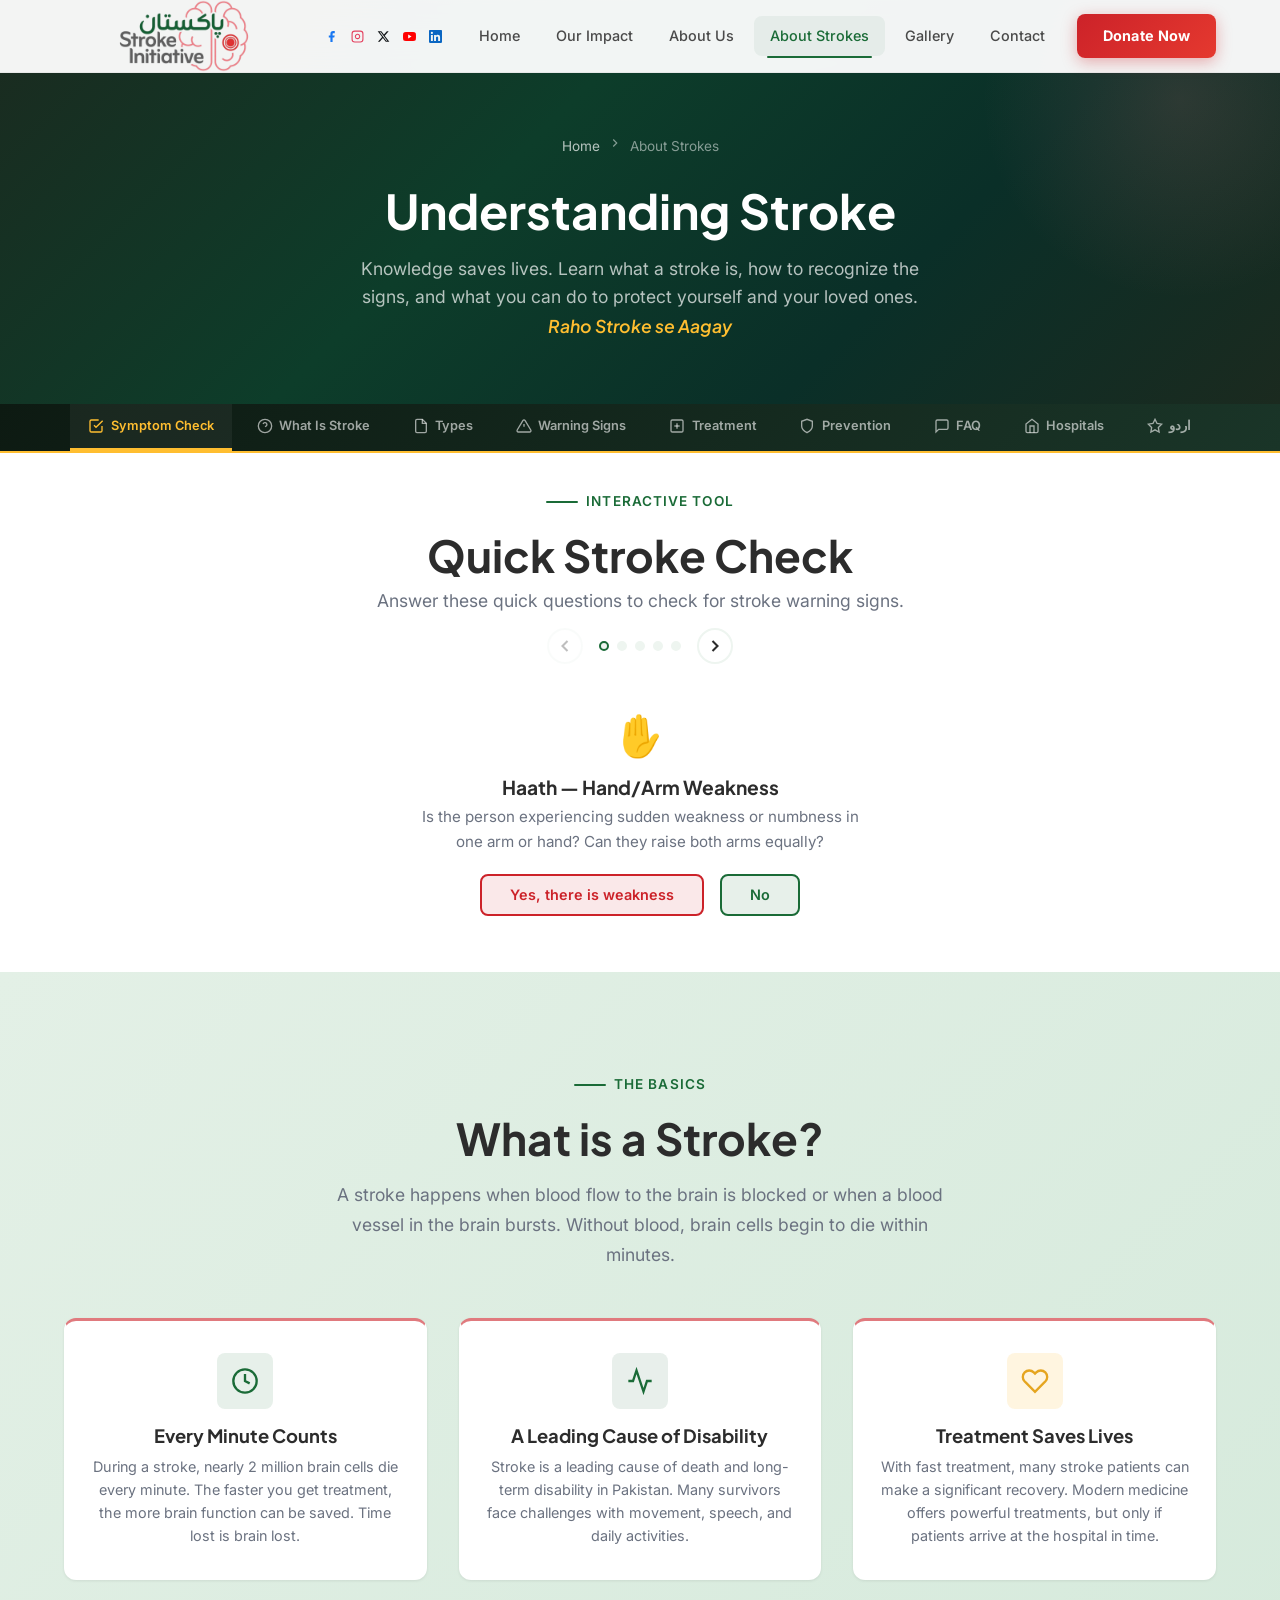
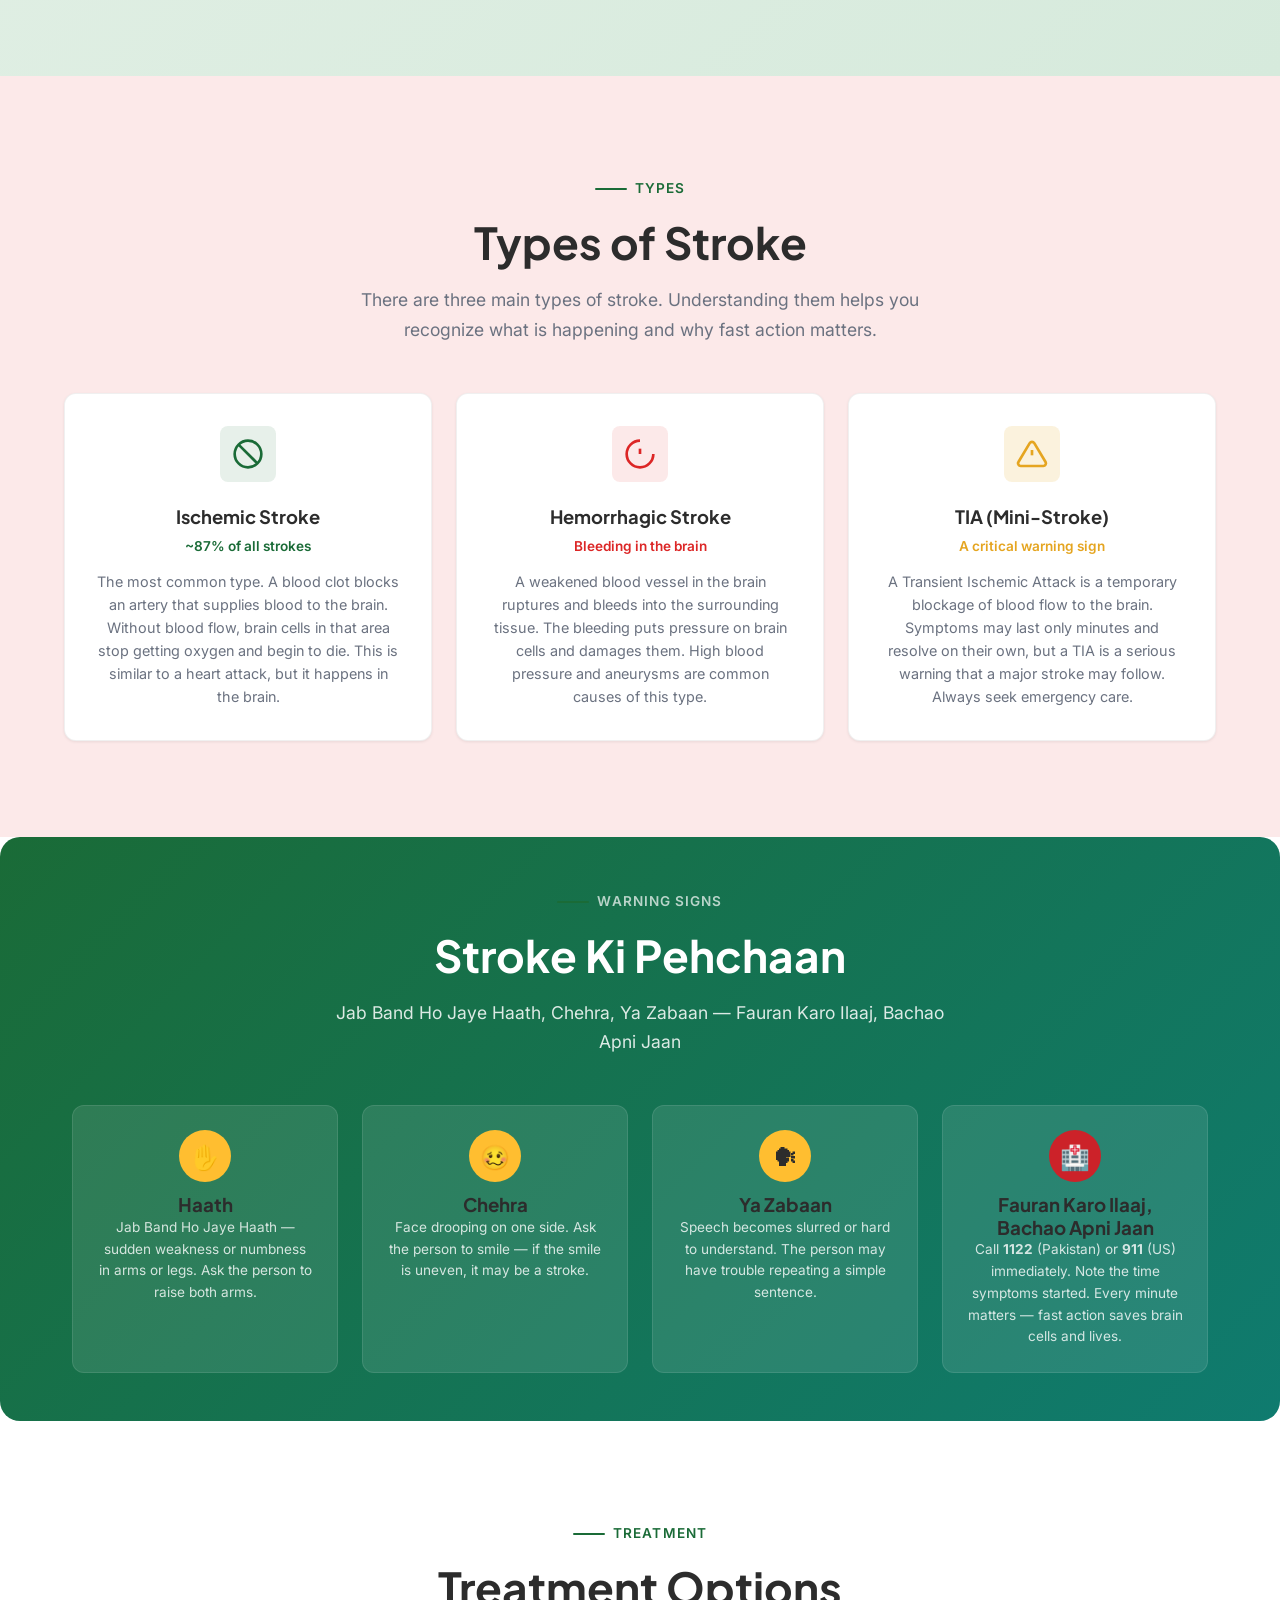
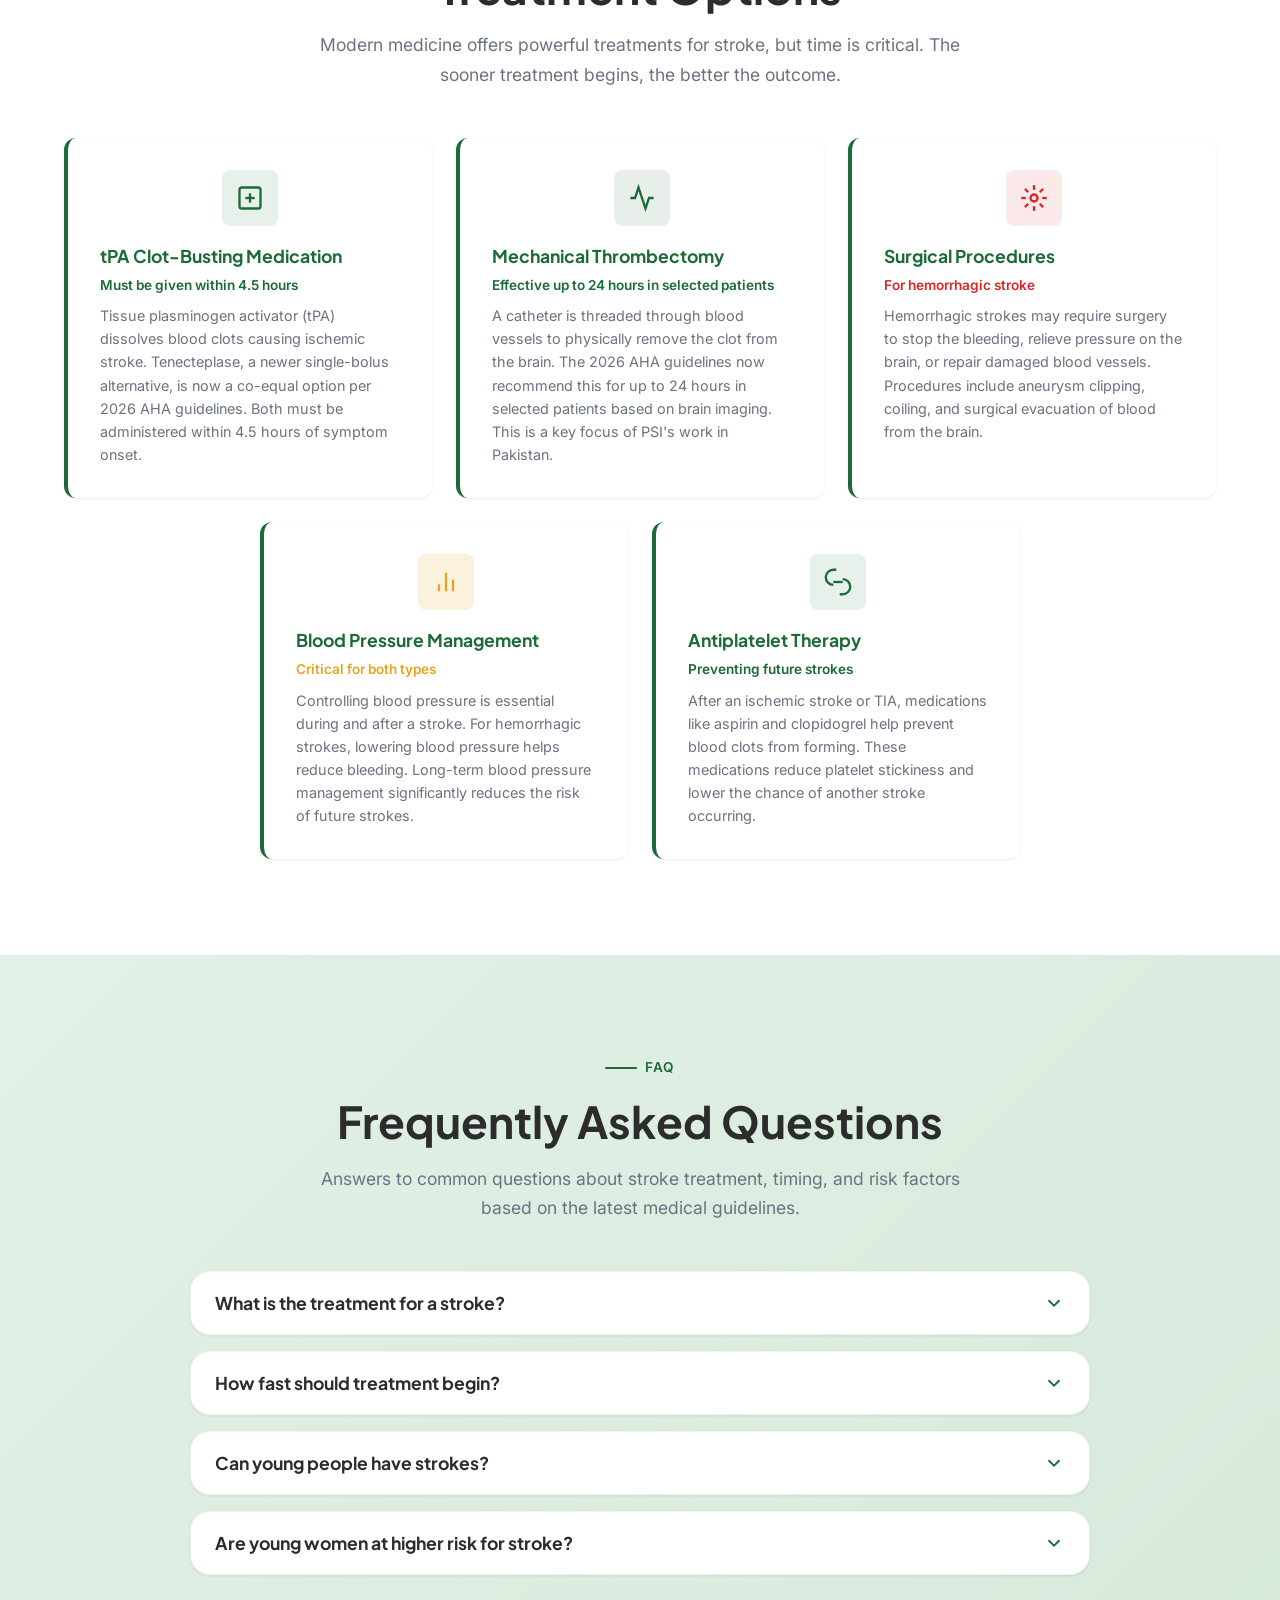
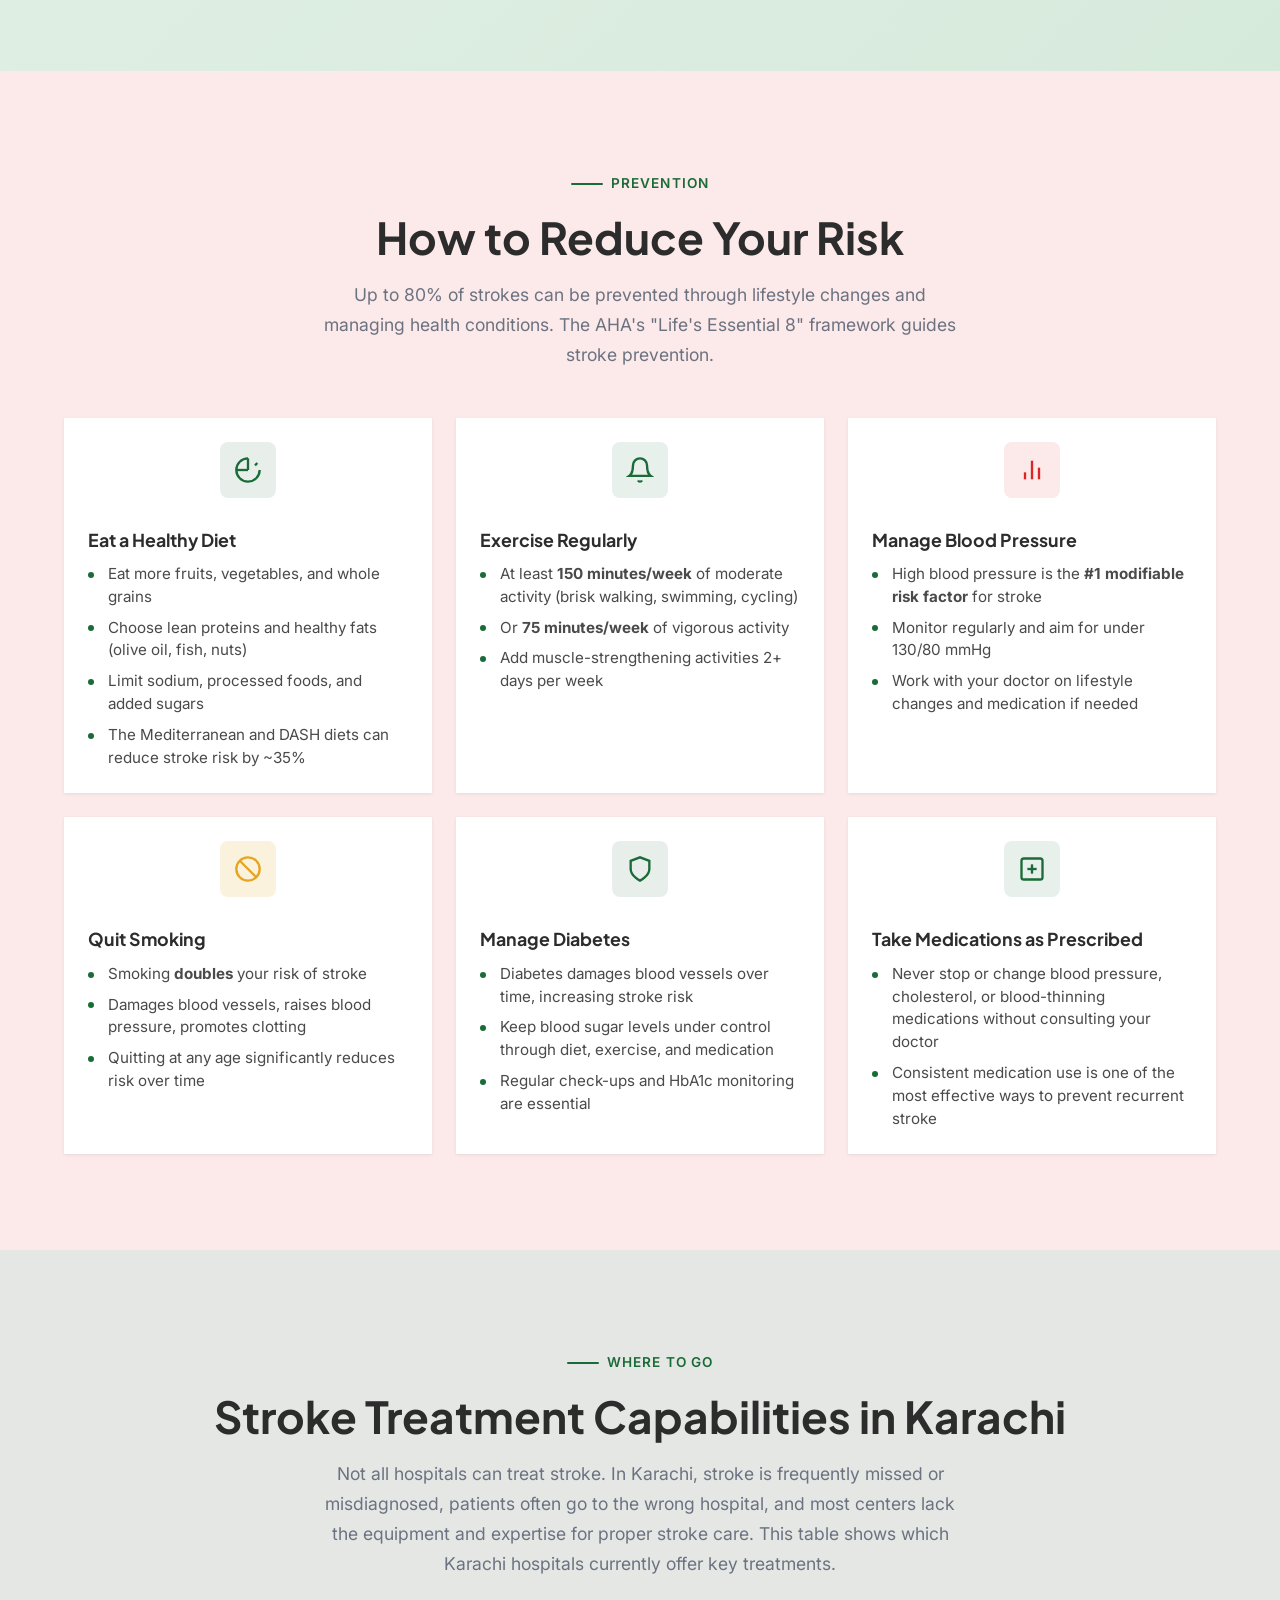
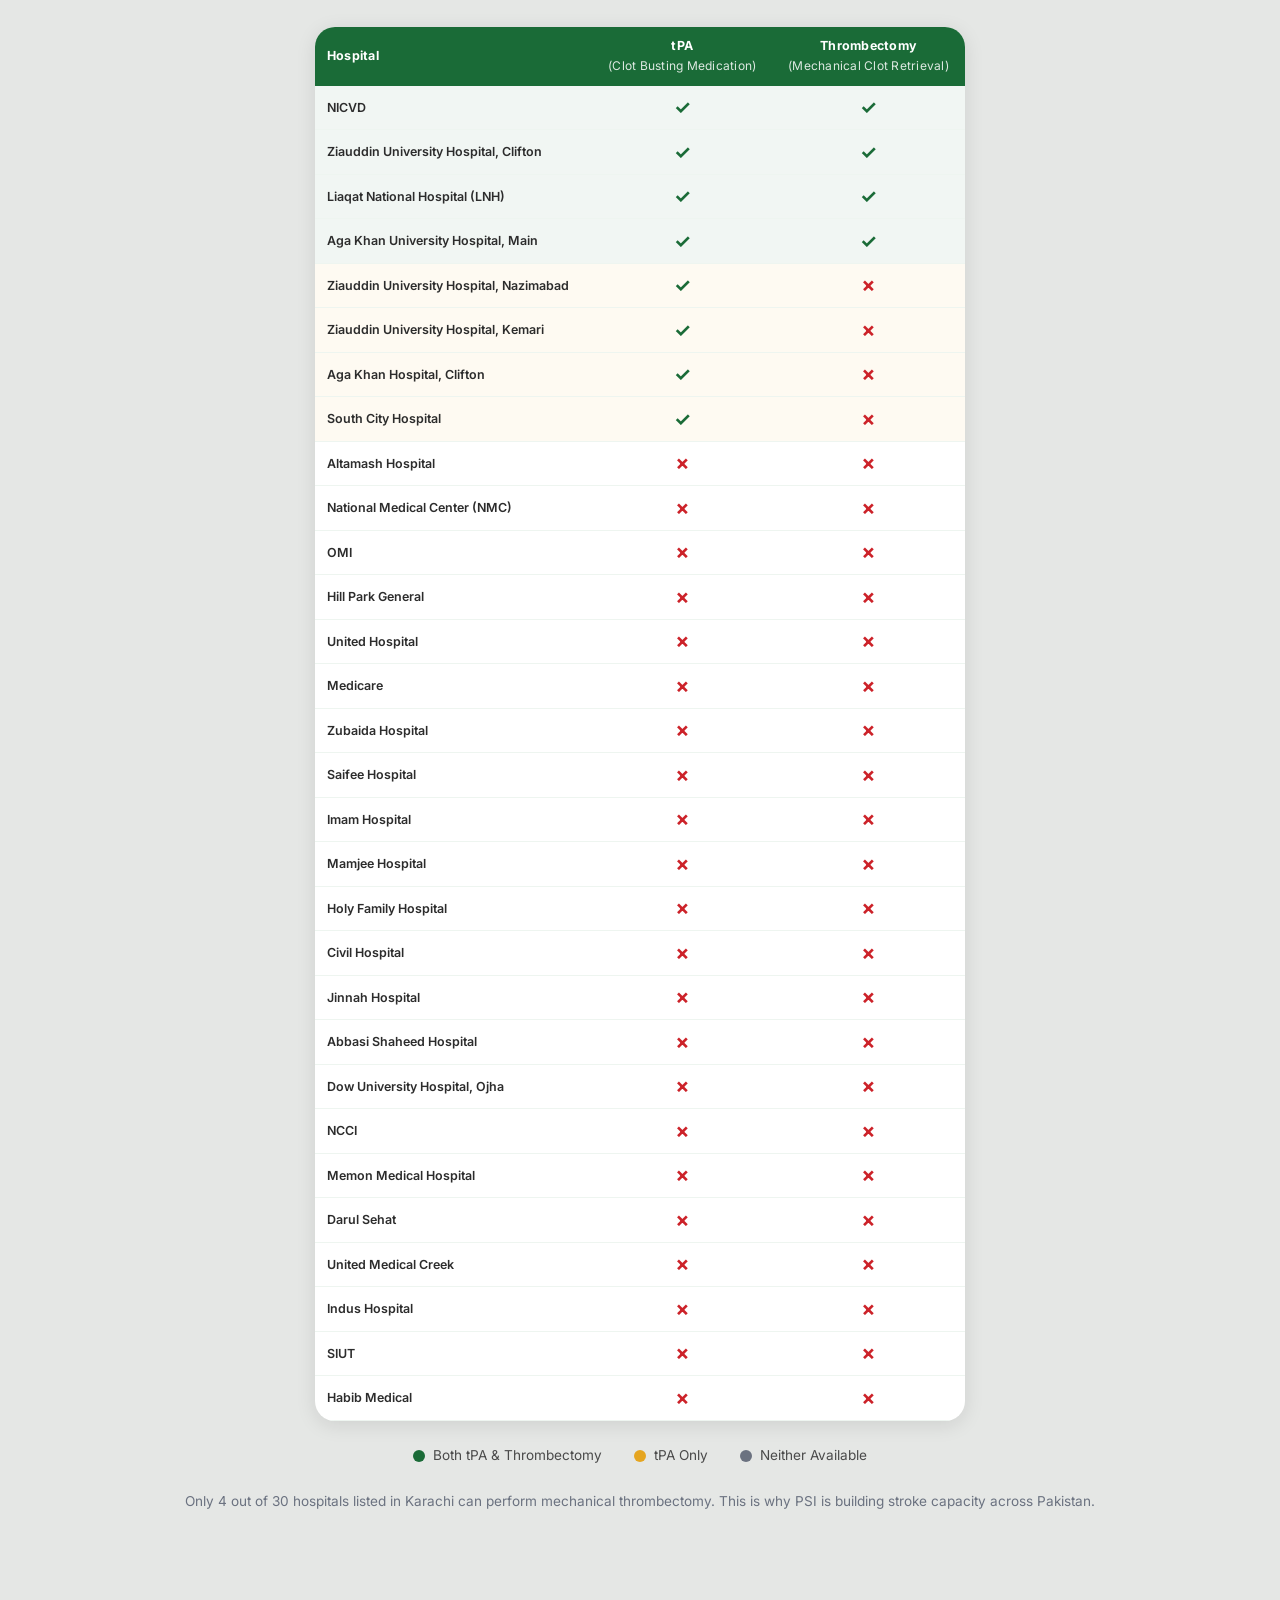
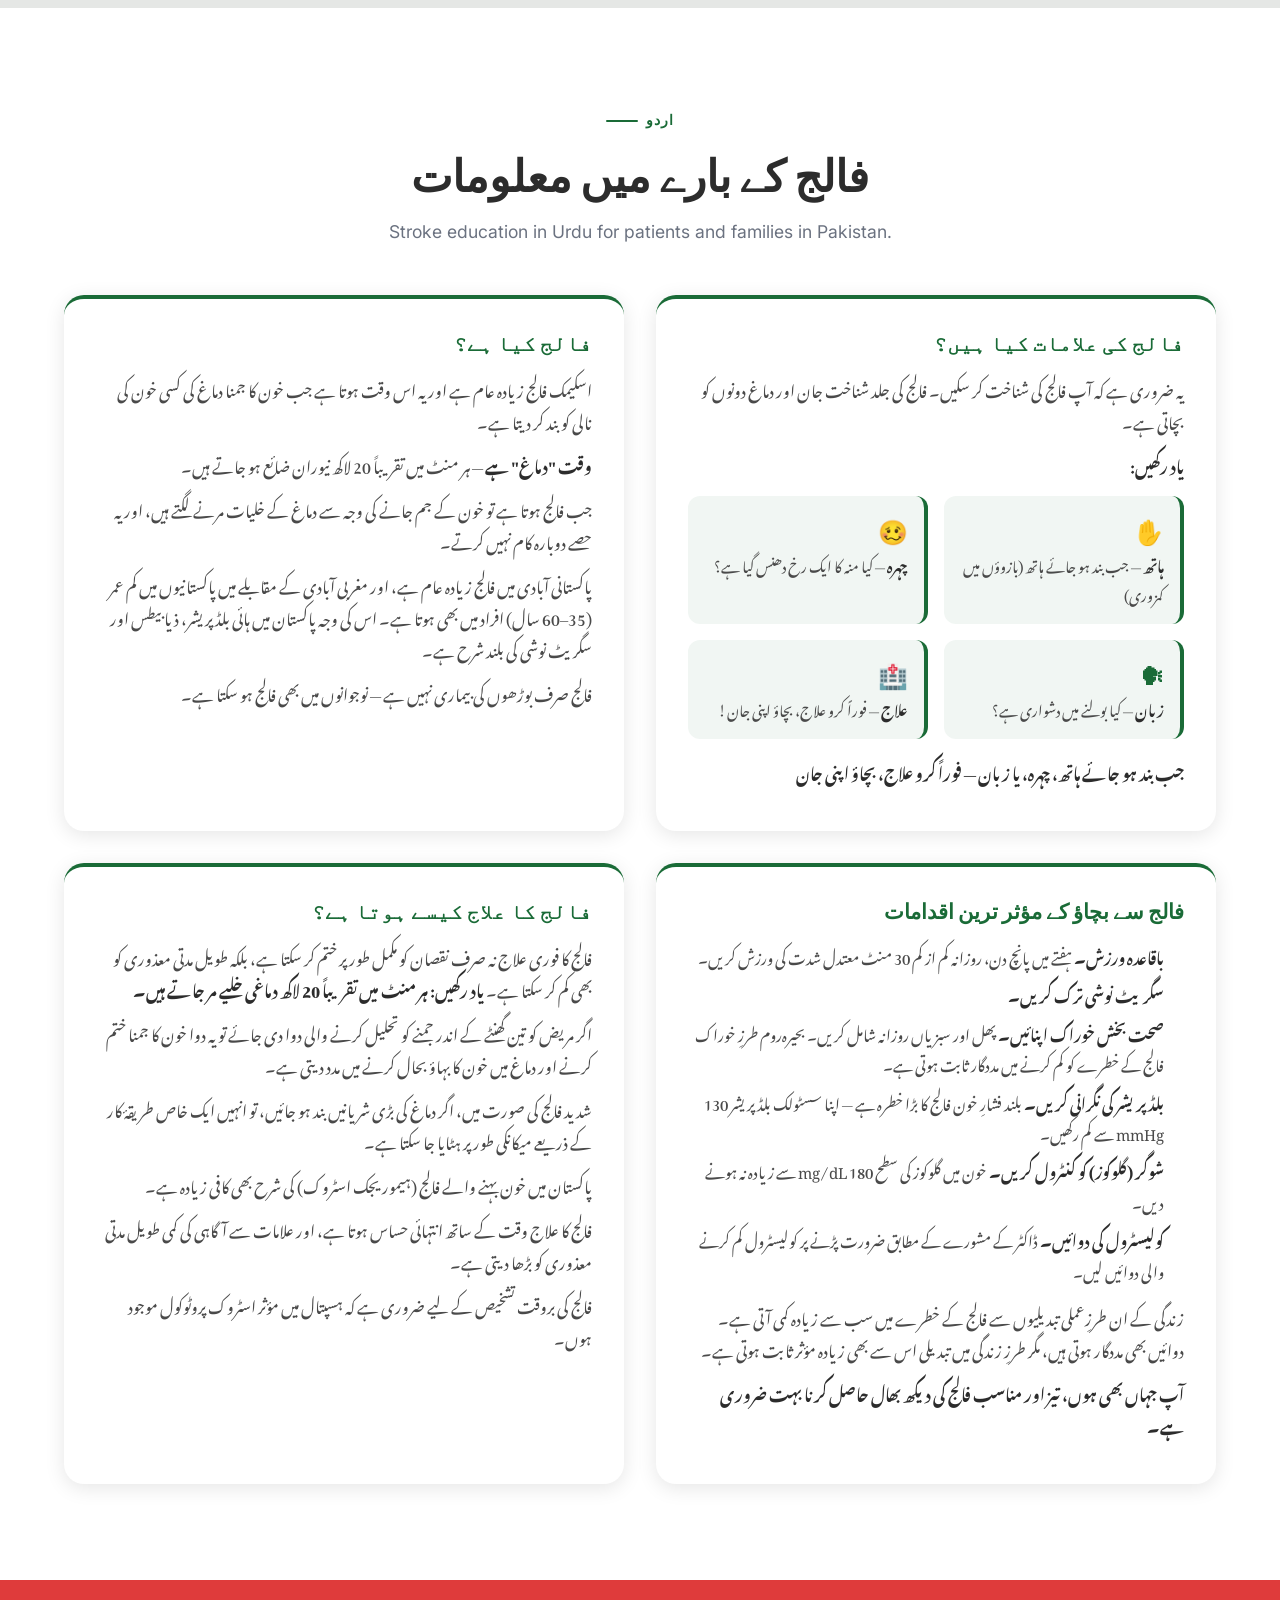
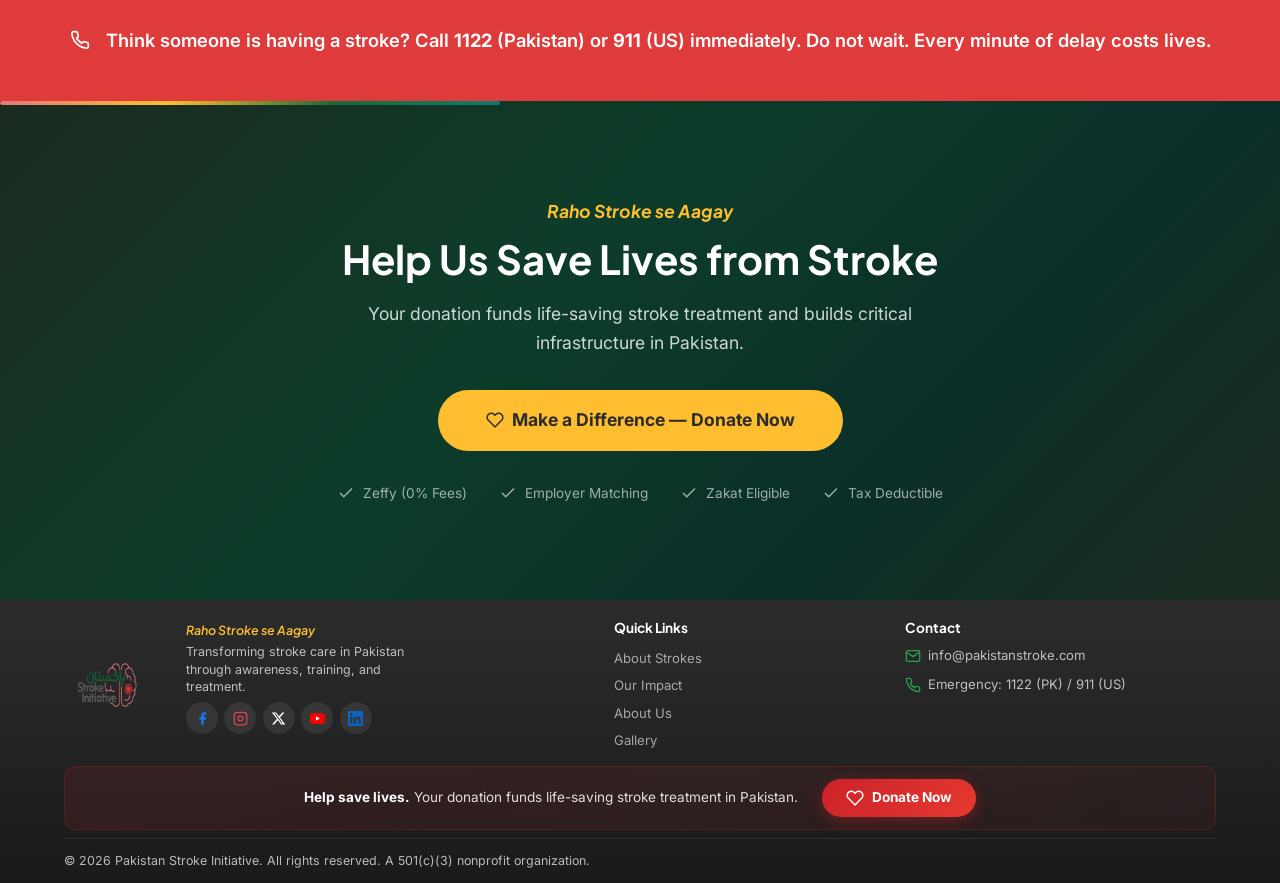
<file: about-strokes.html>
<!DOCTYPE html>
<html lang="en">
<head>
  <meta charset="UTF-8">
  <meta name="viewport" content="width=device-width, initial-scale=1.0">
  <meta name="description" content="Learn about strokes - types, warning signs, treatment options, and prevention tips. Pakistan Stroke Initiative educates and saves lives.">
  <meta name="keywords" content="stroke, ischemic stroke, hemorrhagic stroke, TIA, stroke signs, stroke prevention, stroke treatment, Pakistan stroke care, Urdu stroke acronym">
  <meta name="theme-color" content="#1a6b37">

  <!-- Open Graph -->
  <meta property="og:title" content="About Strokes - Pakistan Stroke Initiative">
  <meta property="og:description" content="Learn about stroke types, warning signs, treatment options, and how to prevent strokes. Every minute counts.">
  <meta property="og:type" content="website">
  <meta property="og:url" content="https://pakistanstroke.com/about-strokes.html">
  <meta property="og:image" content="https://pakistanstroke.com/images/psi-og-image.png">
  <meta property="og:image:width" content="1200">
  <meta property="og:image:height" content="630">
  <meta property="og:site_name" content="Pakistan Stroke Initiative">

  <!-- Twitter Card -->
  <meta name="twitter:card" content="summary_large_image">
  <meta name="twitter:site" content="@pakistanstroke">
  <meta name="twitter:title" content="About Strokes - Pakistan Stroke Initiative">
  <meta name="twitter:description" content="Learn about stroke types, warning signs, treatment options, and how to prevent strokes. Every minute counts.">
  <meta name="twitter:image" content="https://pakistanstroke.com/images/psi-og-image.png">

  <!-- Canonical -->
  <link rel="canonical" href="https://pakistanstroke.com/about-strokes.html">

  <!-- Favicon -->
  <link rel="icon" type="image/png" href="images/favicon.png">
  <link rel="apple-touch-icon" href="images/apple-touch-icon.png">

  <title>About Strokes | Pakistan Stroke Initiative</title>

  <!-- Fonts -->
  <link rel="preconnect" href="https://fonts.googleapis.com">
  <link rel="preconnect" href="https://fonts.gstatic.com" crossorigin>
  <link href="https://fonts.googleapis.com/css2?family=Inter:wght@400;500;600;700&family=Plus+Jakarta+Sans:wght@600;700;800&family=Noto+Nastaliq+Urdu:wght@400;700&display=swap" rel="stylesheet">

  <!-- Styles -->
  <link rel="stylesheet" href="css/styles.css?v=4">
</head>
<body>
  <!-- Skip to Content -->
  <a href="#main" class="skip-link">Skip to main content</a>

  <!-- Scroll Progress -->
  <div class="scroll-progress"><div class="scroll-progress-bar"></div></div>

  <!-- Navigation -->
  <nav class="navbar" role="navigation" aria-label="Main navigation">
    <div class="container">
      <div class="nav-logo-group">
        <a href="index.html" class="nav-logo" aria-label="Pakistan Stroke Initiative Home">
          <img src="images/psi-logo.png" alt="Pakistan Stroke Initiative Logo">
        </a>
        <div class="nav-social">
          <a href="https://www.facebook.com/pakistanstroke" target="_blank" rel="noopener noreferrer" aria-label="Facebook">
            <svg viewBox="0 0 24 24" fill="currentColor" width="18" height="18"><path d="M18 2h-3a5 5 0 0 0-5 5v3H7v4h3v8h4v-8h3l1-4h-4V7a1 1 0 0 1 1-1h3z"/></svg>
          </a>
          <a href="https://www.instagram.com/pak.stroke.initiative/" target="_blank" rel="noopener noreferrer" aria-label="Instagram">
            <svg viewBox="0 0 24 24" fill="none" stroke="currentColor" stroke-width="2" width="18" height="18"><rect x="2" y="2" width="20" height="20" rx="5" ry="5"/><path d="M16 11.37A4 4 0 1 1 12.63 8 4 4 0 0 1 16 11.37z"/><line x1="17.5" y1="6.5" x2="17.51" y2="6.5"/></svg>
          </a>
          <a href="https://twitter.com/pakistanstroke" target="_blank" rel="noopener noreferrer" aria-label="X (Twitter)">
            <svg viewBox="0 0 24 24" fill="currentColor" width="18" height="18"><path d="M18.244 2.25h3.308l-7.227 8.26 8.502 11.24H16.17l-5.214-6.817L4.99 21.75H1.68l7.73-8.835L1.254 2.25H8.08l4.713 6.231zm-1.161 17.52h1.833L7.084 4.126H5.117z"/></svg>
          </a>
          <a href="https://www.youtube.com/@pakistanstroke" target="_blank" rel="noopener noreferrer" aria-label="YouTube">
            <svg viewBox="0 0 24 24" fill="currentColor" width="18" height="18"><path d="M23.498 6.186a3.016 3.016 0 0 0-2.122-2.136C19.505 3.545 12 3.545 12 3.545s-7.505 0-9.377.505A3.017 3.017 0 0 0 .502 6.186C0 8.07 0 12 0 12s0 3.93.502 5.814a3.016 3.016 0 0 0 2.122 2.136c1.871.505 9.376.505 9.376.505s7.505 0 9.377-.505a3.015 3.015 0 0 0 2.122-2.136C24 15.93 24 12 24 12s0-3.93-.502-5.814z"/><polygon points="9.545 15.568 15.818 12 9.545 8.432" fill="#fff"/></svg>
          </a>
          <a href="https://www.linkedin.com/company/pakistan-stroke-initiative" target="_blank" rel="noopener noreferrer" aria-label="LinkedIn">
            <svg viewBox="0 0 24 24" fill="currentColor" width="18" height="18"><path d="M20.447 20.452h-3.554v-5.569c0-1.328-.027-3.037-1.852-3.037-1.853 0-2.136 1.445-2.136 2.939v5.667H9.351V9h3.414v1.561h.046c.477-.9 1.637-1.85 3.37-1.85 3.601 0 4.267 2.37 4.267 5.455v6.286zM5.337 7.433a2.062 2.062 0 0 1-2.063-2.065 2.064 2.064 0 1 1 2.063 2.065zm1.782 13.019H3.555V9h3.564v11.452zM22.225 0H1.771C.792 0 0 .774 0 1.729v20.542C0 23.227.792 24 1.771 24h20.451C23.2 24 24 23.227 24 22.271V1.729C24 .774 23.2 0 22.222 0h.003z"/></svg>
          </a>
        </div>
      </div>

      <div class="nav-links" id="nav-links">
        <a href="index.html">Home</a>
        <a href="impact.html">Our Impact</a>
        <a href="team.html">About Us</a>
        <a href="about-strokes.html" class="active">About Strokes</a>
        <a href="gallery.html">Gallery</a>
        <a href="contact.html">Contact</a>
        <div class="nav-donate">
          <a href="donate.html" class="btn btn-primary btn-sm">Donate Now</a>
        </div>
        <div class="nav-mobile-social">
          <p>Follow Us</p>
          <div class="nav-mobile-social-links">
            <a href="https://www.facebook.com/pakistanstroke" target="_blank" rel="noopener noreferrer" aria-label="Facebook">
              <svg viewBox="0 0 24 24" fill="currentColor"><path d="M18 2h-3a5 5 0 0 0-5 5v3H7v4h3v8h4v-8h3l1-4h-4V7a1 1 0 0 1 1-1h3z"/></svg>
            </a>
            <a href="https://www.instagram.com/pak.stroke.initiative/" target="_blank" rel="noopener noreferrer" aria-label="Instagram">
              <svg viewBox="0 0 24 24" fill="none" stroke="currentColor" stroke-width="2"><rect x="2" y="2" width="20" height="20" rx="5" ry="5"/><path d="M16 11.37A4 4 0 1 1 12.63 8 4 4 0 0 1 16 11.37z"/><line x1="17.5" y1="6.5" x2="17.51" y2="6.5"/></svg>
            </a>
          </div>
          <div class="nav-mobile-social-links">
            <a href="https://twitter.com/pakistanstroke" target="_blank" rel="noopener noreferrer" aria-label="X (Twitter)">
              <svg viewBox="0 0 24 24" fill="currentColor"><path d="M18.244 2.25h3.308l-7.227 8.26 8.502 11.24H16.17l-5.214-6.817L4.99 21.75H1.68l7.73-8.835L1.254 2.25H8.08l4.713 6.231zm-1.161 17.52h1.833L7.084 4.126H5.117z"/></svg>
            </a>
            <a href="https://www.youtube.com/@pakistanstroke" target="_blank" rel="noopener noreferrer" aria-label="YouTube">
              <svg viewBox="0 0 24 24" fill="currentColor"><path d="M23.498 6.186a3.016 3.016 0 0 0-2.122-2.136C19.505 3.545 12 3.545 12 3.545s-7.505 0-9.377.505A3.017 3.017 0 0 0 .502 6.186C0 8.07 0 12 0 12s0 3.93.502 5.814a3.016 3.016 0 0 0 2.122 2.136c1.871.505 9.376.505 9.376.505s7.505 0 9.377-.505a3.015 3.015 0 0 0 2.122-2.136C24 15.93 24 12 24 12s0-3.93-.502-5.814z"/><polygon points="9.545 15.568 15.818 12 9.545 8.432" fill="#fff"/></svg>
            </a>
            <a href="https://www.linkedin.com/company/pakistan-stroke-initiative" target="_blank" rel="noopener noreferrer" aria-label="LinkedIn">
              <svg viewBox="0 0 24 24" fill="currentColor"><path d="M20.447 20.452h-3.554v-5.569c0-1.328-.027-3.037-1.852-3.037-1.853 0-2.136 1.445-2.136 2.939v5.667H9.351V9h3.414v1.561h.046c.477-.9 1.637-1.85 3.37-1.85 3.601 0 4.267 2.37 4.267 5.455v6.286zM5.337 7.433a2.062 2.062 0 0 1-2.063-2.065 2.064 2.064 0 1 1 2.063 2.065zm1.782 13.019H3.555V9h3.564v11.452zM22.225 0H1.771C.792 0 0 .774 0 1.729v20.542C0 23.227.792 24 1.771 24h20.451C23.2 24 24 23.227 24 22.271V1.729C24 .774 23.2 0 22.222 0h.003z"/></svg>
            </a>
          </div>
        </div>
      </div>

      <a href="donate.html" class="nav-mobile-donate" aria-label="Donate">
        <svg viewBox="0 0 24 24" fill="none" stroke="currentColor" stroke-width="2" width="14" height="14"><path d="M20.84 4.61a5.5 5.5 0 0 0-7.78 0L12 5.67l-1.06-1.06a5.5 5.5 0 0 0-7.78 7.78l1.06 1.06L12 21.23l7.78-7.78 1.06-1.06a5.5 5.5 0 0 0 0-7.78z"/></svg>
        Donate
      </a>

      <button class="nav-toggle" aria-label="Toggle menu" aria-expanded="false">
        <span></span>
        <span></span>
        <span></span>
      </button>
    </div>
  </nav>
  <div class="nav-overlay"></div>

  <main id="main">
    <!-- Page Header with Breadcrumb -->
    <section class="page-header">
      <div class="container">
        <nav class="breadcrumb" aria-label="Breadcrumb">
          <a href="index.html">Home</a>
          <svg viewBox="0 0 24 24" fill="none" stroke="currentColor" stroke-width="2" width="14" height="14"><polyline points="9 18 15 12 9 6"/></svg>
          <span>About Strokes</span>
        </nav>
        <h1 class="fade-in">Understanding <span class="highlight">Stroke</span></h1>
        <p class="page-header-subtitle fade-in">Knowledge saves lives. Learn what a stroke is, how to recognize the signs, and what you can do to protect yourself and your loved ones.</p>
        <p class="page-header-slogan fade-in">Raho Stroke se Aagay</p>
      </div>
    </section>

    <!-- Sticky Page Navigation -->
    <nav class="donate-sticky-nav" id="strokes-sticky-nav">
      <div class="container">
        <div class="donate-nav-links" style="justify-content: space-evenly;">
          <a href="#symptom-checker" class="donate-nav-link active">
            <svg viewBox="0 0 24 24" fill="none" stroke="currentColor" stroke-width="2" width="16" height="16"><polyline points="9 11 12 14 22 4"/><path d="M21 12v7a2 2 0 0 1-2 2H5a2 2 0 0 1-2-2V5a2 2 0 0 1 2-2h11"/></svg>
            Symptom Check
          </a>
          <a href="#what-is-stroke" class="donate-nav-link">
            <svg viewBox="0 0 24 24" fill="none" stroke="currentColor" stroke-width="2" width="16" height="16"><circle cx="12" cy="12" r="10"/><path d="M9.09 9a3 3 0 0 1 5.83 1c0 2-3 3-3 3"/><line x1="12" y1="17" x2="12.01" y2="17"/></svg>
            What Is Stroke
          </a>
          <a href="#types" class="donate-nav-link">
            <svg viewBox="0 0 24 24" fill="none" stroke="currentColor" stroke-width="2" width="16" height="16"><path d="M14 2H6a2 2 0 0 0-2 2v16a2 2 0 0 0 2 2h12a2 2 0 0 0 2-2V8z"/><polyline points="14 2 14 8 20 8"/></svg>
            Types
          </a>
          <a href="#warning-signs" class="donate-nav-link">
            <svg viewBox="0 0 24 24" fill="none" stroke="currentColor" stroke-width="2" width="16" height="16"><path d="M10.29 3.86L1.82 18a2 2 0 0 0 1.71 3h16.94a2 2 0 0 0 1.71-3L13.71 3.86a2 2 0 0 0-3.42 0z"/><line x1="12" y1="9" x2="12" y2="13"/><line x1="12" y1="17" x2="12.01" y2="17"/></svg>
            Warning Signs
          </a>
          <a href="#treatment" class="donate-nav-link">
            <svg viewBox="0 0 24 24" fill="none" stroke="currentColor" stroke-width="2" width="16" height="16"><path d="M19 3H5a2 2 0 0 0-2 2v14a2 2 0 0 0 2 2h14a2 2 0 0 0 2-2V5a2 2 0 0 0-2-2z"/><path d="M12 8v8"/><path d="M8 12h8"/></svg>
            Treatment
          </a>
          <a href="#prevention" class="donate-nav-link">
            <svg viewBox="0 0 24 24" fill="none" stroke="currentColor" stroke-width="2" width="16" height="16"><path d="M12 22s8-4 8-10V5l-8-3-8 3v7c0 6 8 10 8 10z"/></svg>
            Prevention
          </a>
          <a href="#faq" class="donate-nav-link">
            <svg viewBox="0 0 24 24" fill="none" stroke="currentColor" stroke-width="2" width="16" height="16"><path d="M21 15a2 2 0 0 1-2 2H7l-4 4V5a2 2 0 0 1 2-2h14a2 2 0 0 1 2 2z"/></svg>
            FAQ
          </a>
          <a href="#hospitals" class="donate-nav-link">
            <svg viewBox="0 0 24 24" fill="none" stroke="currentColor" stroke-width="2" width="16" height="16"><path d="M3 9l9-7 9 7v11a2 2 0 0 1-2 2H5a2 2 0 0 1-2-2z"/><polyline points="9 22 9 12 15 12 15 22"/></svg>
            Hospitals
          </a>
          <a href="#urdu-resources" class="donate-nav-link">
            <svg viewBox="0 0 24 24" fill="none" stroke="currentColor" stroke-width="2" width="16" height="16"><path d="M12 2l3.09 6.26L22 9.27l-5 4.87 1.18 6.88L12 17.77l-6.18 3.25L7 14.14 2 9.27l6.91-1.01L12 2z"/></svg>
            اردو
          </a>
        </div>
      </div>
    </nav>

    <!-- Interactive Stroke Symptom Checker (MOVED TO TOP) -->
    <section class="section" id="symptom-checker" style="background: #ffffff; padding-top: 2rem; padding-bottom: 1.5rem;">
      <div class="container">
        <div class="text-center fade-in" style="margin-bottom: 0.75rem;">
          <span class="section-label">Interactive Tool</span>
          <h2 class="section-title" style="margin-bottom: 0.25rem;">Quick Stroke Check</h2>
          <p class="section-subtitle" style="margin-bottom: 0;">Answer these quick questions to check for stroke warning signs.</p>
        </div>

        <div class="symptom-checker fade-in">
          <!-- Carousel Navigation -->
          <div class="checker-nav">
            <button class="checker-arrow checker-prev" aria-label="Previous question" disabled>
              <svg viewBox="0 0 24 24" fill="none" stroke="currentColor" stroke-width="2.5" width="20" height="20"><polyline points="15 18 9 12 15 6"/></svg>
            </button>
            <div class="checker-progress">
              <div class="checker-dot active"></div>
              <div class="checker-dot"></div>
              <div class="checker-dot"></div>
              <div class="checker-dot"></div>
              <div class="checker-dot"></div>
            </div>
            <button class="checker-arrow checker-next" aria-label="Next question">
              <svg viewBox="0 0 24 24" fill="none" stroke="currentColor" stroke-width="2.5" width="20" height="20"><polyline points="9 18 15 12 9 6"/></svg>
            </button>
          </div>

          <!-- Carousel Track -->
          <div class="checker-track">
            <div class="checker-step active">
              <div class="checker-icon">&#x270B;</div>
              <h3>Haath &mdash; Hand/Arm Weakness</h3>
              <p>Is the person experiencing sudden weakness or numbness in one arm or hand? Can they raise both arms equally?</p>
              <div class="checker-buttons">
                <button class="checker-btn yes">Yes, there is weakness</button>
                <button class="checker-btn no">No</button>
              </div>
            </div>

            <div class="checker-step">
              <div class="checker-icon">&#x1F974;</div>
              <h3>Chehra &mdash; Face Drooping</h3>
              <p>Is one side of the person's face drooping? Ask them to smile &mdash; is the smile uneven?</p>
              <div class="checker-buttons">
                <button class="checker-btn yes">Yes, face is drooping</button>
                <button class="checker-btn no">No</button>
              </div>
            </div>

            <div class="checker-step">
              <div class="checker-icon">&#x1F5E3;</div>
              <h3>Zabaan &mdash; Speech Difficulty</h3>
              <p>Is their speech slurred or hard to understand? Can they repeat a simple sentence correctly?</p>
              <div class="checker-buttons">
                <button class="checker-btn yes">Yes, speech is affected</button>
                <button class="checker-btn no">No</button>
              </div>
            </div>

            <div class="checker-step">
              <div class="checker-icon">&#x1F4AB;</div>
              <h3>Sudden Vision Changes</h3>
              <p>Is the person experiencing sudden blurred or double vision, or loss of vision in one or both eyes?</p>
              <div class="checker-buttons">
                <button class="checker-btn yes">Yes, vision is affected</button>
                <button class="checker-btn no">No</button>
              </div>
            </div>

            <div class="checker-step">
              <div class="checker-icon">&#x1F4A5;</div>
              <h3>Sudden Severe Headache</h3>
              <p>Has the person developed a sudden, severe headache with no known cause?</p>
              <div class="checker-buttons">
                <button class="checker-btn yes">Yes, severe headache</button>
                <button class="checker-btn no">No</button>
              </div>
            </div>
          </div>

          <div class="checker-result" style="display: none;"></div>
        </div>
      </div>
    </section>

    <!-- What is a Stroke? -->
    <section class="section" id="what-is-stroke" style="background: linear-gradient(135deg, #e3f0e6 0%, #d6eadc 100%);">
      <div class="container">
        <div class="text-center fade-in" style="margin-bottom: 3rem;">
          <span class="section-label">The Basics</span>
          <h2 class="section-title">What is a Stroke?</h2>
          <p class="section-subtitle">A stroke happens when blood flow to the brain is blocked or when a blood vessel in the brain bursts. Without blood, brain cells begin to die within minutes.</p>
        </div>

        <div class="quick-info-grid stagger-children">
          <div class="quick-info-card fade-in">
            <div class="quick-info-icon purple">
              <svg viewBox="0 0 24 24" fill="none" stroke="currentColor" stroke-width="2" width="28" height="28"><circle cx="12" cy="12" r="10"/><path d="M12 6v6l4 2"/></svg>
            </div>
            <h3>Every Minute Counts</h3>
            <p>During a stroke, nearly 2 million brain cells die every minute. The faster you get treatment, the more brain function can be saved. Time lost is brain lost.</p>
          </div>

          <div class="quick-info-card fade-in">
            <div class="quick-info-icon green">
              <svg viewBox="0 0 24 24" fill="none" stroke="currentColor" stroke-width="2" width="28" height="28"><path d="M22 12h-4l-3 9L9 3l-3 9H2"/></svg>
            </div>
            <h3>A Leading Cause of Disability</h3>
            <p>Stroke is a leading cause of death and long-term disability in Pakistan. Many survivors face challenges with movement, speech, and daily activities.</p>
          </div>

          <div class="quick-info-card fade-in">
            <div class="quick-info-icon gold">
              <svg viewBox="0 0 24 24" fill="none" stroke="currentColor" stroke-width="2" width="28" height="28"><path d="M20.84 4.61a5.5 5.5 0 0 0-7.78 0L12 5.67l-1.06-1.06a5.5 5.5 0 0 0-7.78 7.78l1.06 1.06L12 21.23l7.78-7.78 1.06-1.06a5.5 5.5 0 0 0 0-7.78z"/></svg>
            </div>
            <h3>Treatment Saves Lives</h3>
            <p>With fast treatment, many stroke patients can make a significant recovery. Modern medicine offers powerful treatments, but only if patients arrive at the hospital in time.</p>
          </div>
        </div>
      </div>
    </section>

    <!-- Types of Stroke -->
    <section class="section" id="types" style="background: #fce9e9;">
      <div class="container">
        <div class="text-center fade-in" style="margin-bottom: 3rem;">
          <span class="section-label">Types</span>
          <h2 class="section-title">Types of Stroke</h2>
          <p class="section-subtitle">There are three main types of stroke. Understanding them helps you recognize what is happening and why fast action matters.</p>
        </div>

        <div class="stroke-types-grid stagger-children">
          <div class="stroke-type-card fade-in">
            <div class="quick-info-icon purple" style="margin-bottom: 1.5rem;">
              <svg viewBox="0 0 24 24" fill="none" stroke="currentColor" stroke-width="2" width="32" height="32"><circle cx="12" cy="12" r="10"/><line x1="4.93" y1="4.93" x2="19.07" y2="19.07"/></svg>
            </div>
            <h3>Ischemic Stroke</h3>
            <p style="font-size: 0.85rem; font-weight: 600; color: var(--purple); margin-bottom: 0.75rem;">~87% of all strokes</p>
            <p>The most common type. A blood clot blocks an artery that supplies blood to the brain. Without blood flow, brain cells in that area stop getting oxygen and begin to die. This is similar to a heart attack, but it happens in the brain.</p>
          </div>

          <div class="stroke-type-card fade-in">
            <div class="quick-info-icon" style="background: rgba(220,38,38,0.1); color: #dc2626; margin-bottom: 1.5rem;">
              <svg viewBox="0 0 24 24" fill="none" stroke="currentColor" stroke-width="2" width="32" height="32"><path d="M12 2a10 10 0 1 0 10 10"/><path d="M12 8v4"/><path d="M12 16h.01"/></svg>
            </div>
            <h3>Hemorrhagic Stroke</h3>
            <p style="font-size: 0.85rem; font-weight: 600; color: #dc2626; margin-bottom: 0.75rem;">Bleeding in the brain</p>
            <p>A weakened blood vessel in the brain ruptures and bleeds into the surrounding tissue. The bleeding puts pressure on brain cells and damages them. High blood pressure and aneurysms are common causes of this type.</p>
          </div>

          <div class="stroke-type-card fade-in">
            <div class="quick-info-icon" style="background: rgba(229,165,32,0.15); color: #e5a520; margin-bottom: 1.5rem;">
              <svg viewBox="0 0 24 24" fill="none" stroke="currentColor" stroke-width="2" width="32" height="32"><path d="M10.29 3.86L1.82 18a2 2 0 0 0 1.71 3h16.94a2 2 0 0 0 1.71-3L13.71 3.86a2 2 0 0 0-3.42 0z"/><line x1="12" y1="9" x2="12" y2="13"/><line x1="12" y1="17" x2="12.01" y2="17"/></svg>
            </div>
            <h3>TIA (Mini-Stroke)</h3>
            <p style="font-size: 0.85rem; font-weight: 600; color: #e5a520; margin-bottom: 0.75rem;">A critical warning sign</p>
            <p>A Transient Ischemic Attack is a temporary blockage of blood flow to the brain. Symptoms may last only minutes and resolve on their own, but a TIA is a serious warning that a major stroke may follow. Always seek emergency care.</p>
          </div>
        </div>
      </div>
    </section>

    <!-- Stroke Warning Signs -->
    <section class="section befast-section" id="warning-signs">
      <div class="container">
        <div class="text-center fade-in" style="margin-bottom: 3rem;">
          <span class="section-label" style="color: rgba(255,255,255,0.7); border-color: rgba(255,255,255,0.3);">Warning Signs</span>
          <h2 class="section-title" style="color: #fff;">Stroke Ki Pehchaan</h2>
          <p class="section-subtitle" style="color: rgba(255,255,255,0.85);">Jab Band Ho Jaye Haath, Chehra, Ya Zabaan &mdash; Fauran Karo Ilaaj, Bachao Apni Jaan</p>
        </div>

        <div class="befast-large-grid stagger-children" style="grid-template-columns: repeat(auto-fit, minmax(220px, 1fr));">
          <div class="befast-large-item fade-in">
            <div class="befast-large-letter warning-icon-animated hand">&#x270B;</div>
            <div>
              <h3>Haath</h3>
              <p>Jab Band Ho Jaye Haath &mdash; sudden weakness or numbness in arms or legs. Ask the person to raise both arms.</p>
            </div>
          </div>

          <div class="befast-large-item fade-in">
            <div class="befast-large-letter warning-icon-animated face">&#x1F974;</div>
            <div>
              <h3>Chehra</h3>
              <p>Face drooping on one side. Ask the person to smile &mdash; if the smile is uneven, it may be a stroke.</p>
            </div>
          </div>

          <div class="befast-large-item fade-in">
            <div class="befast-large-letter warning-icon-animated speech">&#x1F5E3;</div>
            <div>
              <h3>Ya Zabaan</h3>
              <p>Speech becomes slurred or hard to understand. The person may have trouble repeating a simple sentence.</p>
            </div>
          </div>

          <div class="befast-large-item fade-in">
            <div class="befast-large-letter warning-icon-animated urgent" style="background: var(--red);">&#x1F3E5;</div>
            <div>
              <h3>Fauran Karo Ilaaj, Bachao Apni Jaan</h3>
              <p>Call <strong>1122</strong> (Pakistan) or <strong>911</strong> (US) immediately. Note the time symptoms started. Every minute matters &mdash; fast action saves brain cells and lives.</p>
            </div>
          </div>
        </div>
      </div>
    </section>

    <!-- Treatment Options -->
    <section class="section" id="treatment" style="background: #ffffff;">
      <div class="container">
        <div class="text-center fade-in" style="margin-bottom: 3rem;">
          <span class="section-label">Treatment</span>
          <h2 class="section-title">Treatment Options</h2>
          <p class="section-subtitle">Modern medicine offers powerful treatments for stroke, but time is critical. The sooner treatment begins, the better the outcome.</p>
        </div>

        <div class="treatments-grid stagger-children">
          <div class="treatment-card fade-in-left">
            <div class="quick-info-icon purple" style="margin-bottom: 1.25rem;">
              <svg viewBox="0 0 24 24" fill="none" stroke="currentColor" stroke-width="2" width="28" height="28"><path d="M19 3H5a2 2 0 0 0-2 2v14a2 2 0 0 0 2 2h14a2 2 0 0 0 2-2V5a2 2 0 0 0-2-2z"/><path d="M12 8v8"/><path d="M8 12h8"/></svg>
            </div>
            <h3>tPA Clot-Busting Medication</h3>
            <p style="font-size: 0.85rem; font-weight: 600; color: var(--purple); margin-bottom: 0.5rem;">Must be given within 4.5 hours</p>
            <p>Tissue plasminogen activator (tPA) dissolves blood clots causing ischemic stroke. Tenecteplase, a newer single-bolus alternative, is now a co-equal option per 2026 AHA guidelines. Both must be administered within 4.5 hours of symptom onset.</p>
          </div>

          <div class="treatment-card fade-in-right">
            <div class="quick-info-icon green" style="margin-bottom: 1.25rem;">
              <svg viewBox="0 0 24 24" fill="none" stroke="currentColor" stroke-width="2" width="28" height="28"><path d="M22 12h-4l-3 9L9 3l-3 9H2"/></svg>
            </div>
            <h3>Mechanical Thrombectomy</h3>
            <p style="font-size: 0.85rem; font-weight: 600; color: var(--green); margin-bottom: 0.5rem;">Effective up to 24 hours in selected patients</p>
            <p>A catheter is threaded through blood vessels to physically remove the clot from the brain. The 2026 AHA guidelines now recommend this for up to 24 hours in selected patients based on brain imaging. This is a key focus of PSI's work in Pakistan.</p>
          </div>

          <div class="treatment-card fade-in-left">
            <div class="quick-info-icon" style="background: rgba(220,38,38,0.1); color: #dc2626; margin-bottom: 1.25rem;">
              <svg viewBox="0 0 24 24" fill="none" stroke="currentColor" stroke-width="2" width="28" height="28"><circle cx="12" cy="12" r="3"/><path d="M12 1v4"/><path d="M12 19v4"/><path d="M4.22 4.22l2.83 2.83"/><path d="M16.95 16.95l2.83 2.83"/><path d="M1 12h4"/><path d="M19 12h4"/><path d="M4.22 19.78l2.83-2.83"/><path d="M16.95 7.05l2.83-2.83"/></svg>
            </div>
            <h3>Surgical Procedures</h3>
            <p style="font-size: 0.85rem; font-weight: 600; color: #dc2626; margin-bottom: 0.5rem;">For hemorrhagic stroke</p>
            <p>Hemorrhagic strokes may require surgery to stop the bleeding, relieve pressure on the brain, or repair damaged blood vessels. Procedures include aneurysm clipping, coiling, and surgical evacuation of blood from the brain.</p>
          </div>

          <div class="treatment-card fade-in-right">
            <div class="quick-info-icon" style="background: rgba(229,165,32,0.15); color: #e5a520; margin-bottom: 1.25rem;">
              <svg viewBox="0 0 24 24" fill="none" stroke="currentColor" stroke-width="2" width="28" height="28"><path d="M18 20V10"/><path d="M12 20V4"/><path d="M6 20v-6"/></svg>
            </div>
            <h3>Blood Pressure Management</h3>
            <p style="font-size: 0.85rem; font-weight: 600; color: #e5a520; margin-bottom: 0.5rem;">Critical for both types</p>
            <p>Controlling blood pressure is essential during and after a stroke. For hemorrhagic strokes, lowering blood pressure helps reduce bleeding. Long-term blood pressure management significantly reduces the risk of future strokes.</p>
          </div>

          <div class="treatment-card fade-in-left">
            <div class="quick-info-icon purple" style="margin-bottom: 1.25rem;">
              <svg viewBox="0 0 24 24" fill="none" stroke="currentColor" stroke-width="2" width="28" height="28"><path d="M10.5 1.5H8A6.5 6.5 0 0 0 1.5 8v0a6.5 6.5 0 0 0 6.5 6.5h0"/><path d="M13.5 22.5H16a6.5 6.5 0 0 0 6.5-6.5v0A6.5 6.5 0 0 0 16 9.5h0"/><line x1="8" y1="12" x2="16" y2="12"/></svg>
            </div>
            <h3>Antiplatelet Therapy</h3>
            <p style="font-size: 0.85rem; font-weight: 600; color: var(--purple); margin-bottom: 0.5rem;">Preventing future strokes</p>
            <p>After an ischemic stroke or TIA, medications like aspirin and clopidogrel help prevent blood clots from forming. These medications reduce platelet stickiness and lower the chance of another stroke occurring.</p>
          </div>
        </div>
      </div>
    </section>

    <!-- FAQ Section (MOVED AFTER TREATMENT) -->
    <section class="section" id="faq" style="background: linear-gradient(135deg, #e3f0e6 0%, #d6eadc 100%);">
      <div class="container">
        <div class="text-center fade-in" style="margin-bottom: 3rem;">
          <span class="section-label">FAQ</span>
          <h2 class="section-title">Frequently Asked Questions</h2>
          <p class="section-subtitle">Answers to common questions about stroke treatment, timing, and risk factors based on the latest medical guidelines.</p>
        </div>

        <div class="faq-list stagger-children">
          <!-- FAQ 1: Treatment -->
          <div class="faq-item fade-in">
            <button class="faq-question" aria-expanded="false">
              What is the treatment for a stroke?
              <svg viewBox="0 0 24 24" fill="none" stroke="currentColor" stroke-width="2" width="22" height="22"><polyline points="6 9 12 15 18 9"/></svg>
            </button>
            <div class="faq-answer">
              <div class="faq-answer-inner">
                <p>Treatment depends on the <strong>type of stroke</strong> (ischemic or hemorrhagic) and how quickly the patient receives care.</p>

                <h3>For Ischemic Stroke (Blood Clot)</h3>
                <ul>
                  <li><strong>Clot-busting medication (tPA/tenecteplase):</strong> IV medication that dissolves the blood clot. Per the 2026 AHA/ASA guidelines, both alteplase and tenecteplase are now recommended. Must be given within <strong>4.5 hours</strong> of symptom onset, though imaging-guided treatment may extend this window.</li>
                  <li><strong>Mechanical thrombectomy:</strong> A catheter is inserted through a blood vessel and guided to the brain to physically remove the clot. Most effective within <strong>6 hours</strong>, but the 2026 guidelines now recommend it up to <strong>24 hours</strong> in selected patients based on brain imaging.</li>
                  <li><strong>Antiplatelet therapy:</strong> After initial treatment, aspirin, clopidogrel, or anticoagulants are prescribed to prevent future strokes.</li>
                </ul>

                <h3>For Hemorrhagic Stroke (Bleeding)</h3>
                <ul>
                  <li><strong>Blood pressure control:</strong> Rapidly lowering blood pressure to reduce further bleeding.</li>
                  <li><strong>Surgery:</strong> Aneurysm clipping, coiling, or surgical evacuation may be needed to stop bleeding and relieve pressure on the brain.</li>
                  <li><strong>Decompressive craniectomy:</strong> In severe cases with brain swelling, part of the skull may be temporarily removed to reduce pressure.</li>
                </ul>

                <h3>Rehabilitation</h3>
                <p>Recovery typically begins within 24&ndash;48 hours. The first 3 months are the most critical recovery period. Rehabilitation includes physical therapy, occupational therapy, speech therapy, and cognitive rehabilitation. Recovery can continue for months to years after stroke.</p>
              </div>
            </div>
          </div>

          <!-- FAQ 2: Golden Hour -->
          <div class="faq-item fade-in">
            <button class="faq-question" aria-expanded="false">
              How fast should treatment begin?
              <svg viewBox="0 0 24 24" fill="none" stroke="currentColor" stroke-width="2" width="22" height="22"><polyline points="6 9 12 15 18 9"/></svg>
            </button>
            <div class="faq-answer">
              <div class="faq-answer-inner">
                <p><strong>Every minute matters.</strong> During a stroke, the brain loses approximately <strong>1.9 million neurons per minute</strong>. The faster treatment begins, the more brain function can be saved.</p>

                <h3>Treatment Time Windows</h3>
                <ul>
                  <li><strong>tPA/tenecteplase:</strong> Standard window is within <strong>4.5 hours</strong> of symptom onset. With advanced brain imaging (CT perfusion or MRI), treatment may be possible up to <strong>9&ndash;24 hours</strong> in some patients.</li>
                  <li><strong>Mechanical thrombectomy:</strong> Standard window is <strong>6 hours</strong>, extended to <strong>24 hours</strong> in selected patients based on imaging showing salvageable brain tissue.</li>
                  <li><strong>Every 15-minute reduction</strong> in treatment time leads to measurably better outcomes.</li>
                </ul>

                <h3>The Modern Approach: Imaging Over Time Alone</h3>
                <p>The 2026 AHA/ASA guidelines emphasize that <strong>brain imaging results now matter more than the clock alone</strong>. Advanced imaging can identify patients who still have salvageable brain tissue well beyond traditional time windows. This is why getting to a properly equipped hospital is critical.</p>

                <h3>Common Causes of Delay</h3>
                <ul>
                  <li>Waiting at home hoping symptoms will pass</li>
                  <li>Not recognizing stroke symptoms</li>
                  <li>Going to a hospital that cannot treat stroke</li>
                  <li>Lack of organized stroke protocols and EMS systems</li>
                </ul>
              </div>
            </div>
          </div>

          <!-- FAQ 3: Young People -->
          <div class="faq-item fade-in">
            <button class="faq-question" aria-expanded="false">
              Can young people have strokes?
              <svg viewBox="0 0 24 24" fill="none" stroke="currentColor" stroke-width="2" width="22" height="22"><polyline points="6 9 12 15 18 9"/></svg>
            </button>
            <div class="faq-answer">
              <div class="faq-answer-inner">
                <p><strong>Yes.</strong> Strokes can occur at any age. About <strong>10&ndash;15% of all strokes</strong> occur in people under 50, and stroke rates among young adults are rising sharply. CDC data shows stroke prevalence <strong>increased 14.6% among adults aged 18&ndash;44</strong> between 2011 and 2022.</p>

                <h3>Risk Factors for Young Adults</h3>
                <ul>
                  <li><strong>Hypertension:</strong> Nearly 1 in 4 adults aged 18&ndash;39 has high blood pressure; about 50% of young stroke patients have hypertension</li>
                  <li><strong>Smoking:</strong> 47% of young stroke patients in studies are current smokers</li>
                  <li><strong>Recreational drug use:</strong> Cocaine and methamphetamines cause up to 10% of strokes in young adults</li>
                  <li><strong>Obesity and poor diet</strong></li>
                </ul>

                <h3>Medical Causes Unique to Young Adults</h3>
                <ul>
                  <li><strong>Cervical artery dissection:</strong> Accounts for 10&ndash;25% of strokes in adults under 45, sometimes triggered by minor neck trauma</li>
                  <li><strong>Patent foramen ovale (PFO):</strong> A hole in the heart found at higher rates in young stroke patients</li>
                  <li><strong>Blood clotting disorders</strong> and autoimmune conditions</li>
                  <li><strong>Migraine with aura:</strong> Linked to higher stroke risk, especially in young women</li>
                </ul>

                <p>In Pakistan, stroke often affects younger populations (ages 35&ndash;60) compared to Western countries, due to higher rates of hypertension, diabetes, and smoking.</p>
              </div>
            </div>
          </div>

          <!-- FAQ 4: Young Women (NEW) -->
          <div class="faq-item fade-in">
            <button class="faq-question" aria-expanded="false">
              Are young women at higher risk for stroke?
              <svg viewBox="0 0 24 24" fill="none" stroke="currentColor" stroke-width="2" width="22" height="22"><polyline points="6 9 12 15 18 9"/></svg>
            </button>
            <div class="faq-answer">
              <div class="faq-answer-inner">
                <p>Young women face <strong>unique risk factors</strong> that can significantly increase their stroke risk, particularly when multiple factors combine.</p>

                <h3>Oral Contraceptives</h3>
                <ul>
                  <li>Combined oral contraceptives increase ischemic stroke risk <strong>2&ndash;5 times</strong></li>
                  <li>Risk decreases after stopping &mdash; 29% lower for every 5 years after cessation</li>
                  <li><strong>Critical:</strong> Combining oral contraceptives with migraine with aura and smoking can increase stroke risk by approximately <strong>9 times</strong></li>
                </ul>

                <h3>Migraine with Aura</h3>
                <ul>
                  <li>Women with migraine with aura have <strong>2.4 times</strong> higher odds of ischemic stroke</li>
                  <li>This risk is specific to migraine <em>with</em> aura &mdash; migraine without aura does not carry the same elevated risk</li>
                </ul>

                <h3>Pregnancy &amp; Postpartum</h3>
                <ul>
                  <li>Women are <strong>9 times more likely</strong> to have a stroke during the peripartum period (around delivery)</li>
                  <li>The first 6 weeks postpartum carry <strong>3 times</strong> higher risk than baseline</li>
                  <li><strong>Preeclampsia</strong> increases stroke risk approximately <strong>5-fold</strong> and remains a long-term cardiovascular risk factor</li>
                </ul>

                <h3>Autoimmune Conditions</h3>
                <ul>
                  <li><strong>Systemic lupus (SLE):</strong> Stroke incidence of 3&ndash;20%, especially in the first 5 years of diagnosis</li>
                  <li><strong>Antiphospholipid syndrome (APS):</strong> A major cause of stroke in young women with no traditional risk factors</li>
                </ul>

                <h3>Atypical Symptoms in Women</h3>
                <p>Women may experience different stroke symptoms than men, including sudden hiccups, nausea, general weakness, chest pain, or shortness of breath &mdash; in addition to the classic signs. This can lead to delayed recognition and treatment.</p>
              </div>
            </div>
          </div>
        </div>
      </div>
    </section>

    <!-- Prevention Tips (IMPROVED FORMATTING) -->
    <section class="section" id="prevention" style="background: #fce9e9;">
      <div class="container">
        <div class="text-center fade-in" style="margin-bottom: 3rem;">
          <span class="section-label">Prevention</span>
          <h2 class="section-title">How to Reduce Your Risk</h2>
          <p class="section-subtitle">Up to 80% of strokes can be prevented through lifestyle changes and managing health conditions. The AHA's "Life's Essential 8" framework guides stroke prevention.</p>
        </div>

        <div class="prevention-grid stagger-children">
          <div class="prevention-item fade-in">
            <div class="quick-info-icon green">
              <svg viewBox="0 0 24 24" fill="none" stroke="currentColor" stroke-width="2" width="28" height="28"><path d="M12 2a10 10 0 1 0 10 10"/><path d="M2 12h10"/><path d="M12 2v10"/><path d="M20 6l-2 2"/></svg>
            </div>
            <h3>Eat a Healthy Diet</h3>
            <ul class="prevention-tips">
              <li>Eat more fruits, vegetables, and whole grains</li>
              <li>Choose lean proteins and healthy fats (olive oil, fish, nuts)</li>
              <li>Limit sodium, processed foods, and added sugars</li>
              <li>The Mediterranean and DASH diets can reduce stroke risk by ~35%</li>
            </ul>
          </div>

          <div class="prevention-item fade-in">
            <div class="quick-info-icon purple">
              <svg viewBox="0 0 24 24" fill="none" stroke="currentColor" stroke-width="2" width="28" height="28"><path d="M18 8a6 6 0 0 0-6-6 6 6 0 0 0-6 6c0 7-3 9-3 9h18s-3-2-3-9"/><path d="M13.73 21a2 2 0 0 1-3.46 0"/></svg>
            </div>
            <h3>Exercise Regularly</h3>
            <ul class="prevention-tips">
              <li>At least <strong>150 minutes/week</strong> of moderate activity (brisk walking, swimming, cycling)</li>
              <li>Or <strong>75 minutes/week</strong> of vigorous activity</li>
              <li>Add muscle-strengthening activities 2+ days per week</li>
            </ul>
          </div>

          <div class="prevention-item fade-in">
            <div class="quick-info-icon" style="background: rgba(220,38,38,0.1); color: #dc2626;">
              <svg viewBox="0 0 24 24" fill="none" stroke="currentColor" stroke-width="2" width="28" height="28"><path d="M18 20V10"/><path d="M12 20V4"/><path d="M6 20v-6"/></svg>
            </div>
            <h3>Manage Blood Pressure</h3>
            <ul class="prevention-tips">
              <li>High blood pressure is the <strong>#1 modifiable risk factor</strong> for stroke</li>
              <li>Monitor regularly and aim for under 130/80 mmHg</li>
              <li>Work with your doctor on lifestyle changes and medication if needed</li>
            </ul>
          </div>

          <div class="prevention-item fade-in">
            <div class="quick-info-icon" style="background: rgba(229,165,32,0.15); color: #e5a520;">
              <svg viewBox="0 0 24 24" fill="none" stroke="currentColor" stroke-width="2" width="28" height="28"><circle cx="12" cy="12" r="10"/><line x1="4.93" y1="4.93" x2="19.07" y2="19.07"/></svg>
            </div>
            <h3>Quit Smoking</h3>
            <ul class="prevention-tips">
              <li>Smoking <strong>doubles</strong> your risk of stroke</li>
              <li>Damages blood vessels, raises blood pressure, promotes clotting</li>
              <li>Quitting at any age significantly reduces risk over time</li>
            </ul>
          </div>

          <div class="prevention-item fade-in">
            <div class="quick-info-icon green">
              <svg viewBox="0 0 24 24" fill="none" stroke="currentColor" stroke-width="2" width="28" height="28"><path d="M12 22s8-4 8-10V5l-8-3-8 3v7c0 6 8 10 8 10z"/></svg>
            </div>
            <h3>Manage Diabetes</h3>
            <ul class="prevention-tips">
              <li>Diabetes damages blood vessels over time, increasing stroke risk</li>
              <li>Keep blood sugar levels under control through diet, exercise, and medication</li>
              <li>Regular check-ups and HbA1c monitoring are essential</li>
            </ul>
          </div>

          <div class="prevention-item fade-in">
            <div class="quick-info-icon purple">
              <svg viewBox="0 0 24 24" fill="none" stroke="currentColor" stroke-width="2" width="28" height="28"><path d="M19 3H5a2 2 0 0 0-2 2v14a2 2 0 0 0 2 2h14a2 2 0 0 0 2-2V5a2 2 0 0 0-2-2z"/><path d="M12 8v8"/><path d="M8 12h8"/></svg>
            </div>
            <h3>Take Medications as Prescribed</h3>
            <ul class="prevention-tips">
              <li>Never stop or change blood pressure, cholesterol, or blood-thinning medications without consulting your doctor</li>
              <li>Consistent medication use is one of the most effective ways to prevent recurrent stroke</li>
            </ul>
          </div>
        </div>
      </div>
    </section>

    <!-- Karachi Hospital Capabilities -->
    <section class="section" id="hospitals" style="background: #e5e7e5;">
      <div class="container">
        <div class="text-center fade-in" style="margin-bottom: 3rem;">
          <span class="section-label">Where to Go</span>
          <h2 class="section-title">Stroke Treatment Capabilities in Karachi</h2>
          <p class="section-subtitle">Not all hospitals can treat stroke. In Karachi, stroke is frequently missed or misdiagnosed, patients often go to the wrong hospital, and most centers lack the equipment and expertise for proper stroke care. This table shows which Karachi hospitals currently offer key treatments.</p>
        </div>

        <div class="hospital-table-wrapper fade-in">
          <table class="hospital-table">
            <thead>
              <tr>
                <th>Hospital</th>
                <th>tPA<br><span style="font-weight: 400; font-size: 0.75rem; opacity: 0.85;">(Clot Busting Medication)</span></th>
                <th>Thrombectomy<br><span style="font-weight: 400; font-size: 0.75rem; opacity: 0.85;">(Mechanical Clot Retrieval)</span></th>
              </tr>
            </thead>
            <tbody>
              <tr class="row-both"><td>NICVD</td><td class="icon-yes">&#10003;</td><td class="icon-yes">&#10003;</td></tr>
              <tr class="row-both"><td>Ziauddin University Hospital, Clifton</td><td class="icon-yes">&#10003;</td><td class="icon-yes">&#10003;</td></tr>
              <tr class="row-both"><td>Liaqat National Hospital (LNH)</td><td class="icon-yes">&#10003;</td><td class="icon-yes">&#10003;</td></tr>
              <tr class="row-both"><td>Aga Khan University Hospital, Main</td><td class="icon-yes">&#10003;</td><td class="icon-yes">&#10003;</td></tr>
              <tr class="row-tpa-only"><td>Ziauddin University Hospital, Nazimabad</td><td class="icon-yes">&#10003;</td><td class="icon-no">&#10007;</td></tr>
              <tr class="row-tpa-only"><td>Ziauddin University Hospital, Kemari</td><td class="icon-yes">&#10003;</td><td class="icon-no">&#10007;</td></tr>
              <tr class="row-tpa-only"><td>Aga Khan Hospital, Clifton</td><td class="icon-yes">&#10003;</td><td class="icon-no">&#10007;</td></tr>
              <tr class="row-tpa-only"><td>South City Hospital</td><td class="icon-yes">&#10003;</td><td class="icon-no">&#10007;</td></tr>
              <tr class="row-none"><td>Altamash Hospital</td><td class="icon-no">&#10007;</td><td class="icon-no">&#10007;</td></tr>
              <tr class="row-none"><td>National Medical Center (NMC)</td><td class="icon-no">&#10007;</td><td class="icon-no">&#10007;</td></tr>
              <tr class="row-none"><td>OMI</td><td class="icon-no">&#10007;</td><td class="icon-no">&#10007;</td></tr>
              <tr class="row-none"><td>Hill Park General</td><td class="icon-no">&#10007;</td><td class="icon-no">&#10007;</td></tr>
              <tr class="row-none"><td>United Hospital</td><td class="icon-no">&#10007;</td><td class="icon-no">&#10007;</td></tr>
              <tr class="row-none"><td>Medicare</td><td class="icon-no">&#10007;</td><td class="icon-no">&#10007;</td></tr>
              <tr class="row-none"><td>Zubaida Hospital</td><td class="icon-no">&#10007;</td><td class="icon-no">&#10007;</td></tr>
              <tr class="row-none"><td>Saifee Hospital</td><td class="icon-no">&#10007;</td><td class="icon-no">&#10007;</td></tr>
              <tr class="row-none"><td>Imam Hospital</td><td class="icon-no">&#10007;</td><td class="icon-no">&#10007;</td></tr>
              <tr class="row-none"><td>Mamjee Hospital</td><td class="icon-no">&#10007;</td><td class="icon-no">&#10007;</td></tr>
              <tr class="row-none"><td>Holy Family Hospital</td><td class="icon-no">&#10007;</td><td class="icon-no">&#10007;</td></tr>
              <tr class="row-none"><td>Civil Hospital</td><td class="icon-no">&#10007;</td><td class="icon-no">&#10007;</td></tr>
              <tr class="row-none"><td>Jinnah Hospital</td><td class="icon-no">&#10007;</td><td class="icon-no">&#10007;</td></tr>
              <tr class="row-none"><td>Abbasi Shaheed Hospital</td><td class="icon-no">&#10007;</td><td class="icon-no">&#10007;</td></tr>
              <tr class="row-none"><td>Dow University Hospital, Ojha</td><td class="icon-no">&#10007;</td><td class="icon-no">&#10007;</td></tr>
              <tr class="row-none"><td>NCCI</td><td class="icon-no">&#10007;</td><td class="icon-no">&#10007;</td></tr>
              <tr class="row-none"><td>Memon Medical Hospital</td><td class="icon-no">&#10007;</td><td class="icon-no">&#10007;</td></tr>
              <tr class="row-none"><td>Darul Sehat</td><td class="icon-no">&#10007;</td><td class="icon-no">&#10007;</td></tr>
              <tr class="row-none"><td>United Medical Creek</td><td class="icon-no">&#10007;</td><td class="icon-no">&#10007;</td></tr>
              <tr class="row-none"><td>Indus Hospital</td><td class="icon-no">&#10007;</td><td class="icon-no">&#10007;</td></tr>
              <tr class="row-none"><td>SIUT</td><td class="icon-no">&#10007;</td><td class="icon-no">&#10007;</td></tr>
              <tr class="row-none"><td>Habib Medical</td><td class="icon-no">&#10007;</td><td class="icon-no">&#10007;</td></tr>
            </tbody>
          </table>
        </div>

        <div class="hospital-table-legend fade-in">
          <span><span class="legend-dot green"></span> Both tPA &amp; Thrombectomy</span>
          <span><span class="legend-dot gold"></span> tPA Only</span>
          <span><span class="legend-dot gray"></span> Neither Available</span>
        </div>

        <p class="text-center fade-in" style="margin-top: 1.5rem; font-size: 0.85rem; color: var(--gray);">Only 4 out of 30 hospitals listed in Karachi can perform mechanical thrombectomy. This is why PSI is building stroke capacity across Pakistan.</p>
      </div>
    </section>

    <!-- Urdu Stroke Education -->
    <section class="section" id="urdu-resources" style="background: #ffffff;">
      <div class="container">
        <div class="text-center fade-in" style="margin-bottom: 3rem;">
          <span class="section-label">اردو</span>
          <h2 class="section-title">فالج کے بارے میں معلومات</h2>
          <p class="section-subtitle">Stroke education in Urdu for patients and families in Pakistan.</p>
        </div>

        <div class="urdu-cards-grid stagger-children">
          <!-- Urdu Card 1: What is Stroke / Why it matters -->
          <div class="urdu-card urdu-section fade-in">
            <h3>فالج کیا ہے؟</h3>
            <p>اسکیمک فالج زیادہ عام ہے اور یہ اس وقت ہوتا ہے جب خون کا جمنا دماغ کی کسی خون کی نالی کو بند کر دیتا ہے۔</p>
            <p><strong>وقت "دماغ" ہے</strong> — ہر منٹ میں تقریباً 20 لاکھ نیوران ضائع ہو جاتے ہیں۔</p>
            <p>جب فالج ہوتا ہے تو خون کے جم جانے کی وجہ سے دماغ کے خلیات مرنے لگتے ہیں، اور یہ حصے دوبارہ کام نہیں کرتے۔</p>
            <p>پاکستانی آبادی میں فالج زیادہ عام ہے، اور مغربی آبادی کے مقابلے میں پاکستانیوں میں کم عمر (35–60 سال) افراد میں بھی ہوتا ہے۔ اس کی وجہ پاکستان میں ہائی بلڈ پریشر، ذیابیطس اور سگریٹ نوشی کی بلند شرح ہے۔</p>
            <p>فالج صرف بوڑھوں کی بیماری نہیں ہے — نوجوانوں میں بھی فالج ہو سکتا ہے۔</p>
          </div>

          <!-- Urdu Card 2: Symptoms -->
          <div class="urdu-card urdu-section fade-in">
            <h3>فالج کی علامات کیا ہیں؟</h3>
            <p>یہ ضروری ہے کہ آپ فالج کی شناخت کر سکیں۔ فالج کی جلد شناخت جان اور دماغ دونوں کو بچاتی ہے۔</p>
            <p><strong>یاد رکھیں:</strong></p>
            <div class="urdu-fast-grid">
              <div class="urdu-fast-item">
                <div class="fast-letter">&#x270B;</div>
                <p><strong>ہاتھ</strong> — جب بند ہو جائے ہاتھ (بازوؤں میں کمزوری)</p>
              </div>
              <div class="urdu-fast-item">
                <div class="fast-letter">&#x1F974;</div>
                <p><strong>چہرہ</strong> — کیا منہ کا ایک رخ دھنس گیا ہے؟</p>
              </div>
              <div class="urdu-fast-item">
                <div class="fast-letter">&#x1F5E3;</div>
                <p><strong>زبان</strong> — کیا بولنے میں دشواری ہے؟</p>
              </div>
              <div class="urdu-fast-item">
                <div class="fast-letter">&#x1F3E5;</div>
                <p><strong>علاج</strong> — فوراً کرو علاج، بچاؤ اپنی جان!</p>
              </div>
            </div>
            <p style="margin-top: 1rem;"><strong>جب بند ہو جائے ہاتھ، چہرہ، یا زبان — فوراً کرو علاج، بچاؤ اپنی جان</strong></p>
          </div>

          <!-- Urdu Card 3: Treatment -->
          <div class="urdu-card urdu-section fade-in">
            <h3>فالج کا علاج کیسے ہوتا ہے؟</h3>
            <p>فالج کا فوری علاج نہ صرف نقصان کو مکمل طور پر ختم کر سکتا ہے، بلکہ طویل مدتی معذوری کو بھی کم کر سکتا ہے۔ <strong>یاد رکھیں: ہر منٹ میں تقریباً 20 لاکھ دماغی خلیے مر جاتے ہیں۔</strong></p>
            <p>اگر مریض کو تین گھنٹے کے اندر جمنے کو تحلیل کرنے والی دوا دی جائے تو یہ دوا خون کا جمنا ختم کرنے اور دماغ میں خون کا بہاؤ بحال کرنے میں مدد دیتی ہے۔</p>
            <p>شدید فالج کی صورت میں، اگر دماغ کی بڑی شریانیں بند ہو جائیں، تو انہیں ایک خاص طریقۂ کار کے ذریعے میکانکی طور پر ہٹایا جا سکتا ہے۔</p>
            <p>پاکستان میں خون بہنے والے فالج (ہیموریجک اسٹروک) کی شرح بھی کافی زیادہ ہے۔</p>
            <p>فالج کا علاج وقت کے ساتھ انتہائی حساس ہوتا ہے، اور علامات سے آگاہی کی کمی طویل مدتی معذوری کو بڑھا دیتی ہے۔</p>
            <p>فالج کی بروقت تشخیص کے لیے ضروری ہے کہ ہسپتال میں مؤثر اسٹروک پروٹوکول موجود ہوں۔</p>
          </div>

          <!-- Urdu Card 4: Prevention -->
          <div class="urdu-card urdu-section fade-in">
            <h3>فالج سے بچاؤ کے مؤثر ترین اقدامات</h3>
            <ul>
              <li><strong>باقاعدہ ورزش۔</strong> ہفتے میں پانچ دن، روزانہ کم از کم 30 منٹ معتدل شدت کی ورزش کریں۔</li>
              <li><strong>سگریٹ نوشی ترک کریں۔</strong></li>
              <li><strong>صحت بخش خوراک اپنائیں۔</strong> پھل اور سبزیاں روزانہ شامل کریں۔ بحیرہ‌روم طرزِ خوراک فالج کے خطرے کو کم کرنے میں مددگار ثابت ہوتی ہے۔</li>
              <li><strong>بلڈ پریشر کی نگرانی کریں۔</strong> بلند فشارِ خون فالج کا بڑا خطرہ ہے — اپنا سسٹولک بلڈ پریشر 130 mmHg سے کم رکھیں۔</li>
              <li><strong>شوگر (گلوکوز) کو کنٹرول کریں۔</strong> خون میں گلوکوز کی سطح 180 mg/dL سے زیادہ نہ ہونے دیں۔</li>
              <li><strong>کولیسٹرول کی دوائیں۔</strong> ڈاکٹر کے مشورے کے مطابق ضرورت پڑنے پر کولیسٹرول کم کرنے والی دوائیں لیں۔</li>
            </ul>
            <p style="margin-top: 1rem;">زندگی کے ان طرزِعملی تبدیلیوں سے فالج کے خطرے میں سب سے زیادہ کمی آتی ہے۔ دوائیں بھی مددگار ہوتی ہیں، مگر طرزِ زندگی میں تبدیلی اس سے بھی زیادہ مؤثر ثابت ہوتی ہے۔</p>
            <p><strong>آپ جہاں بھی ہوں، تیز اور مناسب فالج کی دیکھ بھال حاصل کرنا بہت ضروری ہے۔</strong></p>
          </div>
        </div>
      </div>
    </section>

    <!-- Emergency Banner -->
    <section class="hero-emergency" style="position: relative;">
      <div class="container" style="display: flex; align-items: center; justify-content: center; gap: 1rem; padding: 2rem 1rem; flex-wrap: wrap; text-align: center;">
        <svg viewBox="0 0 24 24" fill="none" stroke="currentColor" stroke-width="2" width="28" height="28"><path d="M22 16.92v3a2 2 0 0 1-2.18 2 19.79 19.79 0 0 1-8.63-3.07 19.5 19.5 0 0 1-6-6 19.79 19.79 0 0 1-3.07-8.67A2 2 0 0 1 4.11 2h3a2 2 0 0 1 2 1.72c.127.96.361 1.903.7 2.81a2 2 0 0 1-.45 2.11L8.09 9.91a16 16 0 0 0 6 6l1.27-1.27a2 2 0 0 1 2.11-.45c.907.339 1.85.573 2.81.7A2 2 0 0 1 22 16.92z"/></svg>
        <span style="font-size: 1.15rem;">Think someone is having a stroke? Call <strong>1122</strong> (Pakistan) or <strong>911</strong> (US) immediately. Do not wait. Every minute of delay costs lives.</span>
      </div>
    </section>

    <!-- Donate CTA -->
    <section class="section donate-cta">
      <div class="container">
        <p class="slogan fade-in" style="font-size: 1.1rem; margin-bottom: 0.5rem;">Raho Stroke se Aagay</p>
        <h2 class="fade-in">Help Us Save Lives from Stroke</h2>
        <p class="fade-in">Your donation funds life-saving stroke treatment and builds critical infrastructure in Pakistan.</p>
        <a href="donate.html" class="btn btn-gold btn-lg fade-in">
          <svg viewBox="0 0 24 24" fill="none" stroke="currentColor" stroke-width="2" width="20" height="20"><path d="M20.84 4.61a5.5 5.5 0 0 0-7.78 0L12 5.67l-1.06-1.06a5.5 5.5 0 0 0-7.78 7.78l1.06 1.06L12 21.23l7.78-7.78 1.06-1.06a5.5 5.5 0 0 0 0-7.78z"/></svg>
          Make a Difference &mdash; Donate Now
        </a>
        <div class="donate-methods fade-in">
          <div class="donate-method">
            <svg viewBox="0 0 24 24" fill="none" stroke="currentColor" stroke-width="2" width="18" height="18"><polyline points="20 6 9 17 4 12"/></svg>
            Zeffy (0% Fees)
          </div>
          <div class="donate-method">
            <svg viewBox="0 0 24 24" fill="none" stroke="currentColor" stroke-width="2" width="18" height="18"><polyline points="20 6 9 17 4 12"/></svg>
            Employer Matching
          </div>
          <div class="donate-method">
            <svg viewBox="0 0 24 24" fill="none" stroke="currentColor" stroke-width="2" width="18" height="18"><polyline points="20 6 9 17 4 12"/></svg>
            Zakat Eligible
          </div>
          <div class="donate-method">
            <svg viewBox="0 0 24 24" fill="none" stroke="currentColor" stroke-width="2" width="18" height="18"><polyline points="20 6 9 17 4 12"/></svg>
            Tax Deductible
          </div>
        </div>
      </div>
    </section>
  </main>

  <!-- Footer -->
  <footer class="footer">
    <div class="container">
      <div class="footer-grid">
        <div class="footer-brand">
          <a href="index.html" class="nav-logo">
            <img src="images/psi-logo.png" alt="Pakistan Stroke Initiative" style="height: 100px; width: auto;">
          </a>
          <div class="footer-brand-text">
            <p class="footer-slogan">Raho Stroke se Aagay</p>
            <p>Transforming stroke care in Pakistan through awareness, training, and treatment.</p>
            <div class="footer-social">
            <a href="https://www.facebook.com/pakistanstroke" target="_blank" rel="noopener noreferrer" aria-label="Facebook">
              <svg viewBox="0 0 24 24" fill="currentColor"><path d="M18 2h-3a5 5 0 0 0-5 5v3H7v4h3v8h4v-8h3l1-4h-4V7a1 1 0 0 1 1-1h3z"/></svg>
            </a>
            <a href="https://www.instagram.com/pak.stroke.initiative/" target="_blank" rel="noopener noreferrer" aria-label="Instagram">
              <svg viewBox="0 0 24 24" fill="none" stroke="currentColor" stroke-width="2"><rect x="2" y="2" width="20" height="20" rx="5" ry="5"/><path d="M16 11.37A4 4 0 1 1 12.63 8 4 4 0 0 1 16 11.37z"/><line x1="17.5" y1="6.5" x2="17.51" y2="6.5"/></svg>
            </a>
            <a href="https://twitter.com/pakistanstroke" target="_blank" rel="noopener noreferrer" aria-label="X (Twitter)">
              <svg viewBox="0 0 24 24" fill="currentColor"><path d="M18.244 2.25h3.308l-7.227 8.26 8.502 11.24H16.17l-5.214-6.817L4.99 21.75H1.68l7.73-8.835L1.254 2.25H8.08l4.713 6.231zm-1.161 17.52h1.833L7.084 4.126H5.117z"/></svg>
            </a>
            <a href="https://www.youtube.com/@pakistanstroke" target="_blank" rel="noopener noreferrer" aria-label="YouTube">
              <svg viewBox="0 0 24 24" fill="currentColor"><path d="M23.498 6.186a3.016 3.016 0 0 0-2.122-2.136C19.505 3.545 12 3.545 12 3.545s-7.505 0-9.377.505A3.017 3.017 0 0 0 .502 6.186C0 8.07 0 12 0 12s0 3.93.502 5.814a3.016 3.016 0 0 0 2.122 2.136c1.871.505 9.376.505 9.376.505s7.505 0 9.377-.505a3.015 3.015 0 0 0 2.122-2.136C24 15.93 24 12 24 12s0-3.93-.502-5.814z"/><polygon points="9.545 15.568 15.818 12 9.545 8.432" fill="#fff"/></svg>
            </a>
            <a href="https://www.linkedin.com/company/pakistan-stroke-initiative" target="_blank" rel="noopener noreferrer" aria-label="LinkedIn">
              <svg viewBox="0 0 24 24" fill="currentColor"><path d="M20.447 20.452h-3.554v-5.569c0-1.328-.027-3.037-1.852-3.037-1.853 0-2.136 1.445-2.136 2.939v5.667H9.351V9h3.414v1.561h.046c.477-.9 1.637-1.85 3.37-1.85 3.601 0 4.267 2.37 4.267 5.455v6.286zM5.337 7.433a2.062 2.062 0 0 1-2.063-2.065 2.064 2.064 0 1 1 2.063 2.065zm1.782 13.019H3.555V9h3.564v11.452zM22.225 0H1.771C.792 0 0 .774 0 1.729v20.542C0 23.227.792 24 1.771 24h20.451C23.2 24 24 23.227 24 22.271V1.729C24 .774 23.2 0 22.222 0h.003z"/></svg>
            </a>
            </div>
          </div>
        </div>

        <div>
          <h4>Quick Links</h4>
          <div class="footer-links">
            <a href="about-strokes.html">About Strokes</a>
            <a href="impact.html">Our Impact</a>
            <a href="team.html">About Us</a>
            <a href="gallery.html">Gallery</a>
          </div>
        </div>

        <div>
          <h4>Contact</h4>
          <div class="footer-contact-item">
            <svg viewBox="0 0 24 24" fill="none" stroke="currentColor" stroke-width="2"><path d="M4 4h16c1.1 0 2 .9 2 2v12c0 1.1-.9 2-2 2H4c-1.1 0-2-.9-2-2V6c0-1.1.9-2 2-2z"/><polyline points="22,6 12,13 2,6"/></svg>
            <a href="mailto:info@pakistanstroke.com">info@pakistanstroke.com</a>
          </div>
          <div class="footer-contact-item">
            <svg viewBox="0 0 24 24" fill="none" stroke="currentColor" stroke-width="2"><path d="M22 16.92v3a2 2 0 0 1-2.18 2 19.79 19.79 0 0 1-8.63-3.07 19.5 19.5 0 0 1-6-6 19.79 19.79 0 0 1-3.07-8.67A2 2 0 0 1 4.11 2h3a2 2 0 0 1 2 1.72c.127.96.361 1.903.7 2.81a2 2 0 0 1-.45 2.11L8.09 9.91a16 16 0 0 0 6 6l1.27-1.27a2 2 0 0 1 2.11-.45c.907.339 1.85.573 2.81.7A2 2 0 0 1 22 16.92z"/></svg>
            <span>Emergency: 1122 (PK) / 911 (US)</span>
          </div>
        </div>
      </div>

      <div class="footer-donate-bar">
        <div class="footer-donate-text">
          <strong>Help save lives.</strong> Your donation funds life-saving stroke treatment in Pakistan.
        </div>
        <a href="donate.html" class="btn footer-donate-btn">
          <svg viewBox="0 0 24 24" fill="none" stroke="currentColor" stroke-width="2" width="18" height="18"><path d="M20.84 4.61a5.5 5.5 0 0 0-7.78 0L12 5.67l-1.06-1.06a5.5 5.5 0 0 0-7.78 7.78l1.06 1.06L12 21.23l7.78-7.78 1.06-1.06a5.5 5.5 0 0 0 0-7.78z"/></svg>
          Donate Now
        </a>
      </div>

      <div class="footer-bottom">
        <p>&copy; 2026 Pakistan Stroke Initiative. All rights reserved. A 501(c)(3) nonprofit organization.</p>
        
      </div>
    </div>
  </footer>

  <!-- Video Modal -->
  <div class="video-modal">
    <div class="video-modal-content">
      <button class="video-modal-close" aria-label="Close video">&times;</button>
      <iframe allowfullscreen allow="autoplay"></iframe>
    </div>
  </div>

  <!-- Scroll to Top -->
  <button class="scroll-top" aria-label="Scroll to top">
    <svg viewBox="0 0 24 24" fill="none" stroke="currentColor" stroke-width="2"><polyline points="18 15 12 9 6 15"/></svg>
  </button>

  <script src="js/main.js?v=4"></script>
  <script>
    // FAQ Accordion
    document.querySelectorAll('.faq-question').forEach(btn => {
      btn.addEventListener('click', () => {
        const item = btn.closest('.faq-item');
        const isOpen = item.classList.contains('open');
        // Close all
        document.querySelectorAll('.faq-item.open').forEach(el => {
          el.classList.remove('open');
          el.querySelector('.faq-question').setAttribute('aria-expanded', 'false');
        });
        // Toggle current
        if (!isOpen) {
          item.classList.add('open');
          btn.setAttribute('aria-expanded', 'true');
        }
      });
    });
  </script>
</body>
</html>
</file>
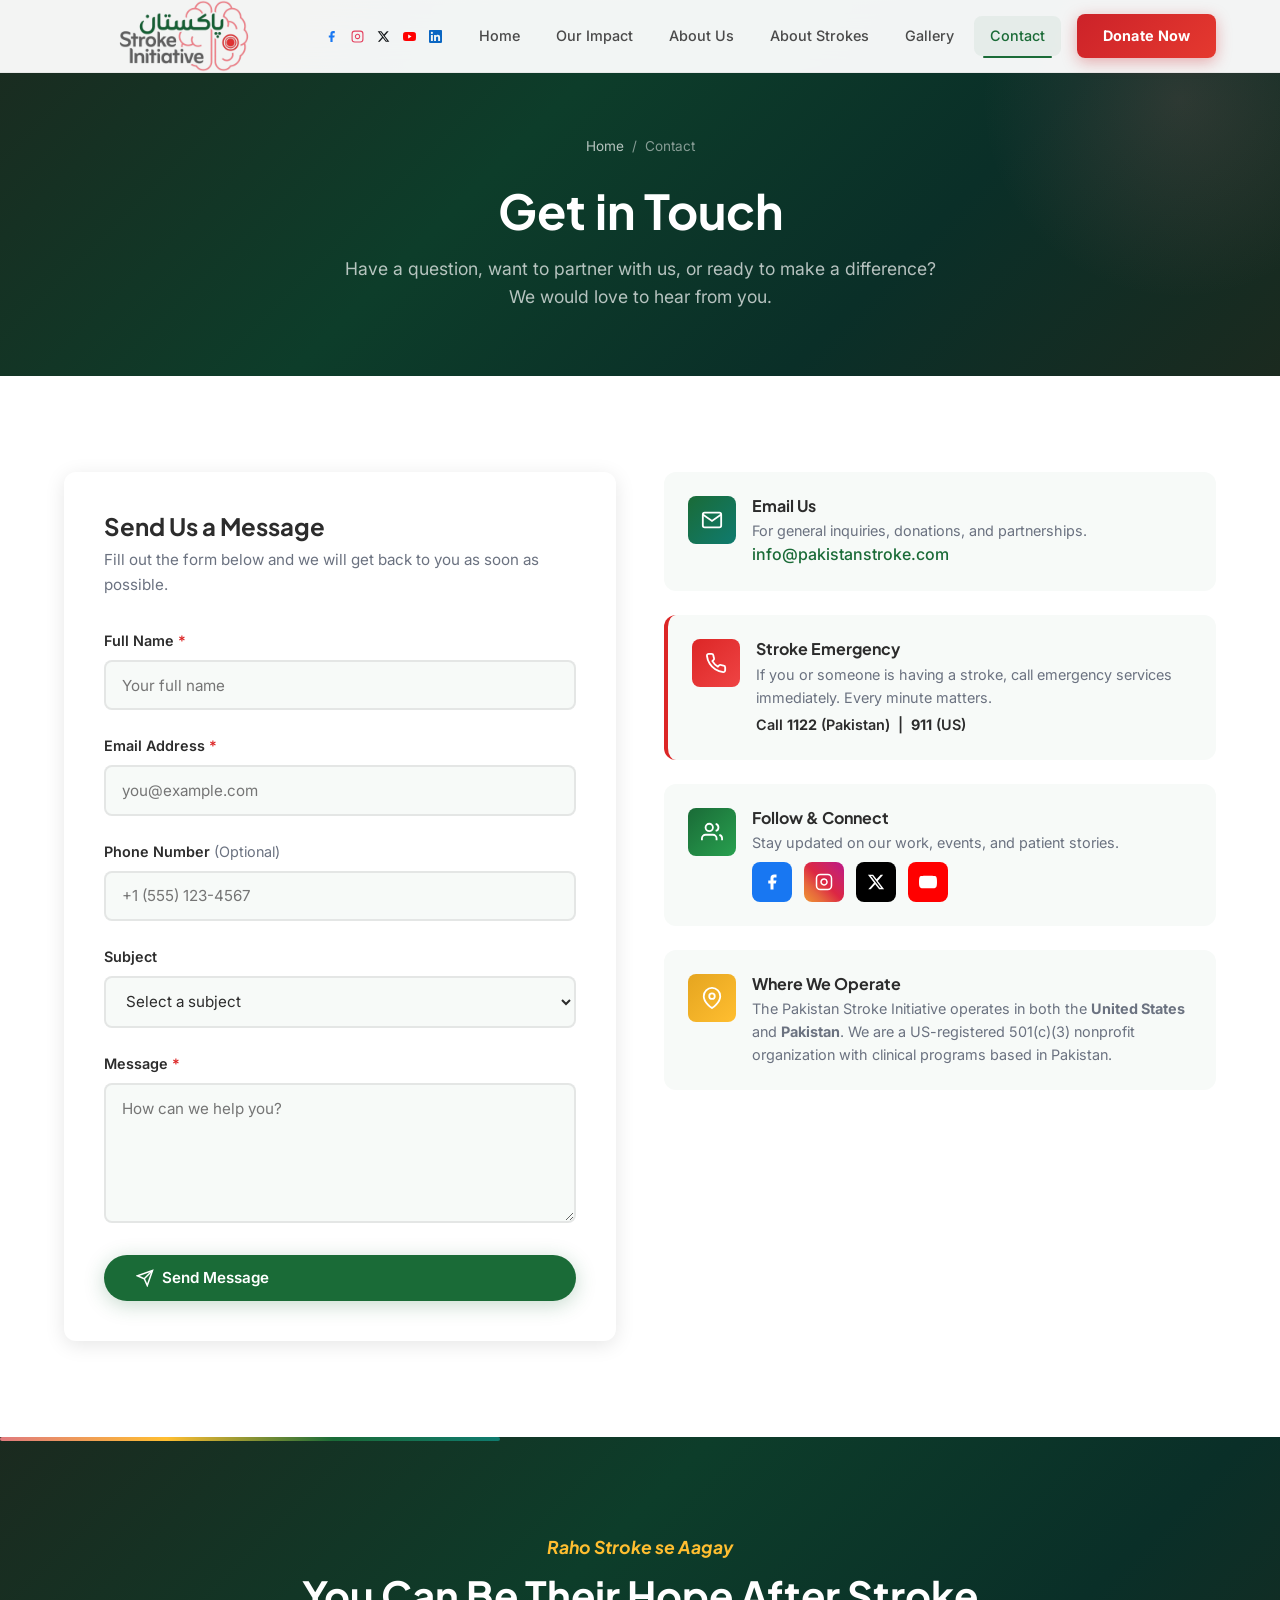
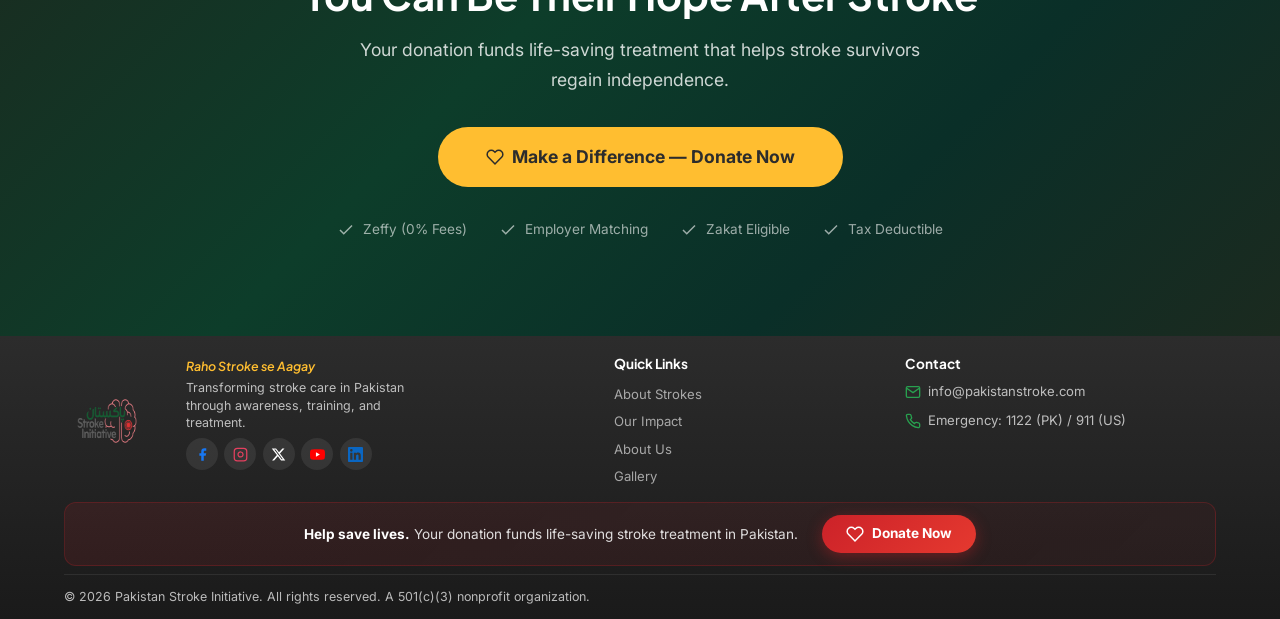
<file: contact.html>
<!DOCTYPE html>
<html lang="en">
<head>
  <meta charset="UTF-8">
  <meta name="viewport" content="width=device-width, initial-scale=1.0">
  <meta name="description" content="Contact the Pakistan Stroke Initiative. Reach out for donations, partnerships, volunteering, or general inquiries about stroke care in Pakistan.">
  <meta name="keywords" content="contact Pakistan Stroke Initiative, donate, volunteer, stroke care Pakistan, nonprofit contact">
  <meta name="theme-color" content="#1a6b37">

  <!-- Open Graph -->
  <meta property="og:title" content="Contact Us - Pakistan Stroke Initiative">
  <meta property="og:description" content="Get in touch with the Pakistan Stroke Initiative. We welcome inquiries about donations, partnerships, volunteering, and stroke care.">
  <meta property="og:type" content="website">
  <meta property="og:url" content="https://pakistanstroke.com/contact.html">
  <meta property="og:image" content="https://pakistanstroke.com/images/psi-og-image.png">
  <meta property="og:image:width" content="1200">
  <meta property="og:image:height" content="630">
  <meta property="og:site_name" content="Pakistan Stroke Initiative">

  <!-- Twitter Card -->
  <meta name="twitter:card" content="summary_large_image">
  <meta name="twitter:site" content="@pakistanstroke">
  <meta name="twitter:title" content="Contact Us - Pakistan Stroke Initiative">
  <meta name="twitter:description" content="Get in touch with the Pakistan Stroke Initiative. We welcome inquiries about donations, partnerships, volunteering, and stroke care.">
  <meta name="twitter:image" content="https://pakistanstroke.com/images/psi-og-image.png">

  <!-- Canonical -->
  <link rel="canonical" href="https://pakistanstroke.com/contact.html">

  <!-- Favicon -->
  <link rel="icon" type="image/png" href="images/favicon.png">
  <link rel="apple-touch-icon" href="images/apple-touch-icon.png">

  <!-- Structured Data -->
  <script type="application/ld+json">
  {
    "@context": "https://schema.org",
    "@type": "ContactPage",
    "name": "Contact Pakistan Stroke Initiative",
    "description": "Get in touch with the Pakistan Stroke Initiative for donations, partnerships, volunteering, or general inquiries about stroke care in Pakistan.",
    "url": "https://pakistanstroke.com/contact.html",
    "mainEntity": {
      "@type": "NGO",
      "name": "Pakistan Stroke Initiative",
      "url": "https://pakistanstroke.com",
      "email": "info@pakistanstroke.com",
      "sameAs": [
        "https://www.facebook.com/pakistanstroke",
        "https://www.instagram.com/pak.stroke.initiative/",
        "https://twitter.com/pakistanstroke",
        "https://www.youtube.com/@pakistanstroke",
        "https://www.linkedin.com/company/pakistan-stroke-initiative"
      ]
    }
  }
  </script>

  <title>Contact Us | Pakistan Stroke Initiative</title>

  <!-- Fonts -->
  <link rel="preconnect" href="https://fonts.googleapis.com">
  <link rel="preconnect" href="https://fonts.gstatic.com" crossorigin>
  <link href="https://fonts.googleapis.com/css2?family=Inter:wght@400;500;600;700&family=Plus+Jakarta+Sans:wght@600;700;800&display=swap" rel="stylesheet">

  <!-- Styles -->
  <link rel="stylesheet" href="css/styles.css?v=4">

  <!-- Inline Accordion Styles -->
  <style>
    .contact-social-links {
      display: flex;
      gap: 0.75rem;
      margin-top: 0.5rem;
    }

    .contact-social-links a {
      width: 40px;
      height: 40px;
      border-radius: var(--radius-sm);
      display: flex;
      align-items: center;
      justify-content: center;
      color: var(--white);
      transition: var(--transition);
    }

    .contact-social-links a[aria-label="Facebook"] { background: #1877F2; }
    .contact-social-links a[aria-label="Instagram"] { background: linear-gradient(45deg, #f09433, #e6683c, #dc2743, #cc2366, #bc1888); }
    .contact-social-links a[aria-label="X (Twitter)"] { background: #000000; }
    .contact-social-links a[aria-label="YouTube"] { background: #FF0000; }

    .contact-social-links a:hover {
      transform: translateY(-3px);
      box-shadow: 0 4px 12px rgba(0,0,0,0.25);
    }

    .contact-social-links a svg {
      width: 18px;
      height: 18px;
    }
  </style>
</head>
<body>
  <!-- Skip to Content -->
  <a href="#main" class="skip-link">Skip to main content</a>

  <!-- Scroll Progress -->
  <div class="scroll-progress"><div class="scroll-progress-bar"></div></div>

  <!-- Navigation -->
  <nav class="navbar" role="navigation" aria-label="Main navigation">
    <div class="container">
      <div class="nav-logo-group">
        <a href="index.html" class="nav-logo" aria-label="Pakistan Stroke Initiative Home">
          <img src="images/psi-logo.png" alt="Pakistan Stroke Initiative Logo">
        </a>
        <div class="nav-social">
          <a href="https://www.facebook.com/pakistanstroke" target="_blank" rel="noopener noreferrer" aria-label="Facebook">
            <svg viewBox="0 0 24 24" fill="currentColor" width="18" height="18"><path d="M18 2h-3a5 5 0 0 0-5 5v3H7v4h3v8h4v-8h3l1-4h-4V7a1 1 0 0 1 1-1h3z"/></svg>
          </a>
          <a href="https://www.instagram.com/pak.stroke.initiative/" target="_blank" rel="noopener noreferrer" aria-label="Instagram">
            <svg viewBox="0 0 24 24" fill="none" stroke="currentColor" stroke-width="2" width="18" height="18"><rect x="2" y="2" width="20" height="20" rx="5" ry="5"/><path d="M16 11.37A4 4 0 1 1 12.63 8 4 4 0 0 1 16 11.37z"/><line x1="17.5" y1="6.5" x2="17.51" y2="6.5"/></svg>
          </a>
          <a href="https://twitter.com/pakistanstroke" target="_blank" rel="noopener noreferrer" aria-label="X (Twitter)">
            <svg viewBox="0 0 24 24" fill="currentColor" width="18" height="18"><path d="M18.244 2.25h3.308l-7.227 8.26 8.502 11.24H16.17l-5.214-6.817L4.99 21.75H1.68l7.73-8.835L1.254 2.25H8.08l4.713 6.231zm-1.161 17.52h1.833L7.084 4.126H5.117z"/></svg>
          </a>
          <a href="https://www.youtube.com/@pakistanstroke" target="_blank" rel="noopener noreferrer" aria-label="YouTube">
            <svg viewBox="0 0 24 24" fill="currentColor" width="18" height="18"><path d="M23.498 6.186a3.016 3.016 0 0 0-2.122-2.136C19.505 3.545 12 3.545 12 3.545s-7.505 0-9.377.505A3.017 3.017 0 0 0 .502 6.186C0 8.07 0 12 0 12s0 3.93.502 5.814a3.016 3.016 0 0 0 2.122 2.136c1.871.505 9.376.505 9.376.505s7.505 0 9.377-.505a3.015 3.015 0 0 0 2.122-2.136C24 15.93 24 12 24 12s0-3.93-.502-5.814z"/><polygon points="9.545 15.568 15.818 12 9.545 8.432" fill="#fff"/></svg>
          </a>
          <a href="https://www.linkedin.com/company/pakistan-stroke-initiative" target="_blank" rel="noopener noreferrer" aria-label="LinkedIn">
            <svg viewBox="0 0 24 24" fill="currentColor" width="18" height="18"><path d="M20.447 20.452h-3.554v-5.569c0-1.328-.027-3.037-1.852-3.037-1.853 0-2.136 1.445-2.136 2.939v5.667H9.351V9h3.414v1.561h.046c.477-.9 1.637-1.85 3.37-1.85 3.601 0 4.267 2.37 4.267 5.455v6.286zM5.337 7.433a2.062 2.062 0 0 1-2.063-2.065 2.064 2.064 0 1 1 2.063 2.065zm1.782 13.019H3.555V9h3.564v11.452zM22.225 0H1.771C.792 0 0 .774 0 1.729v20.542C0 23.227.792 24 1.771 24h20.451C23.2 24 24 23.227 24 22.271V1.729C24 .774 23.2 0 22.222 0h.003z"/></svg>
          </a>
        </div>
      </div>

      <div class="nav-links" id="nav-links">
        <a href="index.html">Home</a>
        <a href="impact.html">Our Impact</a>
        <a href="team.html">About Us</a>
        <a href="about-strokes.html">About Strokes</a>
        <a href="gallery.html">Gallery</a>
        <a href="contact.html" class="active">Contact</a>
        <div class="nav-donate">
          <a href="donate.html" class="btn btn-primary btn-sm">Donate Now</a>
        </div>
        <div class="nav-mobile-social">
          <p>Follow Us</p>
          <div class="nav-mobile-social-links">
            <a href="https://www.facebook.com/pakistanstroke" target="_blank" rel="noopener noreferrer" aria-label="Facebook">
              <svg viewBox="0 0 24 24" fill="currentColor"><path d="M18 2h-3a5 5 0 0 0-5 5v3H7v4h3v8h4v-8h3l1-4h-4V7a1 1 0 0 1 1-1h3z"/></svg>
            </a>
            <a href="https://www.instagram.com/pak.stroke.initiative/" target="_blank" rel="noopener noreferrer" aria-label="Instagram">
              <svg viewBox="0 0 24 24" fill="none" stroke="currentColor" stroke-width="2"><rect x="2" y="2" width="20" height="20" rx="5" ry="5"/><path d="M16 11.37A4 4 0 1 1 12.63 8 4 4 0 0 1 16 11.37z"/><line x1="17.5" y1="6.5" x2="17.51" y2="6.5"/></svg>
            </a>
          </div>
          <div class="nav-mobile-social-links">
            <a href="https://twitter.com/pakistanstroke" target="_blank" rel="noopener noreferrer" aria-label="X (Twitter)">
              <svg viewBox="0 0 24 24" fill="currentColor"><path d="M18.244 2.25h3.308l-7.227 8.26 8.502 11.24H16.17l-5.214-6.817L4.99 21.75H1.68l7.73-8.835L1.254 2.25H8.08l4.713 6.231zm-1.161 17.52h1.833L7.084 4.126H5.117z"/></svg>
            </a>
            <a href="https://www.youtube.com/@pakistanstroke" target="_blank" rel="noopener noreferrer" aria-label="YouTube">
              <svg viewBox="0 0 24 24" fill="currentColor"><path d="M23.498 6.186a3.016 3.016 0 0 0-2.122-2.136C19.505 3.545 12 3.545 12 3.545s-7.505 0-9.377.505A3.017 3.017 0 0 0 .502 6.186C0 8.07 0 12 0 12s0 3.93.502 5.814a3.016 3.016 0 0 0 2.122 2.136c1.871.505 9.376.505 9.376.505s7.505 0 9.377-.505a3.015 3.015 0 0 0 2.122-2.136C24 15.93 24 12 24 12s0-3.93-.502-5.814z"/><polygon points="9.545 15.568 15.818 12 9.545 8.432" fill="#fff"/></svg>
            </a>
            <a href="https://www.linkedin.com/company/pakistan-stroke-initiative" target="_blank" rel="noopener noreferrer" aria-label="LinkedIn">
              <svg viewBox="0 0 24 24" fill="currentColor"><path d="M20.447 20.452h-3.554v-5.569c0-1.328-.027-3.037-1.852-3.037-1.853 0-2.136 1.445-2.136 2.939v5.667H9.351V9h3.414v1.561h.046c.477-.9 1.637-1.85 3.37-1.85 3.601 0 4.267 2.37 4.267 5.455v6.286zM5.337 7.433a2.062 2.062 0 0 1-2.063-2.065 2.064 2.064 0 1 1 2.063 2.065zm1.782 13.019H3.555V9h3.564v11.452zM22.225 0H1.771C.792 0 0 .774 0 1.729v20.542C0 23.227.792 24 1.771 24h20.451C23.2 24 24 23.227 24 22.271V1.729C24 .774 23.2 0 22.222 0h.003z"/></svg>
            </a>
          </div>
        </div>
      </div>

      <a href="donate.html" class="nav-mobile-donate" aria-label="Donate">
        <svg viewBox="0 0 24 24" fill="none" stroke="currentColor" stroke-width="2" width="14" height="14"><path d="M20.84 4.61a5.5 5.5 0 0 0-7.78 0L12 5.67l-1.06-1.06a5.5 5.5 0 0 0-7.78 7.78l1.06 1.06L12 21.23l7.78-7.78 1.06-1.06a5.5 5.5 0 0 0 0-7.78z"/></svg>
        Donate
      </a>

      <button class="nav-toggle" aria-label="Toggle menu" aria-expanded="false">
        <span></span>
        <span></span>
        <span></span>
      </button>
    </div>
  </nav>
  <div class="nav-overlay"></div>

  <main id="main">
    <!-- Page Header -->
    <section class="page-header">
      <div class="container">
        <div class="breadcrumb fade-in">
          <a href="index.html">Home</a>
          <span>/</span>
          <span>Contact</span>
        </div>
        <h1 class="fade-in">Get in Touch</h1>
        <p class="fade-in">Have a question, want to partner with us, or ready to make a difference? We would love to hear from you.</p>
      </div>
    </section>

    <!-- Contact Grid -->
    <section class="section" id="contact">
      <div class="container">
        <div class="contact-grid">
          <!-- Left Column - Contact Form -->
          <div class="fade-in">
            <div class="contact-form">
              <h2 style="font-size: 1.5rem; margin-bottom: 0.5rem;">Send Us a Message</h2>
              <p style="color: var(--gray); font-size: 0.95rem; margin-bottom: 2rem;">Fill out the form below and we will get back to you as soon as possible.</p>

              <!--
                Replace the action URL below with your actual Formspree endpoint
                (e.g., https://formspree.io/f/xabcdefg) or use another form service
                such as Netlify Forms, Basin, Getform, etc.
              -->
              <form id="contact-form" action="https://formspree.io/f/YOUR_FORM_ID" method="POST">
                <div class="form-group">
                  <label for="name">Full Name <span style="color: #dc2626;">*</span></label>
                  <input type="text" id="name" name="name" placeholder="Your full name" required>
                </div>

                <div class="form-group">
                  <label for="email">Email Address <span style="color: #dc2626;">*</span></label>
                  <input type="email" id="email" name="email" placeholder="you@example.com" required>
                </div>

                <div class="form-group">
                  <label for="phone">Phone Number <span style="color: var(--gray); font-weight: 400;">(Optional)</span></label>
                  <input type="tel" id="phone" name="phone" placeholder="+1 (555) 123-4567">
                </div>

                <div class="form-group">
                  <label for="subject">Subject</label>
                  <select id="subject" name="subject">
                    <option value="" disabled selected>Select a subject</option>
                    <option value="General Inquiry">General Inquiry</option>
                    <option value="Donation Question">Donation Question</option>
                    <option value="Partnership">Partnership</option>
                    <option value="Volunteer">Volunteer</option>
                    <option value="Media/Press">Media / Press</option>
                    <option value="Other">Other</option>
                  </select>
                </div>

                <div class="form-group">
                  <label for="message">Message <span style="color: #dc2626;">*</span></label>
                  <textarea id="message" name="message" placeholder="How can we help you?" required></textarea>
                </div>

                <button type="submit" class="btn btn-primary" style="width: 100%;">
                  <svg viewBox="0 0 24 24" fill="none" stroke="currentColor" stroke-width="2" width="18" height="18"><line x1="22" y1="2" x2="11" y2="13"/><polygon points="22 2 15 22 11 13 2 9 22 2"/></svg>
                  Send Message
                </button>
              </form>
            </div>
          </div>

          <!-- Right Column - Contact Info Cards -->
          <div class="fade-in">
            <div class="contact-info-cards">
              <!-- Email Card -->
              <div class="contact-info-card">
                <div class="contact-info-icon">
                  <svg viewBox="0 0 24 24" fill="none" stroke="currentColor" stroke-width="2" width="22" height="22">
                    <path d="M4 4h16c1.1 0 2 .9 2 2v12c0 1.1-.9 2-2 2H4c-1.1 0-2-.9-2-2V6c0-1.1.9-2 2-2z"/>
                    <polyline points="22,6 12,13 2,6"/>
                  </svg>
                </div>
                <div>
                  <h4>Email Us</h4>
                  <p>For general inquiries, donations, and partnerships.</p>
                  <a href="mailto:info@pakistanstroke.com">info@pakistanstroke.com</a>
                </div>
              </div>

              <!-- Emergency Card -->
              <div class="contact-info-card" style="border-left: 4px solid #dc2626;">
                <div class="contact-info-icon" style="background: linear-gradient(135deg, #dc2626, #ef4444);">
                  <svg viewBox="0 0 24 24" fill="none" stroke="currentColor" stroke-width="2" width="22" height="22">
                    <path d="M22 16.92v3a2 2 0 0 1-2.18 2 19.79 19.79 0 0 1-8.63-3.07 19.5 19.5 0 0 1-6-6 19.79 19.79 0 0 1-3.07-8.67A2 2 0 0 1 4.11 2h3a2 2 0 0 1 2 1.72c.127.96.361 1.903.7 2.81a2 2 0 0 1-.45 2.11L8.09 9.91a16 16 0 0 0 6 6l1.27-1.27a2 2 0 0 1 2.11-.45c.907.339 1.85.573 2.81.7A2 2 0 0 1 22 16.92z"/>
                  </svg>
                </div>
                <div>
                  <h4>Stroke Emergency</h4>
                  <p>If you or someone is having a stroke, call emergency services immediately. Every minute matters.</p>
                  <p style="font-weight: 600; color: var(--dark); margin-top: 0.25rem;">
                    Call <strong>1122</strong> (Pakistan) &nbsp;|&nbsp; <strong>911</strong> (US)
                  </p>
                </div>
              </div>

              <!-- Social Media Card -->
              <div class="contact-info-card">
                <div class="contact-info-icon" style="background: var(--gradient-green);">
                  <svg viewBox="0 0 24 24" fill="none" stroke="currentColor" stroke-width="2" width="22" height="22">
                    <path d="M17 21v-2a4 4 0 0 0-4-4H5a4 4 0 0 0-4 4v2"/>
                    <circle cx="9" cy="7" r="4"/>
                    <path d="M23 21v-2a4 4 0 0 0-3-3.87"/>
                    <path d="M16 3.13a4 4 0 0 1 0 7.75"/>
                  </svg>
                </div>
                <div>
                  <h4>Follow &amp; Connect</h4>
                  <p>Stay updated on our work, events, and patient stories.</p>
                  <div class="contact-social-links">
                    <a href="https://www.facebook.com/pakistanstroke" target="_blank" rel="noopener noreferrer" aria-label="Facebook">
                      <svg viewBox="0 0 24 24" fill="currentColor"><path d="M18 2h-3a5 5 0 0 0-5 5v3H7v4h3v8h4v-8h3l1-4h-4V7a1 1 0 0 1 1-1h3z"/></svg>
                    </a>
                    <a href="https://www.instagram.com/pak.stroke.initiative/" target="_blank" rel="noopener noreferrer" aria-label="Instagram">
                      <svg viewBox="0 0 24 24" fill="none" stroke="currentColor" stroke-width="2"><rect x="2" y="2" width="20" height="20" rx="5" ry="5"/><path d="M16 11.37A4 4 0 1 1 12.63 8 4 4 0 0 1 16 11.37z"/><line x1="17.5" y1="6.5" x2="17.51" y2="6.5"/></svg>
                    </a>
                    <a href="https://twitter.com/pakistanstroke" target="_blank" rel="noopener noreferrer" aria-label="X (Twitter)">
                      <svg viewBox="0 0 24 24" fill="currentColor"><path d="M18.244 2.25h3.308l-7.227 8.26 8.502 11.24H16.17l-5.214-6.817L4.99 21.75H1.68l7.73-8.835L1.254 2.25H8.08l4.713 6.231zm-1.161 17.52h1.833L7.084 4.126H5.117z"/></svg>
                    </a>
                    <a href="https://www.youtube.com/@pakistanstroke" target="_blank" rel="noopener noreferrer" aria-label="YouTube">
                      <svg viewBox="0 0 24 24" fill="currentColor"><path d="M23.498 6.186a3.016 3.016 0 0 0-2.122-2.136C19.505 3.545 12 3.545 12 3.545s-7.505 0-9.377.505A3.017 3.017 0 0 0 .502 6.186C0 8.07 0 12 0 12s0 3.93.502 5.814a3.016 3.016 0 0 0 2.122 2.136c1.871.505 9.376.505 9.376.505s7.505 0 9.377-.505a3.015 3.015 0 0 0 2.122-2.136C24 15.93 24 12 24 12s0-3.93-.502-5.814z"/><polygon points="9.545 15.568 15.818 12 9.545 8.432" fill="#fff"/></svg>
                    </a>
                  </div>
                </div>
              </div>

              <!-- Location Card -->
              <div class="contact-info-card">
                <div class="contact-info-icon" style="background: linear-gradient(135deg, var(--gold-dark), var(--gold));">
                  <svg viewBox="0 0 24 24" fill="none" stroke="currentColor" stroke-width="2" width="22" height="22">
                    <path d="M21 10c0 7-9 13-9 13s-9-6-9-13a9 9 0 0 1 18 0z"/>
                    <circle cx="12" cy="10" r="3"/>
                  </svg>
                </div>
                <div>
                  <h4>Where We Operate</h4>
                  <p>The Pakistan Stroke Initiative operates in both the <strong>United States</strong> and <strong>Pakistan</strong>. We are a US-registered 501(c)(3) nonprofit organization with clinical programs based in Pakistan.</p>
                </div>
              </div>
            </div>
          </div>
        </div>
      </div>
    </section>

    <!-- Donate CTA -->
    <section class="section donate-cta">
      <div class="container">
        <p class="slogan fade-in" style="font-size: 1.1rem; margin-bottom: 0.5rem;">Raho Stroke se Aagay</p>
        <h2 class="fade-in">You Can Be Their Hope After Stroke</h2>
        <p class="fade-in">Your donation funds life-saving treatment that helps stroke survivors regain independence.</p>
        <a href="donate.html" class="btn btn-gold btn-lg fade-in">
          <svg viewBox="0 0 24 24" fill="none" stroke="currentColor" stroke-width="2" width="20" height="20"><path d="M20.84 4.61a5.5 5.5 0 0 0-7.78 0L12 5.67l-1.06-1.06a5.5 5.5 0 0 0-7.78 7.78l1.06 1.06L12 21.23l7.78-7.78 1.06-1.06a5.5 5.5 0 0 0 0-7.78z"/></svg>
          Make a Difference &mdash; Donate Now
        </a>
        <div class="donate-methods fade-in">
          <div class="donate-method">
            <svg viewBox="0 0 24 24" fill="none" stroke="currentColor" stroke-width="2" width="18" height="18"><polyline points="20 6 9 17 4 12"/></svg>
            Zeffy (0% Fees)
          </div>
          <div class="donate-method">
            <svg viewBox="0 0 24 24" fill="none" stroke="currentColor" stroke-width="2" width="18" height="18"><polyline points="20 6 9 17 4 12"/></svg>
            Employer Matching
          </div>
          <div class="donate-method">
            <svg viewBox="0 0 24 24" fill="none" stroke="currentColor" stroke-width="2" width="18" height="18"><polyline points="20 6 9 17 4 12"/></svg>
            Zakat Eligible
          </div>
          <div class="donate-method">
            <svg viewBox="0 0 24 24" fill="none" stroke="currentColor" stroke-width="2" width="18" height="18"><polyline points="20 6 9 17 4 12"/></svg>
            Tax Deductible
          </div>
        </div>
      </div>
    </section>
  </main>

  <!-- Footer -->
  <footer class="footer">
    <div class="container">
      <div class="footer-grid">
        <div class="footer-brand">
          <a href="index.html" class="nav-logo">
            <img src="images/psi-logo.png" alt="Pakistan Stroke Initiative" style="height: 100px; width: auto;">
          </a>
          <div class="footer-brand-text">
            <p class="footer-slogan">Raho Stroke se Aagay</p>
            <p>Transforming stroke care in Pakistan through awareness, training, and treatment.</p>
            <div class="footer-social">
            <a href="https://www.facebook.com/pakistanstroke" target="_blank" rel="noopener noreferrer" aria-label="Facebook">
              <svg viewBox="0 0 24 24" fill="currentColor"><path d="M18 2h-3a5 5 0 0 0-5 5v3H7v4h3v8h4v-8h3l1-4h-4V7a1 1 0 0 1 1-1h3z"/></svg>
            </a>
            <a href="https://www.instagram.com/pak.stroke.initiative/" target="_blank" rel="noopener noreferrer" aria-label="Instagram">
              <svg viewBox="0 0 24 24" fill="none" stroke="currentColor" stroke-width="2"><rect x="2" y="2" width="20" height="20" rx="5" ry="5"/><path d="M16 11.37A4 4 0 1 1 12.63 8 4 4 0 0 1 16 11.37z"/><line x1="17.5" y1="6.5" x2="17.51" y2="6.5"/></svg>
            </a>
            <a href="https://twitter.com/pakistanstroke" target="_blank" rel="noopener noreferrer" aria-label="X (Twitter)">
              <svg viewBox="0 0 24 24" fill="currentColor"><path d="M18.244 2.25h3.308l-7.227 8.26 8.502 11.24H16.17l-5.214-6.817L4.99 21.75H1.68l7.73-8.835L1.254 2.25H8.08l4.713 6.231zm-1.161 17.52h1.833L7.084 4.126H5.117z"/></svg>
            </a>
            <a href="https://www.youtube.com/@pakistanstroke" target="_blank" rel="noopener noreferrer" aria-label="YouTube">
              <svg viewBox="0 0 24 24" fill="currentColor"><path d="M23.498 6.186a3.016 3.016 0 0 0-2.122-2.136C19.505 3.545 12 3.545 12 3.545s-7.505 0-9.377.505A3.017 3.017 0 0 0 .502 6.186C0 8.07 0 12 0 12s0 3.93.502 5.814a3.016 3.016 0 0 0 2.122 2.136c1.871.505 9.376.505 9.376.505s7.505 0 9.377-.505a3.015 3.015 0 0 0 2.122-2.136C24 15.93 24 12 24 12s0-3.93-.502-5.814z"/><polygon points="9.545 15.568 15.818 12 9.545 8.432" fill="#fff"/></svg>
            </a>
            <a href="https://www.linkedin.com/company/pakistan-stroke-initiative" target="_blank" rel="noopener noreferrer" aria-label="LinkedIn">
              <svg viewBox="0 0 24 24" fill="currentColor"><path d="M20.447 20.452h-3.554v-5.569c0-1.328-.027-3.037-1.852-3.037-1.853 0-2.136 1.445-2.136 2.939v5.667H9.351V9h3.414v1.561h.046c.477-.9 1.637-1.85 3.37-1.85 3.601 0 4.267 2.37 4.267 5.455v6.286zM5.337 7.433a2.062 2.062 0 0 1-2.063-2.065 2.064 2.064 0 1 1 2.063 2.065zm1.782 13.019H3.555V9h3.564v11.452zM22.225 0H1.771C.792 0 0 .774 0 1.729v20.542C0 23.227.792 24 1.771 24h20.451C23.2 24 24 23.227 24 22.271V1.729C24 .774 23.2 0 22.222 0h.003z"/></svg>
            </a>
            </div>
          </div>
        </div>

        <div>
          <h4>Quick Links</h4>
          <div class="footer-links">
            <a href="about-strokes.html">About Strokes</a>
            <a href="impact.html">Our Impact</a>
            <a href="team.html">About Us</a>
            <a href="gallery.html">Gallery</a>
          </div>
        </div>

        <div>
          <h4>Contact</h4>
          <div class="footer-contact-item">
            <svg viewBox="0 0 24 24" fill="none" stroke="currentColor" stroke-width="2"><path d="M4 4h16c1.1 0 2 .9 2 2v12c0 1.1-.9 2-2 2H4c-1.1 0-2-.9-2-2V6c0-1.1.9-2 2-2z"/><polyline points="22,6 12,13 2,6"/></svg>
            <a href="mailto:info@pakistanstroke.com">info@pakistanstroke.com</a>
          </div>
          <div class="footer-contact-item">
            <svg viewBox="0 0 24 24" fill="none" stroke="currentColor" stroke-width="2"><path d="M22 16.92v3a2 2 0 0 1-2.18 2 19.79 19.79 0 0 1-8.63-3.07 19.5 19.5 0 0 1-6-6 19.79 19.79 0 0 1-3.07-8.67A2 2 0 0 1 4.11 2h3a2 2 0 0 1 2 1.72c.127.96.361 1.903.7 2.81a2 2 0 0 1-.45 2.11L8.09 9.91a16 16 0 0 0 6 6l1.27-1.27a2 2 0 0 1 2.11-.45c.907.339 1.85.573 2.81.7A2 2 0 0 1 22 16.92z"/></svg>
            <span>Emergency: 1122 (PK) / 911 (US)</span>
          </div>
        </div>
      </div>

      <div class="footer-donate-bar">
        <div class="footer-donate-text">
          <strong>Help save lives.</strong> Your donation funds life-saving stroke treatment in Pakistan.
        </div>
        <a href="donate.html" class="btn footer-donate-btn">
          <svg viewBox="0 0 24 24" fill="none" stroke="currentColor" stroke-width="2" width="18" height="18"><path d="M20.84 4.61a5.5 5.5 0 0 0-7.78 0L12 5.67l-1.06-1.06a5.5 5.5 0 0 0-7.78 7.78l1.06 1.06L12 21.23l7.78-7.78 1.06-1.06a5.5 5.5 0 0 0 0-7.78z"/></svg>
          Donate Now
        </a>
      </div>

      <div class="footer-bottom">
        <p>&copy; 2026 Pakistan Stroke Initiative. All rights reserved. A 501(c)(3) nonprofit organization.</p>
        
      </div>
    </div>
  </footer>

  <!-- Scroll to Top -->
  <button class="scroll-top" aria-label="Scroll to top">
    <svg viewBox="0 0 24 24" fill="none" stroke="currentColor" stroke-width="2"><polyline points="18 15 12 9 6 15"/></svg>
  </button>

  <script src="js/main.js?v=4"></script>
</body>
</html>
</file>
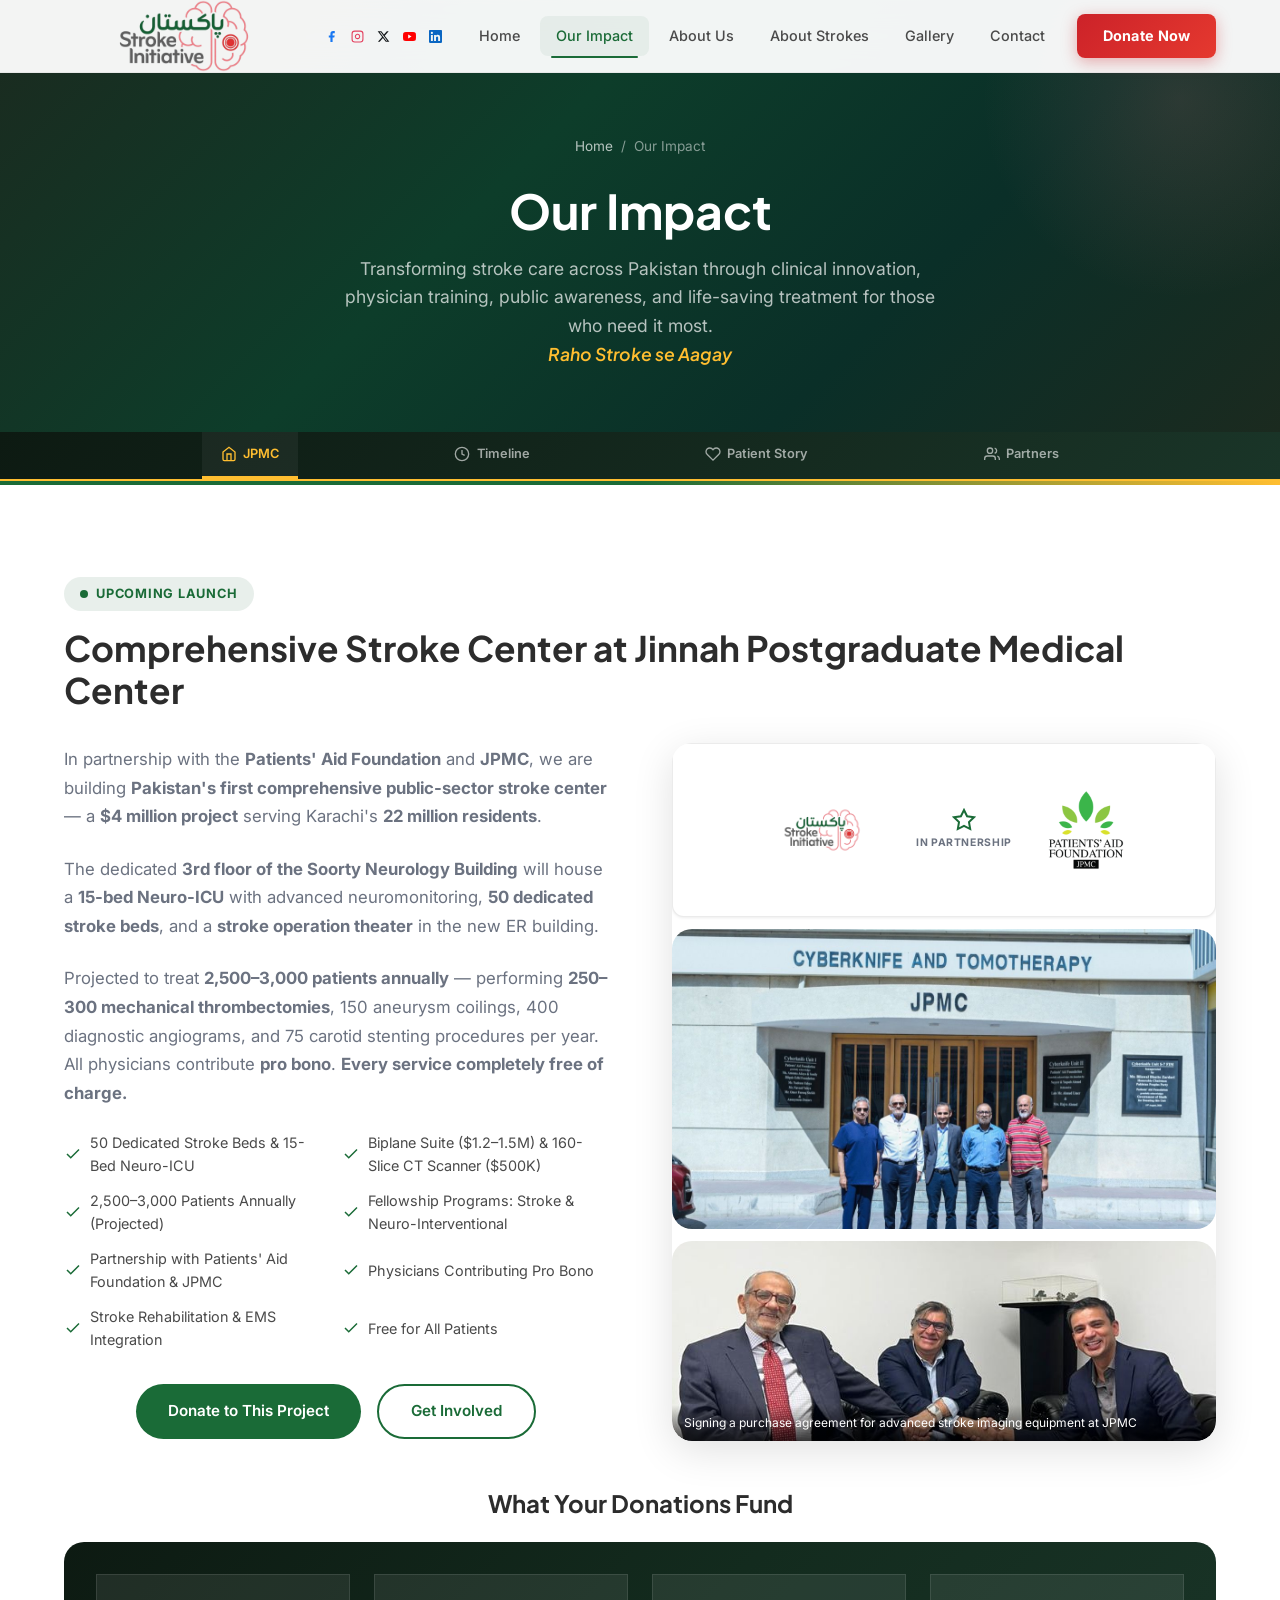
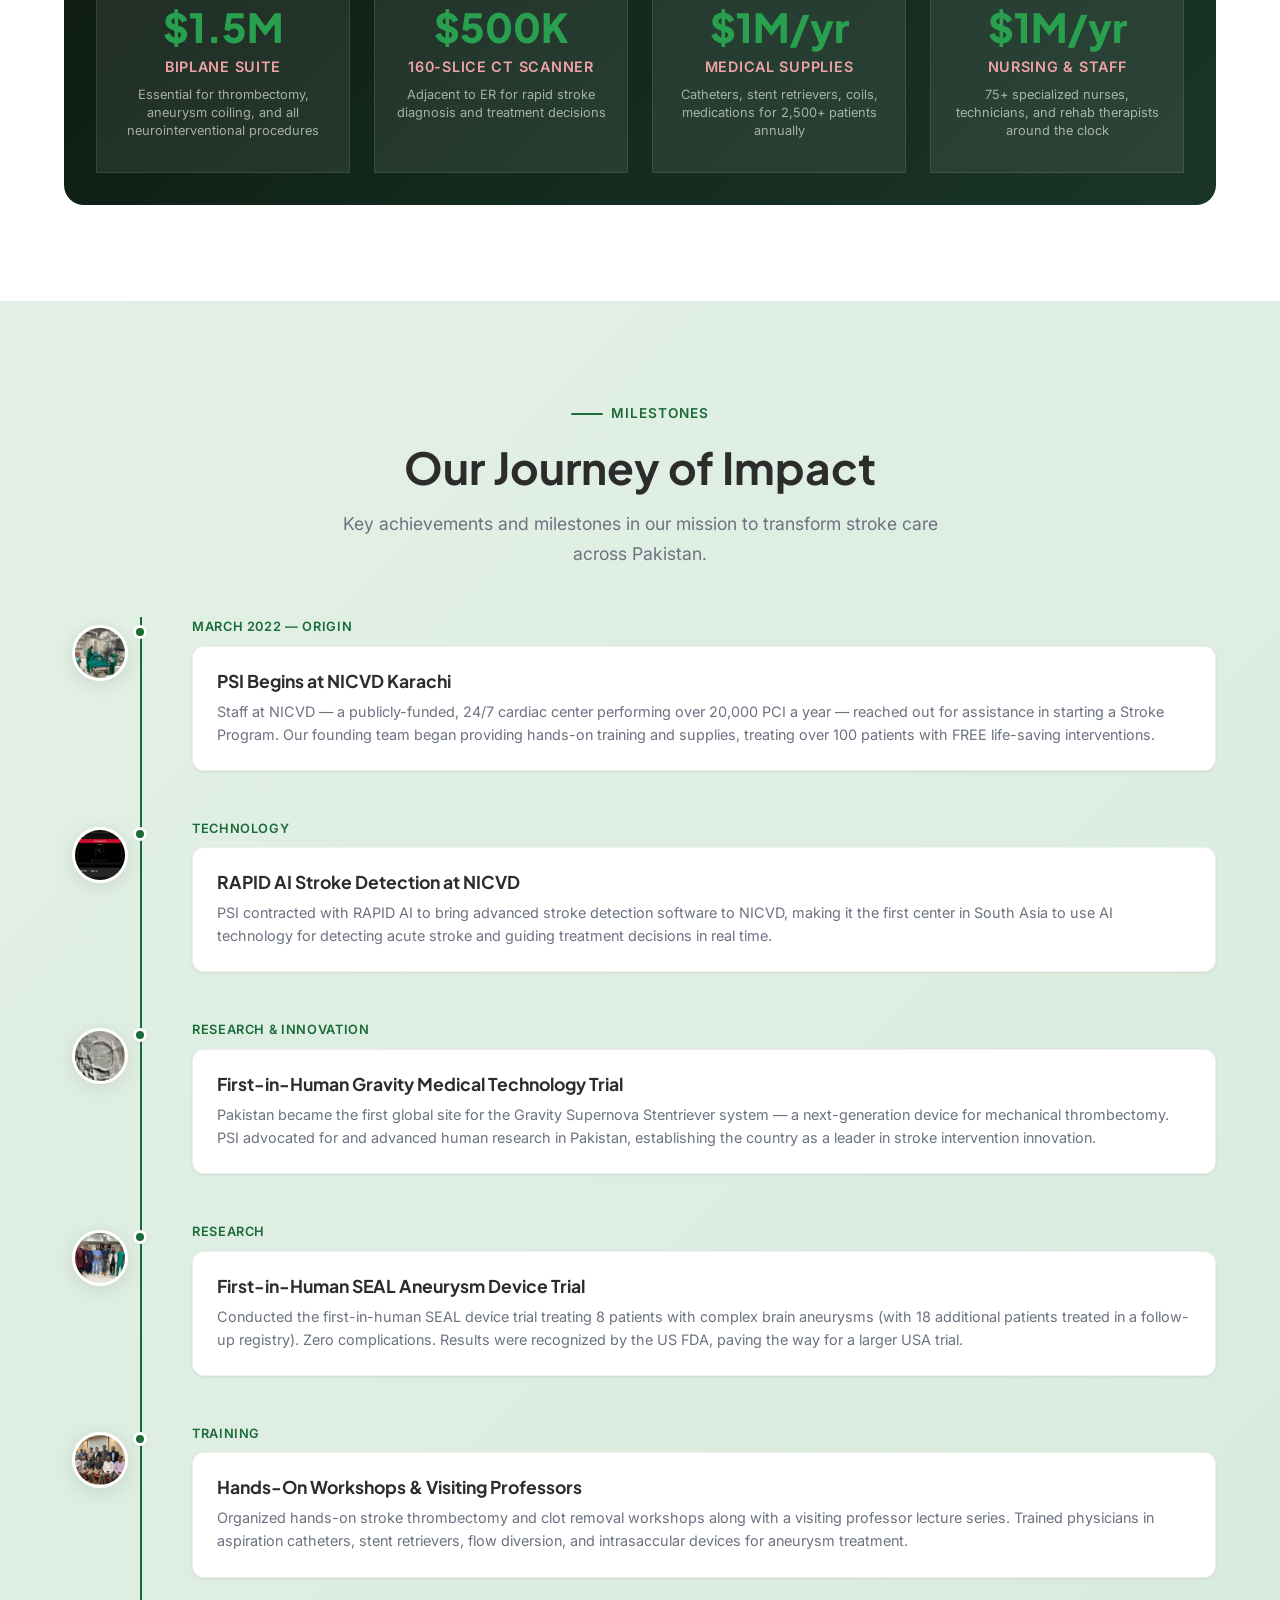
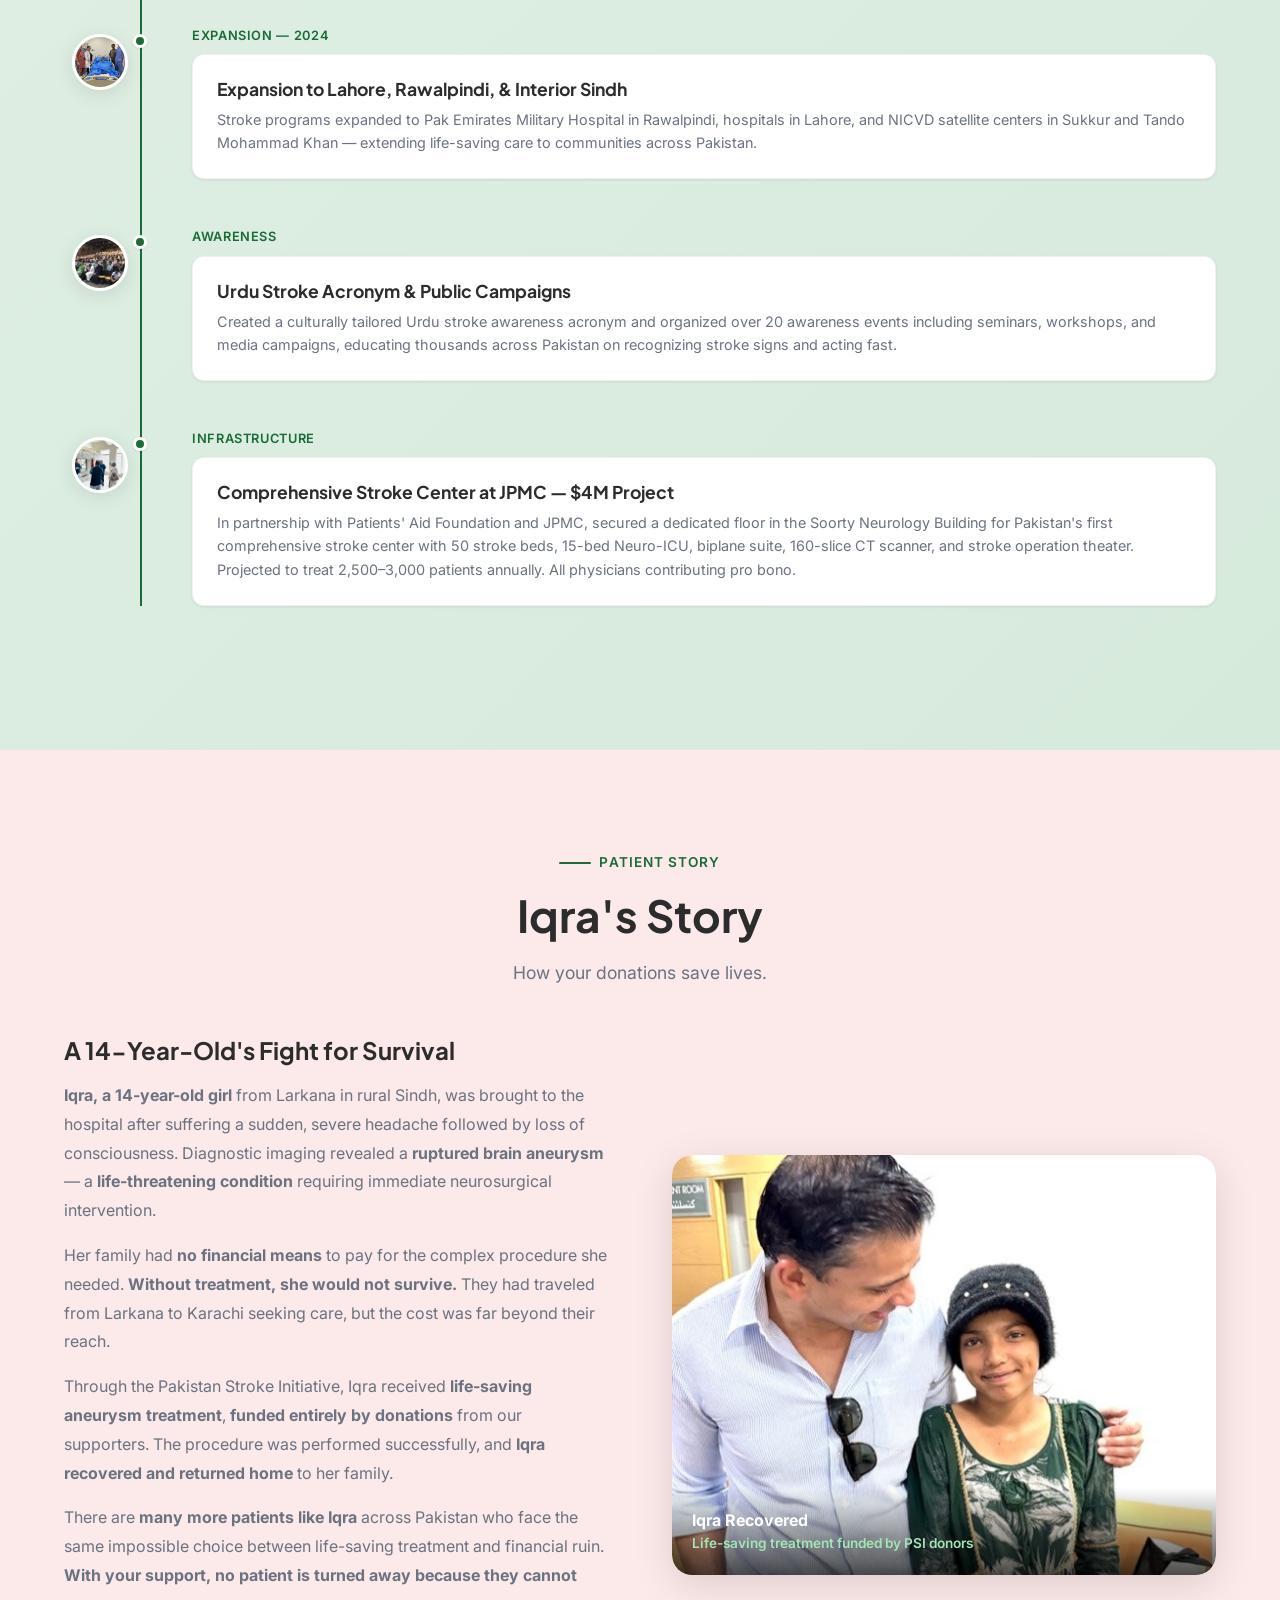
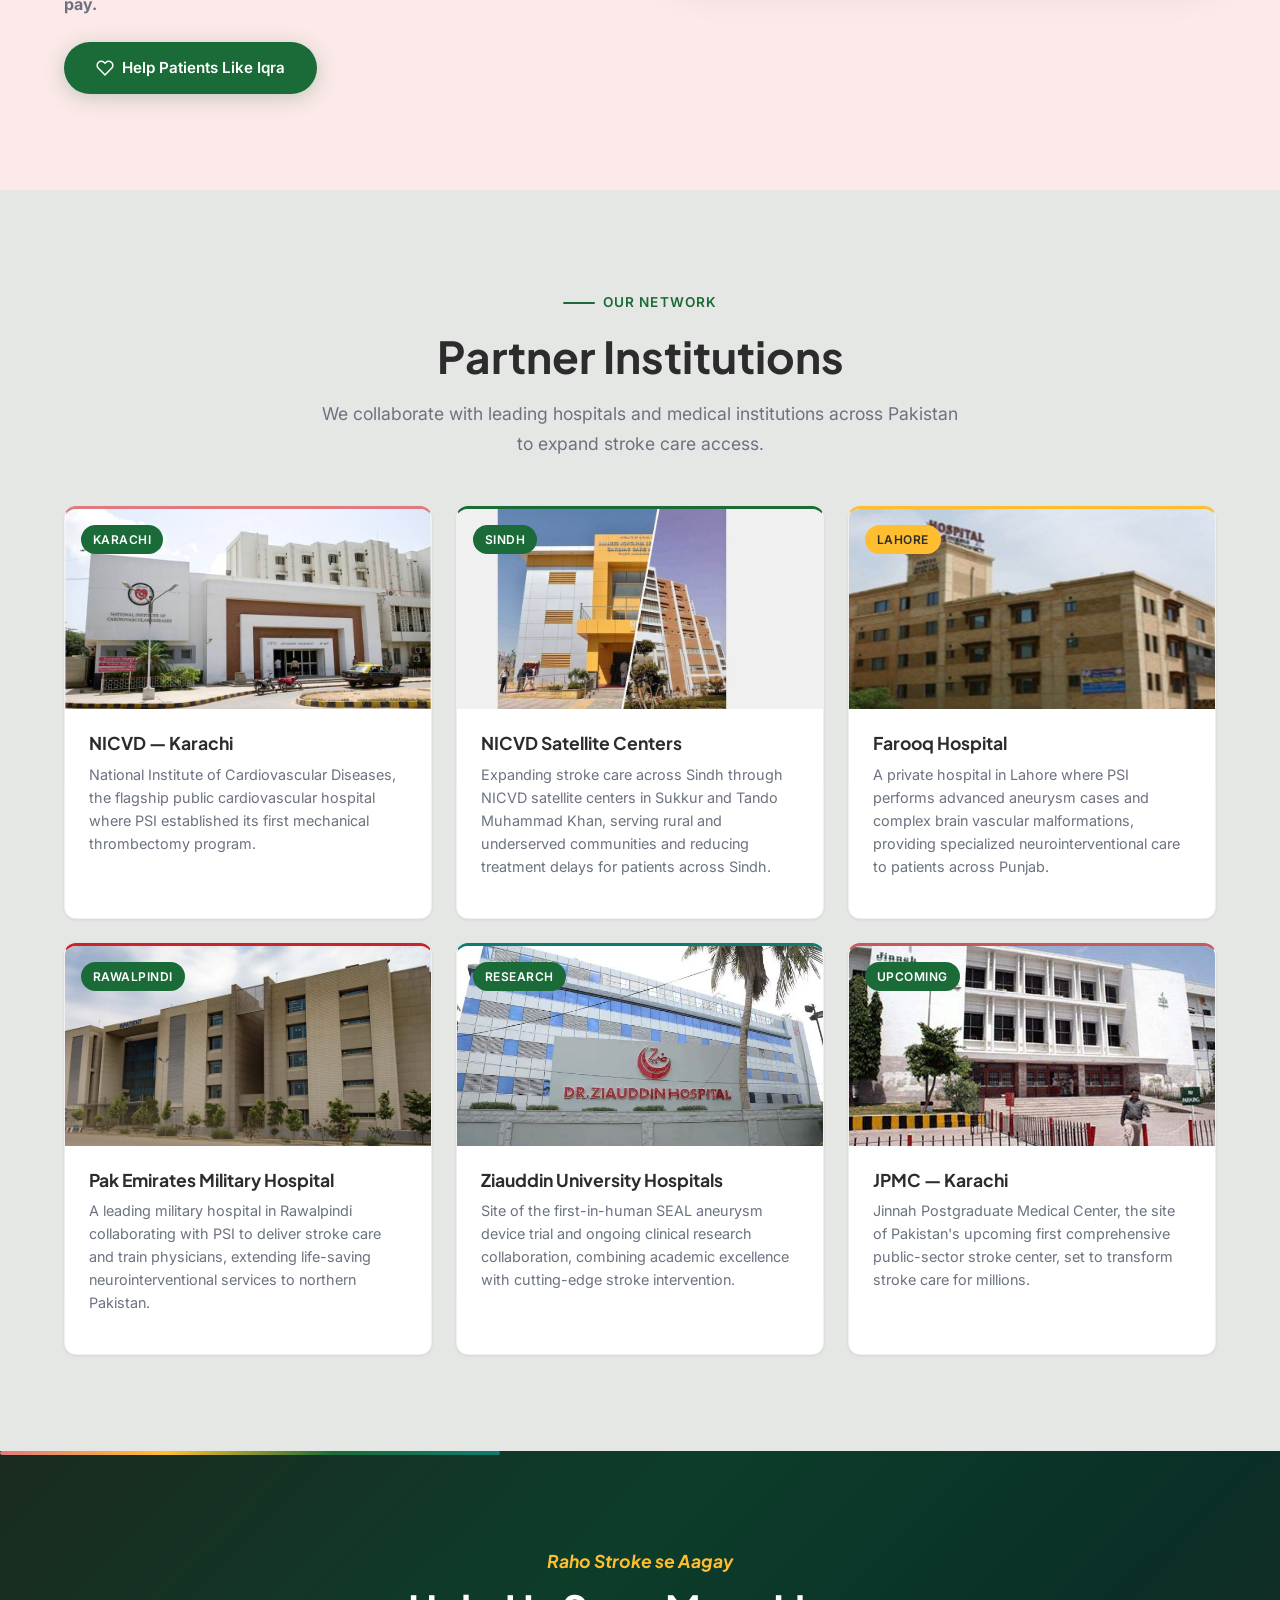
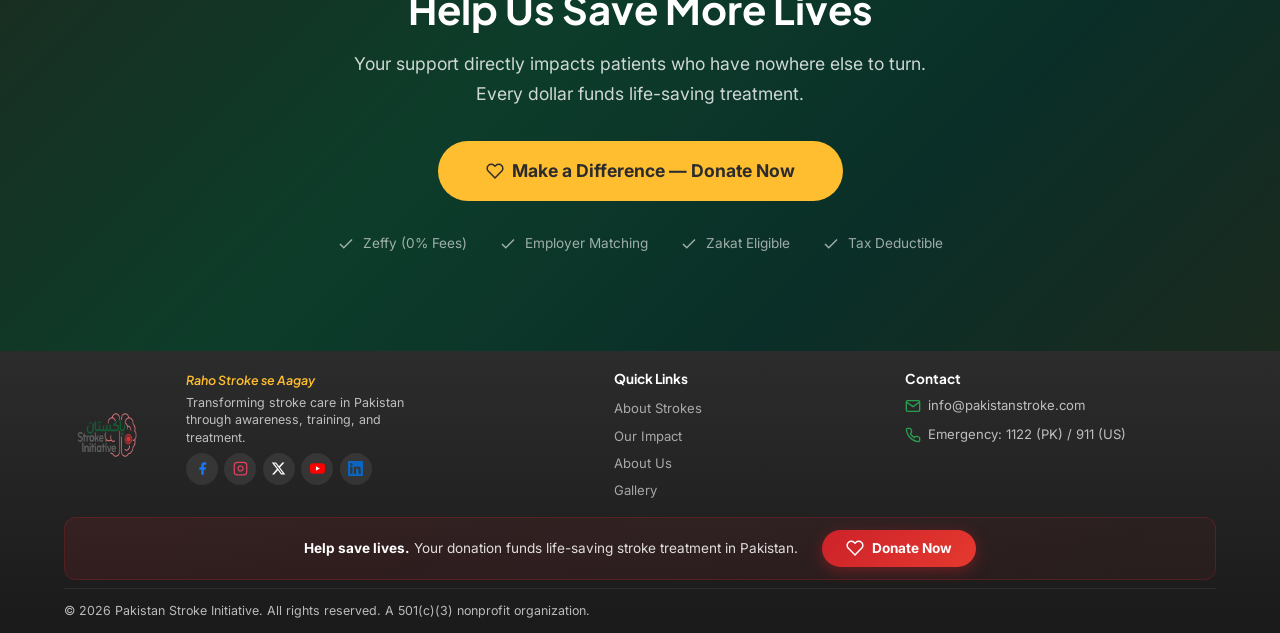
<file: impact.html>
<!DOCTYPE html>
<html lang="en">
<head>
  <meta charset="UTF-8">
  <meta name="viewport" content="width=device-width, initial-scale=1.0">
  <meta name="description" content="Pakistan Stroke Initiative - Our Impact. See how we are transforming stroke care in Pakistan through clinical programs, physician training, awareness campaigns, and life-saving treatment.">
  <meta name="keywords" content="Pakistan stroke, stroke care impact, JPMC stroke center, thrombectomy Pakistan, stroke awareness, nonprofit impact">
  <meta name="theme-color" content="#1a6b37">

  <!-- Open Graph -->
  <meta property="og:title" content="Our Impact - Pakistan Stroke Initiative">
  <meta property="og:description" content="Discover how PSI is transforming stroke care in Pakistan through clinical programs, physician training, and expanding access to life-saving treatment.">
  <meta property="og:type" content="website">
  <meta property="og:url" content="https://pakistanstroke.com/impact.html">
  <meta property="og:image" content="https://pakistanstroke.com/images/psi-og-image.png">
  <meta property="og:image:width" content="1200">
  <meta property="og:image:height" content="630">
  <meta property="og:site_name" content="Pakistan Stroke Initiative">

  <!-- Twitter Card -->
  <meta name="twitter:card" content="summary_large_image">
  <meta name="twitter:site" content="@pakistanstroke">
  <meta name="twitter:title" content="Our Impact - Pakistan Stroke Initiative">
  <meta name="twitter:description" content="Discover how PSI is transforming stroke care in Pakistan through clinical programs, physician training, and expanding access to life-saving treatment.">
  <meta name="twitter:image" content="https://pakistanstroke.com/images/psi-og-image.png">

  <!-- Canonical -->
  <link rel="canonical" href="https://pakistanstroke.com/impact.html">

  <!-- Favicon -->
  <link rel="icon" type="image/png" href="images/favicon.png">
  <link rel="apple-touch-icon" href="images/apple-touch-icon.png">

  <title>Our Impact | Pakistan Stroke Initiative</title>

  <!-- Fonts -->
  <link rel="preconnect" href="https://fonts.googleapis.com">
  <link rel="preconnect" href="https://fonts.gstatic.com" crossorigin>
  <link href="https://fonts.googleapis.com/css2?family=Inter:wght@400;500;600;700&family=Plus+Jakarta+Sans:wght@600;700;800&display=swap" rel="stylesheet">

  <!-- Styles -->
  <link rel="stylesheet" href="css/styles.css?v=4">
  <style>
    @media (max-width: 900px) {
      #iqra-story .fade-in-left {
        text-align: center;
      }
      #iqra-story .fade-in-left p,
      #iqra-story .fade-in-left h3 {
        text-align: left;
      }
    }
  </style>
</head>
<body>
  <!-- Skip to Content -->
  <a href="#main" class="skip-link">Skip to main content</a>

  <!-- Scroll Progress -->
  <div class="scroll-progress"><div class="scroll-progress-bar"></div></div>

  <!-- Navigation -->
  <nav class="navbar" role="navigation" aria-label="Main navigation">
    <div class="container">
      <div class="nav-logo-group">
        <a href="index.html" class="nav-logo" aria-label="Pakistan Stroke Initiative Home">
          <img src="images/psi-logo.png" alt="Pakistan Stroke Initiative Logo">
        </a>
        <div class="nav-social">
          <a href="https://www.facebook.com/pakistanstroke" target="_blank" rel="noopener noreferrer" aria-label="Facebook">
            <svg viewBox="0 0 24 24" fill="currentColor" width="18" height="18"><path d="M18 2h-3a5 5 0 0 0-5 5v3H7v4h3v8h4v-8h3l1-4h-4V7a1 1 0 0 1 1-1h3z"/></svg>
          </a>
          <a href="https://www.instagram.com/pak.stroke.initiative/" target="_blank" rel="noopener noreferrer" aria-label="Instagram">
            <svg viewBox="0 0 24 24" fill="none" stroke="currentColor" stroke-width="2" width="18" height="18"><rect x="2" y="2" width="20" height="20" rx="5" ry="5"/><path d="M16 11.37A4 4 0 1 1 12.63 8 4 4 0 0 1 16 11.37z"/><line x1="17.5" y1="6.5" x2="17.51" y2="6.5"/></svg>
          </a>
          <a href="https://twitter.com/pakistanstroke" target="_blank" rel="noopener noreferrer" aria-label="X (Twitter)">
            <svg viewBox="0 0 24 24" fill="currentColor" width="18" height="18"><path d="M18.244 2.25h3.308l-7.227 8.26 8.502 11.24H16.17l-5.214-6.817L4.99 21.75H1.68l7.73-8.835L1.254 2.25H8.08l4.713 6.231zm-1.161 17.52h1.833L7.084 4.126H5.117z"/></svg>
          </a>
          <a href="https://www.youtube.com/@pakistanstroke" target="_blank" rel="noopener noreferrer" aria-label="YouTube">
            <svg viewBox="0 0 24 24" fill="currentColor" width="18" height="18"><path d="M23.498 6.186a3.016 3.016 0 0 0-2.122-2.136C19.505 3.545 12 3.545 12 3.545s-7.505 0-9.377.505A3.017 3.017 0 0 0 .502 6.186C0 8.07 0 12 0 12s0 3.93.502 5.814a3.016 3.016 0 0 0 2.122 2.136c1.871.505 9.376.505 9.376.505s7.505 0 9.377-.505a3.015 3.015 0 0 0 2.122-2.136C24 15.93 24 12 24 12s0-3.93-.502-5.814z"/><polygon points="9.545 15.568 15.818 12 9.545 8.432" fill="#fff"/></svg>
          </a>
          <a href="https://www.linkedin.com/company/pakistan-stroke-initiative" target="_blank" rel="noopener noreferrer" aria-label="LinkedIn">
            <svg viewBox="0 0 24 24" fill="currentColor" width="18" height="18"><path d="M20.447 20.452h-3.554v-5.569c0-1.328-.027-3.037-1.852-3.037-1.853 0-2.136 1.445-2.136 2.939v5.667H9.351V9h3.414v1.561h.046c.477-.9 1.637-1.85 3.37-1.85 3.601 0 4.267 2.37 4.267 5.455v6.286zM5.337 7.433a2.062 2.062 0 0 1-2.063-2.065 2.064 2.064 0 1 1 2.063 2.065zm1.782 13.019H3.555V9h3.564v11.452zM22.225 0H1.771C.792 0 0 .774 0 1.729v20.542C0 23.227.792 24 1.771 24h20.451C23.2 24 24 23.227 24 22.271V1.729C24 .774 23.2 0 22.222 0h.003z"/></svg>
          </a>
        </div>
      </div>

      <div class="nav-links" id="nav-links">
        <a href="index.html">Home</a>
        <a href="impact.html" class="active">Our Impact</a>
        <a href="team.html">About Us</a>
        <a href="about-strokes.html">About Strokes</a>
        <a href="gallery.html">Gallery</a>
        <a href="contact.html">Contact</a>
        <div class="nav-donate">
          <a href="donate.html" class="btn btn-primary btn-sm">Donate Now</a>
        </div>
        <div class="nav-mobile-social">
          <p>Follow Us</p>
          <div class="nav-mobile-social-links">
            <a href="https://www.facebook.com/pakistanstroke" target="_blank" rel="noopener noreferrer" aria-label="Facebook">
              <svg viewBox="0 0 24 24" fill="currentColor"><path d="M18 2h-3a5 5 0 0 0-5 5v3H7v4h3v8h4v-8h3l1-4h-4V7a1 1 0 0 1 1-1h3z"/></svg>
            </a>
            <a href="https://www.instagram.com/pak.stroke.initiative/" target="_blank" rel="noopener noreferrer" aria-label="Instagram">
              <svg viewBox="0 0 24 24" fill="none" stroke="currentColor" stroke-width="2"><rect x="2" y="2" width="20" height="20" rx="5" ry="5"/><path d="M16 11.37A4 4 0 1 1 12.63 8 4 4 0 0 1 16 11.37z"/><line x1="17.5" y1="6.5" x2="17.51" y2="6.5"/></svg>
            </a>
          </div>
          <div class="nav-mobile-social-links">
            <a href="https://twitter.com/pakistanstroke" target="_blank" rel="noopener noreferrer" aria-label="X (Twitter)">
              <svg viewBox="0 0 24 24" fill="currentColor"><path d="M18.244 2.25h3.308l-7.227 8.26 8.502 11.24H16.17l-5.214-6.817L4.99 21.75H1.68l7.73-8.835L1.254 2.25H8.08l4.713 6.231zm-1.161 17.52h1.833L7.084 4.126H5.117z"/></svg>
            </a>
            <a href="https://www.youtube.com/@pakistanstroke" target="_blank" rel="noopener noreferrer" aria-label="YouTube">
              <svg viewBox="0 0 24 24" fill="currentColor"><path d="M23.498 6.186a3.016 3.016 0 0 0-2.122-2.136C19.505 3.545 12 3.545 12 3.545s-7.505 0-9.377.505A3.017 3.017 0 0 0 .502 6.186C0 8.07 0 12 0 12s0 3.93.502 5.814a3.016 3.016 0 0 0 2.122 2.136c1.871.505 9.376.505 9.376.505s7.505 0 9.377-.505a3.015 3.015 0 0 0 2.122-2.136C24 15.93 24 12 24 12s0-3.93-.502-5.814z"/><polygon points="9.545 15.568 15.818 12 9.545 8.432" fill="#fff"/></svg>
            </a>
            <a href="https://www.linkedin.com/company/pakistan-stroke-initiative" target="_blank" rel="noopener noreferrer" aria-label="LinkedIn">
              <svg viewBox="0 0 24 24" fill="currentColor"><path d="M20.447 20.452h-3.554v-5.569c0-1.328-.027-3.037-1.852-3.037-1.853 0-2.136 1.445-2.136 2.939v5.667H9.351V9h3.414v1.561h.046c.477-.9 1.637-1.85 3.37-1.85 3.601 0 4.267 2.37 4.267 5.455v6.286zM5.337 7.433a2.062 2.062 0 0 1-2.063-2.065 2.064 2.064 0 1 1 2.063 2.065zm1.782 13.019H3.555V9h3.564v11.452zM22.225 0H1.771C.792 0 0 .774 0 1.729v20.542C0 23.227.792 24 1.771 24h20.451C23.2 24 24 23.227 24 22.271V1.729C24 .774 23.2 0 22.222 0h.003z"/></svg>
            </a>
          </div>
        </div>
      </div>

      <a href="donate.html" class="nav-mobile-donate" aria-label="Donate">
        <svg viewBox="0 0 24 24" fill="none" stroke="currentColor" stroke-width="2" width="14" height="14"><path d="M20.84 4.61a5.5 5.5 0 0 0-7.78 0L12 5.67l-1.06-1.06a5.5 5.5 0 0 0-7.78 7.78l1.06 1.06L12 21.23l7.78-7.78 1.06-1.06a5.5 5.5 0 0 0 0-7.78z"/></svg>
        Donate
      </a>

      <button class="nav-toggle" aria-label="Toggle menu" aria-expanded="false">
        <span></span>
        <span></span>
        <span></span>
      </button>
    </div>
  </nav>
  <div class="nav-overlay"></div>

  <main id="main">
    <!-- Page Header -->
    <section class="page-header">
      <div class="container">
        <div class="breadcrumb">
          <a href="index.html">Home</a>
          <span>/</span>
          <span>Our Impact</span>
        </div>
        <h1 class="fade-in">Our Impact</h1>
        <p class="fade-in">Transforming stroke care across Pakistan through clinical innovation, physician training, public awareness, and life-saving treatment for those who need it most.</p>
        <p class="page-header-slogan fade-in">Raho Stroke se Aagay</p>
      </div>
    </section>

    <!-- Sticky Page Navigation -->
    <nav class="donate-sticky-nav" id="impact-sticky-nav">
      <div class="container">
        <div class="donate-nav-links" style="justify-content: space-evenly;">
          <a href="#jpmc" class="donate-nav-link active">
            <svg viewBox="0 0 24 24" fill="none" stroke="currentColor" stroke-width="2" width="16" height="16"><path d="M3 9l9-7 9 7v11a2 2 0 0 1-2 2H5a2 2 0 0 1-2-2z"/><polyline points="9 22 9 12 15 12 15 22"/></svg>
            JPMC
          </a>
          <a href="#timeline" class="donate-nav-link">
            <svg viewBox="0 0 24 24" fill="none" stroke="currentColor" stroke-width="2" width="16" height="16"><circle cx="12" cy="12" r="10"/><polyline points="12 6 12 12 16 14"/></svg>
            Timeline
          </a>
          <a href="#iqra-story" class="donate-nav-link">
            <svg viewBox="0 0 24 24" fill="none" stroke="currentColor" stroke-width="2" width="16" height="16"><path d="M20.84 4.61a5.5 5.5 0 0 0-7.78 0L12 5.67l-1.06-1.06a5.5 5.5 0 0 0-7.78 7.78l1.06 1.06L12 21.23l7.78-7.78 1.06-1.06a5.5 5.5 0 0 0 0-7.78z"/></svg>
            Patient Story
          </a>
          <a href="#partners" class="donate-nav-link">
            <svg viewBox="0 0 24 24" fill="none" stroke="currentColor" stroke-width="2" width="16" height="16"><path d="M17 21v-2a4 4 0 0 0-4-4H5a4 4 0 0 0-4 4v2"/><circle cx="9" cy="7" r="4"/><path d="M23 21v-2a4 4 0 0 0-3-3.87"/><path d="M16 3.13a4 4 0 0 1 0 7.75"/></svg>
            Partners
          </a>
        </div>
      </div>
    </nav>

    <!-- JPMC Spotlight -->
    <section class="section spotlight" id="jpmc">
      <div class="container">
        <div class="fade-in" style="margin-bottom: 2rem;">
          <div class="spotlight-badge">
            <span class="pulse"></span>
            Upcoming Launch
          </div>
          <h2 style="font-size: 2.2rem;">Comprehensive Stroke Center at Jinnah Postgraduate Medical Center</h2>
        </div>
        <div class="spotlight-grid">
          <div class="fade-in-left">
            <p class="spotlight-desc">
              In partnership with the <strong>Patients' Aid Foundation</strong> and <strong>JPMC</strong>, we are building <strong>Pakistan's first comprehensive public-sector stroke center</strong> &mdash; a <strong>$4 million project</strong> serving Karachi's <strong>22 million residents</strong>.
            </p>
            <p class="spotlight-desc" style="margin-top: 0.75rem;">
              The dedicated <strong>3rd floor of the Soorty Neurology Building</strong> will house a <strong>15-bed Neuro-ICU</strong> with advanced neuromonitoring, <strong>50 dedicated stroke beds</strong>, and a <strong>stroke operation theater</strong> in the new ER building.
            </p>
            <p class="spotlight-desc" style="margin-top: 0.75rem;">
              Projected to treat <strong>2,500&ndash;3,000 patients annually</strong> &mdash; performing <strong>250&ndash;300 mechanical thrombectomies</strong>, 150 aneurysm coilings, 400 diagnostic angiograms, and 75 carotid stenting procedures per year. All physicians contribute <strong>pro bono</strong>. <strong>Every service completely free of charge.</strong>
            </p>
            <div class="spotlight-features">
              <div class="spotlight-feature">
                <svg viewBox="0 0 24 24" fill="none" stroke="currentColor" stroke-width="2"><polyline points="20 6 9 17 4 12"/></svg>
                50 Dedicated Stroke Beds &amp; 15-Bed Neuro-ICU
              </div>
              <div class="spotlight-feature">
                <svg viewBox="0 0 24 24" fill="none" stroke="currentColor" stroke-width="2"><polyline points="20 6 9 17 4 12"/></svg>
                Biplane Suite ($1.2&ndash;1.5M) &amp; 160-Slice CT Scanner ($500K)
              </div>
              <div class="spotlight-feature">
                <svg viewBox="0 0 24 24" fill="none" stroke="currentColor" stroke-width="2"><polyline points="20 6 9 17 4 12"/></svg>
                2,500&ndash;3,000 Patients Annually (Projected)
              </div>
              <div class="spotlight-feature">
                <svg viewBox="0 0 24 24" fill="none" stroke="currentColor" stroke-width="2"><polyline points="20 6 9 17 4 12"/></svg>
                Fellowship Programs: Stroke &amp; Neuro-Interventional
              </div>
              <div class="spotlight-feature">
                <svg viewBox="0 0 24 24" fill="none" stroke="currentColor" stroke-width="2"><polyline points="20 6 9 17 4 12"/></svg>
                Partnership with Patients' Aid Foundation &amp; JPMC
              </div>
              <div class="spotlight-feature">
                <svg viewBox="0 0 24 24" fill="none" stroke="currentColor" stroke-width="2"><polyline points="20 6 9 17 4 12"/></svg>
                Physicians Contributing Pro Bono
              </div>
              <div class="spotlight-feature">
                <svg viewBox="0 0 24 24" fill="none" stroke="currentColor" stroke-width="2"><polyline points="20 6 9 17 4 12"/></svg>
                Stroke Rehabilitation &amp; EMS Integration
              </div>
              <div class="spotlight-feature">
                <svg viewBox="0 0 24 24" fill="none" stroke="currentColor" stroke-width="2"><polyline points="20 6 9 17 4 12"/></svg>
                Free for All Patients
              </div>
            </div>
            <div style="display: flex; gap: 1rem; flex-wrap: wrap; justify-content: center;">
              <a href="donate.html" class="btn btn-green">Donate to This Project</a>
              <a href="contact.html" class="btn btn-secondary">Get Involved</a>
            </div>
          </div>

          <div class="spotlight-image fade-in-right" style="display: flex; flex-direction: column; gap: 0.75rem;">
            <!-- Partnership Logos -->
            <div class="partnership-logos" style="display: flex; align-items: center; justify-content: center; gap: 1.5rem; padding: 1rem 1.5rem; background: var(--white); border-radius: var(--radius-md); border: 1px solid rgba(0,0,0,0.08); box-shadow: var(--shadow-sm);">
              <img src="images/psi-logo.png" alt="Pakistan Stroke Initiative" style="height: 140px; width: auto;">
              <div style="display: flex; flex-direction: column; align-items: center; gap: 0.2rem; color: var(--green); flex-shrink: 0;">
                <svg viewBox="0 0 24 24" fill="none" stroke="currentColor" stroke-width="2" width="24" height="24"><path d="M12 2L15.09 8.26L22 9.27L17 14.14L18.18 21.02L12 17.77L5.82 21.02L7 14.14L2 9.27L8.91 8.26L12 2z"/></svg>
                <span style="font-size: 0.65rem; font-weight: 700; text-transform: uppercase; letter-spacing: 0.06em; color: var(--gray);">In Partnership</span>
              </div>
              <img src="images/paf-logo.png" alt="Patients' Aid Foundation" style="height: 100px; width: auto;">
            </div>
            <!-- Images -->
            <img src="images/jpmc-building.jpg" alt="JPMC Karachi - Cyberknife and Tomotherapy building where the Comprehensive Stroke Center will be established" style="width: 100%; height: 300px; object-fit: cover; object-position: center 20%; border-radius: var(--radius-lg);" loading="lazy">
            <div style="position: relative; border-radius: var(--radius-lg); overflow: hidden;">
              <img src="images/jpmc-signing.jpg" alt="Signing purchase agreement for advanced stroke imaging equipment at JPMC" style="width: 100%; height: 200px; object-fit: cover;" loading="lazy">
              <div style="position: absolute; bottom: 0; left: 0; right: 0; padding: 0.6rem 0.75rem; background: linear-gradient(transparent, rgba(0,0,0,0.7)); color: #fff; font-size: 0.75rem; line-height: 1.4;">
                Signing a purchase agreement for advanced stroke imaging equipment at JPMC
              </div>
            </div>
          </div>
        </div>

        <!-- What Your Donations Fund -->
        <div class="fade-in" style="margin-top: 3rem;">
          <h3 style="font-size: 1.5rem; margin-bottom: 1.5rem; color: var(--dark); text-align: center;">What Your Donations Fund</h3>
          <div class="infographic-row" style="background: linear-gradient(135deg, #0d1a12 0%, #132b1e 50%, #1a3528 100%); border-radius: var(--radius-lg); padding: 2rem;">
            <div class="infographic-card" style="background: rgba(255,255,255,0.08);">
              <div class="infographic-number">$1.5M</div>
              <div class="infographic-label">Biplane Suite</div>
              <div class="infographic-detail">Essential for thrombectomy, aneurysm coiling, and all neurointerventional procedures</div>
            </div>
            <div class="infographic-card" style="background: rgba(255,255,255,0.08);">
              <div class="infographic-number">$500K</div>
              <div class="infographic-label">160-Slice CT Scanner</div>
              <div class="infographic-detail">Adjacent to ER for rapid stroke diagnosis and treatment decisions</div>
            </div>
            <div class="infographic-card" style="background: rgba(255,255,255,0.08);">
              <div class="infographic-number">$1M/yr</div>
              <div class="infographic-label">Medical Supplies</div>
              <div class="infographic-detail">Catheters, stent retrievers, coils, medications for 2,500+ patients annually</div>
            </div>
            <div class="infographic-card" style="background: rgba(255,255,255,0.08);">
              <div class="infographic-number">$1M/yr</div>
              <div class="infographic-label">Nursing &amp; Staff</div>
              <div class="infographic-detail">75+ specialized nurses, technicians, and rehab therapists around the clock</div>
            </div>
          </div>
        </div>
      </div>
    </section>

    <!-- Timeline of Achievements -->
    <section class="section" id="timeline" style="background: linear-gradient(135deg, #e3f0e6 0%, #d6eadc 100%);">
      <div class="container">
        <div class="text-center fade-in" style="margin-bottom: 3rem;">
          <span class="section-label">Milestones</span>
          <h2 class="section-title">Our Journey of Impact</h2>
          <p class="section-subtitle">Key achievements and milestones in our mission to transform stroke care across Pakistan.</p>
        </div>

        <div class="timeline stagger-children">
          <div class="timeline-item fade-in">
            <img src="images/angio-suite.jpg" alt="NICVD" class="timeline-image">
            <div class="timeline-date">March 2022 &mdash; Origin</div>
            <div class="timeline-content">
              <h3>PSI Begins at NICVD Karachi</h3>
              <p>Staff at NICVD &mdash; a publicly-funded, 24/7 cardiac center performing over 20,000 PCI a year &mdash; reached out for assistance in starting a Stroke Program. Our founding team began providing hands-on training and supplies, treating over 100 patients with FREE life-saving interventions.</p>
            </div>
          </div>

          <div class="timeline-item fade-in">
            <img src="images/rapid-ai-screen.jpg" alt="RAPID AI stroke detection showing LVO detected at NICVD Karachi" class="timeline-image">
            <div class="timeline-date">Technology</div>
            <div class="timeline-content">
              <h3>RAPID AI Stroke Detection at NICVD</h3>
              <p>PSI contracted with RAPID AI to bring advanced stroke detection software to NICVD, making it the first center in South Asia to use AI technology for detecting acute stroke and guiding treatment decisions in real time.</p>
            </div>
          </div>

          <div class="timeline-item fade-in">
            <img src="images/gravity-research.jpg" alt="Gravity Trial" class="timeline-image">
            <div class="timeline-date">Research &amp; Innovation</div>
            <div class="timeline-content">
              <h3>First-in-Human Gravity Medical Technology Trial</h3>
              <p>Pakistan became the first global site for the Gravity Supernova Stentriever system &mdash; a next-generation device for mechanical thrombectomy. PSI advocated for and advanced human research in Pakistan, establishing the country as a leader in stroke intervention innovation.</p>
            </div>
          </div>

          <div class="timeline-item fade-in">
            <img src="images/seal-angio-team.jpg" alt="SEAL aneurysm device trial team" class="timeline-image">
            <div class="timeline-date">Research</div>
            <div class="timeline-content">
              <h3>First-in-Human SEAL Aneurysm Device Trial</h3>
              <p>Conducted the first-in-human SEAL device trial treating 8 patients with complex brain aneurysms (with 18 additional patients treated in a follow-up registry). Zero complications. Results were recognized by the US FDA, paving the way for a larger USA trial.</p>
            </div>
          </div>

          <div class="timeline-item fade-in">
            <img src="images/seminar-group.jpg" alt="Workshops" class="timeline-image">
            <div class="timeline-date">Training</div>
            <div class="timeline-content">
              <h3>Hands-On Workshops &amp; Visiting Professors</h3>
              <p>Organized hands-on stroke thrombectomy and clot removal workshops along with a visiting professor lecture series. Trained physicians in aspiration catheters, stent retrievers, flow diversion, and intrasaccular devices for aneurysm treatment.</p>
            </div>
          </div>

          <div class="timeline-item fade-in">
            <img src="images/lahore-patient.jpg" alt="Expansion" class="timeline-image">
            <div class="timeline-date">Expansion &mdash; 2024</div>
            <div class="timeline-content">
              <h3>Expansion to Lahore, Rawalpindi, &amp; Interior Sindh</h3>
              <p>Stroke programs expanded to Pak Emirates Military Hospital in Rawalpindi, hospitals in Lahore, and NICVD satellite centers in Sukkur and Tando Mohammad Khan &mdash; extending life-saving care to communities across Pakistan.</p>
            </div>
          </div>

          <div class="timeline-item fade-in">
            <img src="images/awareness-auditorium.jpg" alt="Awareness" class="timeline-image">
            <div class="timeline-date">Awareness</div>
            <div class="timeline-content">
              <h3>Urdu Stroke Acronym &amp; Public Campaigns</h3>
              <p>Created a culturally tailored Urdu stroke awareness acronym and organized over 20 awareness events including seminars, workshops, and media campaigns, educating thousands across Pakistan on recognizing stroke signs and acting fast.</p>
            </div>
          </div>

          <div class="timeline-item fade-in">
            <img src="images/jpmc-construction.jpg" alt="JPMC" class="timeline-image">
            <div class="timeline-date">Infrastructure</div>
            <div class="timeline-content">
              <h3>Comprehensive Stroke Center at JPMC &mdash; $4M Project</h3>
              <p>In partnership with Patients' Aid Foundation and JPMC, secured a dedicated floor in the Soorty Neurology Building for Pakistan's first comprehensive stroke center with 50 stroke beds, 15-bed Neuro-ICU, biplane suite, 160-slice CT scanner, and stroke operation theater. Projected to treat 2,500&ndash;3,000 patients annually. All physicians contributing pro bono.</p>
            </div>
          </div>
        </div>
      </div>
    </section>

    <!-- Patient Story: Iqra -->
    <section class="section" id="iqra-story" style="background: #fce9e9;">
      <div class="container">
        <div class="text-center fade-in" style="margin-bottom: 3rem;">
          <span class="section-label">Patient Story</span>
          <h2 class="section-title">Iqra's Story</h2>
          <p class="section-subtitle">How your donations save lives.</p>
        </div>

        <div class="spotlight-grid">
          <div class="fade-in-left">
            <h3 style="font-size: 1.5rem; margin-bottom: 1rem; color: var(--dark);">A 14-Year-Old's Fight for Survival</h3>
            <p style="color: var(--gray); line-height: 1.8; margin-bottom: 1rem;">
              <strong>Iqra, a 14-year-old girl</strong> from Larkana in rural Sindh, was brought to the hospital after suffering a sudden, severe headache followed by loss of consciousness. Diagnostic imaging revealed a <strong>ruptured brain aneurysm</strong> &mdash; a <strong>life-threatening condition</strong> requiring immediate neurosurgical intervention.
            </p>
            <p style="color: var(--gray); line-height: 1.8; margin-bottom: 1rem;">
              Her family had <strong>no financial means</strong> to pay for the complex procedure she needed. <strong>Without treatment, she would not survive.</strong> They had traveled from Larkana to Karachi seeking care, but the cost was far beyond their reach.
            </p>
            <p style="color: var(--gray); line-height: 1.8; margin-bottom: 1rem;">
              Through the Pakistan Stroke Initiative, Iqra received <strong>life-saving aneurysm treatment</strong>, <strong>funded entirely by donations</strong> from our supporters. The procedure was performed successfully, and <strong>Iqra recovered and returned home</strong> to her family.
            </p>
            <p style="color: var(--gray); line-height: 1.8; margin-bottom: 1.5rem;">
              There are <strong>many more patients like Iqra</strong> across Pakistan who face the same impossible choice between life-saving treatment and financial ruin. <strong>With your support, no patient is turned away because they cannot pay.</strong>
            </p>
            <a href="donate.html" class="btn btn-primary">
              <svg viewBox="0 0 24 24" fill="none" stroke="currentColor" stroke-width="2" width="18" height="18"><path d="M20.84 4.61a5.5 5.5 0 0 0-7.78 0L12 5.67l-1.06-1.06a5.5 5.5 0 0 0-7.78 7.78l1.06 1.06L12 21.23l7.78-7.78 1.06-1.06a5.5 5.5 0 0 0 0-7.78z"/></svg>
              Help Patients Like Iqra
            </a>
          </div>

          <div class="spotlight-image fade-in-right">
            <div style="position: relative; border-radius: var(--radius-lg); overflow: hidden;">
              <img src="images/iqra-recovery.jpg" alt="Iqra smiling after recovery with her physician - treatment funded by PSI donors" style="width: 100%; height: 420px; object-fit: cover; object-position: top;" loading="lazy">
              <div style="position: absolute; bottom: 0; left: 0; right: 0; background: linear-gradient(transparent, rgba(0,0,0,0.7)); padding: 1.25rem; color: white;">
                <p style="font-weight: 700; font-size: 1rem;">Iqra Recovered</p>
                <p style="font-size: 0.85rem; color: #a3e6b5; font-weight: 600;">Life-saving treatment funded by PSI donors</p>
              </div>
            </div>
          </div>
        </div>
      </div>
    </section>

    <!-- Partner Institutions -->
    <section class="section" id="partners" style="background: #e5e7e5;">
      <div class="container">
        <div class="text-center fade-in" style="margin-bottom: 3rem;">
          <span class="section-label">Our Network</span>
          <h2 class="section-title">Partner Institutions</h2>
          <p class="section-subtitle">We collaborate with leading hospitals and medical institutions across Pakistan to expand stroke care access.</p>
        </div>

        <div class="programs-grid stagger-children">
          <div class="program-card fade-in">
            <div class="program-card-image">
              <img src="images/nicvd-karachi.jpg" alt="NICVD Karachi" loading="lazy">
              <span class="program-card-tag">Karachi</span>
            </div>
            <div class="program-card-body">
              <h3>NICVD &mdash; Karachi</h3>
              <p>National Institute of Cardiovascular Diseases, the flagship public cardiovascular hospital where PSI established its first mechanical thrombectomy program.</p>
            </div>
          </div>

          <div class="program-card fade-in">
            <div class="program-card-image">
              <img src="images/nicvd-satellite.jpg" alt="NICVD Satellite Centers in Sukkur and Tando Muhammad Khan" loading="lazy">
              <span class="program-card-tag" style="background: var(--green);">Sindh</span>
            </div>
            <div class="program-card-body">
              <h3>NICVD Satellite Centers</h3>
              <p>Expanding stroke care across Sindh through NICVD satellite centers in Sukkur and Tando Muhammad Khan, serving rural and underserved communities and reducing treatment delays for patients across Sindh.</p>
            </div>
          </div>

          <div class="program-card fade-in">
            <div class="program-card-image">
              <img src="images/farooq-hospital.jpg" alt="Farooq Hospital, Lahore" loading="lazy">
              <span class="program-card-tag" style="background: var(--gold); color: var(--dark);">Lahore</span>
            </div>
            <div class="program-card-body">
              <h3>Farooq Hospital</h3>
              <p>A private hospital in Lahore where PSI performs advanced aneurysm cases and complex brain vascular malformations, providing specialized neurointerventional care to patients across Punjab.</p>
            </div>
          </div>

          <div class="program-card fade-in">
            <div class="program-card-image">
              <img src="images/pemh-rawalpindi.jpg" alt="Pak Emirates Military Hospital, Rawalpindi" loading="lazy">
              <span class="program-card-tag">Rawalpindi</span>
            </div>
            <div class="program-card-body">
              <h3>Pak Emirates Military Hospital</h3>
              <p>A leading military hospital in Rawalpindi collaborating with PSI to deliver stroke care and train physicians, extending life-saving neurointerventional services to northern Pakistan.</p>
            </div>
          </div>

          <div class="program-card fade-in">
            <div class="program-card-image">
              <img src="images/ziauddin-hospital.jpg" alt="Ziauddin University Hospitals" loading="lazy">
              <span class="program-card-tag">Research</span>
            </div>
            <div class="program-card-body">
              <h3>Ziauddin University Hospitals</h3>
              <p>Site of the first-in-human SEAL aneurysm device trial and ongoing clinical research collaboration, combining academic excellence with cutting-edge stroke intervention.</p>
            </div>
          </div>

          <div class="program-card fade-in">
            <div class="program-card-image">
              <img src="images/jpmc-building1.jpg" alt="Jinnah Postgraduate Medical Center, Karachi" loading="lazy">
              <span class="program-card-tag" style="background: var(--green);">Upcoming</span>
            </div>
            <div class="program-card-body">
              <h3>JPMC &mdash; Karachi</h3>
              <p>Jinnah Postgraduate Medical Center, the site of Pakistan's upcoming first comprehensive public-sector stroke center, set to transform stroke care for millions.</p>
            </div>
          </div>
        </div>
      </div>
    </section>

    <!-- Donate CTA -->
    <section class="section donate-cta">
      <div class="container">
        <p class="slogan fade-in" style="font-size: 1.1rem; margin-bottom: 0.5rem;">Raho Stroke se Aagay</p>
        <h2 class="fade-in">Help Us Save More Lives</h2>
        <p class="fade-in">Your support directly impacts patients who have nowhere else to turn. Every dollar funds life-saving treatment.</p>
        <a href="donate.html" class="btn btn-gold btn-lg fade-in">
          <svg viewBox="0 0 24 24" fill="none" stroke="currentColor" stroke-width="2" width="20" height="20"><path d="M20.84 4.61a5.5 5.5 0 0 0-7.78 0L12 5.67l-1.06-1.06a5.5 5.5 0 0 0-7.78 7.78l1.06 1.06L12 21.23l7.78-7.78 1.06-1.06a5.5 5.5 0 0 0 0-7.78z"/></svg>
          Make a Difference &mdash; Donate Now
        </a>
        <div class="donate-methods fade-in">
          <div class="donate-method">
            <svg viewBox="0 0 24 24" fill="none" stroke="currentColor" stroke-width="2" width="18" height="18"><polyline points="20 6 9 17 4 12"/></svg>
            Zeffy (0% Fees)
          </div>
          <div class="donate-method">
            <svg viewBox="0 0 24 24" fill="none" stroke="currentColor" stroke-width="2" width="18" height="18"><polyline points="20 6 9 17 4 12"/></svg>
            Employer Matching
          </div>
          <div class="donate-method">
            <svg viewBox="0 0 24 24" fill="none" stroke="currentColor" stroke-width="2" width="18" height="18"><polyline points="20 6 9 17 4 12"/></svg>
            Zakat Eligible
          </div>
          <div class="donate-method">
            <svg viewBox="0 0 24 24" fill="none" stroke="currentColor" stroke-width="2" width="18" height="18"><polyline points="20 6 9 17 4 12"/></svg>
            Tax Deductible
          </div>
        </div>
      </div>
    </section>
  </main>

  <!-- Footer -->
  <footer class="footer">
    <div class="container">
      <div class="footer-grid">
        <div class="footer-brand">
          <a href="index.html" class="nav-logo">
            <img src="images/psi-logo.png" alt="Pakistan Stroke Initiative" style="height: 100px; width: auto;">
          </a>
          <div class="footer-brand-text">
            <p class="footer-slogan">Raho Stroke se Aagay</p>
            <p>Transforming stroke care in Pakistan through awareness, training, and treatment.</p>
            <div class="footer-social">
            <a href="https://www.facebook.com/pakistanstroke" target="_blank" rel="noopener noreferrer" aria-label="Facebook">
              <svg viewBox="0 0 24 24" fill="currentColor"><path d="M18 2h-3a5 5 0 0 0-5 5v3H7v4h3v8h4v-8h3l1-4h-4V7a1 1 0 0 1 1-1h3z"/></svg>
            </a>
            <a href="https://www.instagram.com/pak.stroke.initiative/" target="_blank" rel="noopener noreferrer" aria-label="Instagram">
              <svg viewBox="0 0 24 24" fill="none" stroke="currentColor" stroke-width="2"><rect x="2" y="2" width="20" height="20" rx="5" ry="5"/><path d="M16 11.37A4 4 0 1 1 12.63 8 4 4 0 0 1 16 11.37z"/><line x1="17.5" y1="6.5" x2="17.51" y2="6.5"/></svg>
            </a>
            <a href="https://twitter.com/pakistanstroke" target="_blank" rel="noopener noreferrer" aria-label="X (Twitter)">
              <svg viewBox="0 0 24 24" fill="currentColor"><path d="M18.244 2.25h3.308l-7.227 8.26 8.502 11.24H16.17l-5.214-6.817L4.99 21.75H1.68l7.73-8.835L1.254 2.25H8.08l4.713 6.231zm-1.161 17.52h1.833L7.084 4.126H5.117z"/></svg>
            </a>
            <a href="https://www.youtube.com/@pakistanstroke" target="_blank" rel="noopener noreferrer" aria-label="YouTube">
              <svg viewBox="0 0 24 24" fill="currentColor"><path d="M23.498 6.186a3.016 3.016 0 0 0-2.122-2.136C19.505 3.545 12 3.545 12 3.545s-7.505 0-9.377.505A3.017 3.017 0 0 0 .502 6.186C0 8.07 0 12 0 12s0 3.93.502 5.814a3.016 3.016 0 0 0 2.122 2.136c1.871.505 9.376.505 9.376.505s7.505 0 9.377-.505a3.015 3.015 0 0 0 2.122-2.136C24 15.93 24 12 24 12s0-3.93-.502-5.814z"/><polygon points="9.545 15.568 15.818 12 9.545 8.432" fill="#fff"/></svg>
            </a>
            <a href="https://www.linkedin.com/company/pakistan-stroke-initiative" target="_blank" rel="noopener noreferrer" aria-label="LinkedIn">
              <svg viewBox="0 0 24 24" fill="currentColor"><path d="M20.447 20.452h-3.554v-5.569c0-1.328-.027-3.037-1.852-3.037-1.853 0-2.136 1.445-2.136 2.939v5.667H9.351V9h3.414v1.561h.046c.477-.9 1.637-1.85 3.37-1.85 3.601 0 4.267 2.37 4.267 5.455v6.286zM5.337 7.433a2.062 2.062 0 0 1-2.063-2.065 2.064 2.064 0 1 1 2.063 2.065zm1.782 13.019H3.555V9h3.564v11.452zM22.225 0H1.771C.792 0 0 .774 0 1.729v20.542C0 23.227.792 24 1.771 24h20.451C23.2 24 24 23.227 24 22.271V1.729C24 .774 23.2 0 22.222 0h.003z"/></svg>
            </a>
            </div>
          </div>
        </div>

        <div>
          <h4>Quick Links</h4>
          <div class="footer-links">
            <a href="about-strokes.html">About Strokes</a>
            <a href="impact.html">Our Impact</a>
            <a href="team.html">About Us</a>
            <a href="gallery.html">Gallery</a>
          </div>
        </div>

        <div>
          <h4>Contact</h4>
          <div class="footer-contact-item">
            <svg viewBox="0 0 24 24" fill="none" stroke="currentColor" stroke-width="2"><path d="M4 4h16c1.1 0 2 .9 2 2v12c0 1.1-.9 2-2 2H4c-1.1 0-2-.9-2-2V6c0-1.1.9-2 2-2z"/><polyline points="22,6 12,13 2,6"/></svg>
            <a href="mailto:info@pakistanstroke.com">info@pakistanstroke.com</a>
          </div>
          <div class="footer-contact-item">
            <svg viewBox="0 0 24 24" fill="none" stroke="currentColor" stroke-width="2"><path d="M22 16.92v3a2 2 0 0 1-2.18 2 19.79 19.79 0 0 1-8.63-3.07 19.5 19.5 0 0 1-6-6 19.79 19.79 0 0 1-3.07-8.67A2 2 0 0 1 4.11 2h3a2 2 0 0 1 2 1.72c.127.96.361 1.903.7 2.81a2 2 0 0 1-.45 2.11L8.09 9.91a16 16 0 0 0 6 6l1.27-1.27a2 2 0 0 1 2.11-.45c.907.339 1.85.573 2.81.7A2 2 0 0 1 22 16.92z"/></svg>
            <span>Emergency: 1122 (PK) / 911 (US)</span>
          </div>
        </div>
      </div>

      <div class="footer-donate-bar">
        <div class="footer-donate-text">
          <strong>Help save lives.</strong> Your donation funds life-saving stroke treatment in Pakistan.
        </div>
        <a href="donate.html" class="btn footer-donate-btn">
          <svg viewBox="0 0 24 24" fill="none" stroke="currentColor" stroke-width="2" width="18" height="18"><path d="M20.84 4.61a5.5 5.5 0 0 0-7.78 0L12 5.67l-1.06-1.06a5.5 5.5 0 0 0-7.78 7.78l1.06 1.06L12 21.23l7.78-7.78 1.06-1.06a5.5 5.5 0 0 0 0-7.78z"/></svg>
          Donate Now
        </a>
      </div>

      <div class="footer-bottom">
        <p>&copy; 2026 Pakistan Stroke Initiative. All rights reserved. A 501(c)(3) nonprofit organization.</p>
        
      </div>
    </div>
  </footer>

  <!-- Video Modal -->
  <div class="video-modal">
    <div class="video-modal-content">
      <button class="video-modal-close" aria-label="Close video">&times;</button>
      <iframe allowfullscreen allow="autoplay"></iframe>
    </div>
  </div>

  <!-- Scroll to Top -->
  <button class="scroll-top" aria-label="Scroll to top">
    <svg viewBox="0 0 24 24" fill="none" stroke="currentColor" stroke-width="2"><polyline points="18 15 12 9 6 15"/></svg>
  </button>

  <script src="js/main.js?v=4"></script>
</body>
</html>
</file>
<file: css/styles.css>
/* ============================================
   Pakistan Stroke Initiative - Design System
   Colors from logo:
     Green #1a6b37 (Pakistan text)
     Charcoal #4a4a4a (Stroke Initiative text)
     Coral #e07a7e (brain outline)
     Red #cc2229 (stroke indicator)
   Complement: Teal #0f7b6f
   ============================================ */

/* CSS Custom Properties */
:root {
  /* Primary: Logo Green (Pakistan green) */
  --green: #1a6b37;
  --green-dark: #145a2d;
  --green-light: #28a04f;

  /* Accent: Coral/Salmon from brain outline */
  --coral: #e07a7e;
  --coral-dark: #c9585c;
  --coral-light: #f0a3a6;

  /* Complement: Teal green */
  --teal: #0f7b6f;
  --teal-dark: #0a5f56;
  --teal-light: #18a393;

  /* Alert: Red from stroke indicator */
  --red: #cc2229;
  --red-dark: #a51b21;

  /* Gold kept for donate CTAs */
  --gold: #ffbe30;
  --gold-dark: #e5a520;

  /* Legacy aliases (mapped to new scheme so all CSS still works) */
  --purple: #1a6b37;
  --purple-dark: #145a2d;
  --purple-light: #28a04f;

  /* Neutrals - from logo charcoal */
  --white: #ffffff;
  --off-white: #f7faf8;
  --light-gray: #eef5f0;
  --coral-bg: #fdf2f2;
  --gray-bg: #f3f4f6;
  --gray: #6b7280;
  --dark-gray: #4a4a4a;
  --dark: #2c2c2c;

  /* Gradients */
  --gradient-purple: linear-gradient(135deg, #1a6b37 0%, #0f7b6f 100%);
  --gradient-green: linear-gradient(135deg, #1a6b37 0%, #28a04f 100%);
  --gradient-hero: linear-gradient(135deg, #1b2a1f 0%, #0d3d2a 40%, #0a2f28 70%, #1b2a1f 100%);
  --gradient-warm: linear-gradient(135deg, #e07a7e 0%, #ffbe30 100%);
  --gradient-cool: linear-gradient(135deg, #0f7b6f 0%, #1a6b37 100%);
  --gradient-rainbow-bar: linear-gradient(90deg, var(--coral), var(--gold), var(--green), var(--teal));

  /* Spacing */
  --section-pad: clamp(3rem, 8vw, 6rem);
  --container-width: 1200px;

  /* Typography */
  --font-primary: 'Inter', -apple-system, BlinkMacSystemFont, 'Segoe UI', sans-serif;
  --font-heading: 'Plus Jakarta Sans', var(--font-primary);

  /* Shadows */
  --shadow-sm: 0 1px 3px rgba(0,0,0,0.08);
  --shadow-md: 0 4px 20px rgba(0,0,0,0.1);
  --shadow-lg: 0 10px 40px rgba(0,0,0,0.12);
  --shadow-purple: 0 4px 20px rgba(26,107,55,0.25);

  /* Transitions */
  --transition: 0.3s cubic-bezier(0.4, 0, 0.2, 1);
  --transition-slow: 0.6s cubic-bezier(0.4, 0, 0.2, 1);

  /* Border Radius */
  --radius-sm: 8px;
  --radius-md: 12px;
  --radius-lg: 20px;
  --radius-xl: 28px;
}

/* ============================================
   Reset & Base
   ============================================ */
*, *::before, *::after {
  margin: 0;
  padding: 0;
  box-sizing: border-box;
}

html {
  scroll-behavior: smooth;
  -webkit-text-size-adjust: 100%;
}

body {
  font-family: var(--font-primary);
  color: var(--dark-gray);
  line-height: 1.6;
  background: var(--white);
  overflow-x: hidden;
}

img {
  max-width: 100%;
  height: auto;
  display: block;
}

a {
  text-decoration: none;
  color: inherit;
  transition: var(--transition);
}

ul, ol {
  list-style: none;
}

h1, h2, h3, h4, h5, h6 {
  font-family: var(--font-heading);
  font-weight: 700;
  line-height: 1.2;
  color: var(--dark);
}

/* ============================================
   Utility Classes
   ============================================ */
.container {
  width: 100%;
  max-width: var(--container-width);
  margin: 0 auto;
  padding: 0 1.5rem;
}

.section {
  padding: var(--section-pad) 0;
}

.section-label {
  display: inline-flex;
  align-items: center;
  gap: 0.5rem;
  font-size: 0.85rem;
  font-weight: 600;
  text-transform: uppercase;
  letter-spacing: 0.08em;
  color: var(--purple);
  margin-bottom: 1rem;
}

.section-label::before {
  content: '';
  width: 32px;
  height: 2px;
  background: var(--purple);
  border-radius: 2px;
}

.section-title {
  font-size: clamp(1.75rem, 4vw, 2.75rem);
  margin-bottom: 1rem;
  color: var(--dark);
}

.section-subtitle {
  font-size: 1.1rem;
  color: var(--gray);
  max-width: 640px;
  line-height: 1.7;
}

.text-center {
  text-align: center;
}

.text-center .section-subtitle {
  margin: 0 auto;
}

.text-white { color: var(--white); }
.text-purple { color: var(--purple); }
.text-green { color: var(--green); }
.text-gold { color: var(--gold); }

/* ============================================
   Buttons
   ============================================ */
.btn {
  display: inline-flex;
  align-items: center;
  gap: 0.5rem;
  padding: 0.85rem 2rem;
  border-radius: 50px;
  font-family: var(--font-primary);
  font-size: 0.95rem;
  font-weight: 600;
  border: none;
  cursor: pointer;
  transition: var(--transition);
  white-space: nowrap;
}

.btn-primary {
  background: var(--purple);
  color: var(--white);
  box-shadow: var(--shadow-purple);
}

.btn-primary:hover {
  background: var(--purple-dark);
  transform: translateY(-2px);
  box-shadow: 0 6px 30px rgba(26,107,55,0.35);
}

.btn-secondary {
  background: var(--white);
  color: var(--purple);
  border: 2px solid var(--purple);
}

.btn-secondary:hover {
  background: var(--purple);
  color: var(--white);
  transform: translateY(-2px);
}

.btn-green {
  background: var(--green);
  color: var(--white);
}

.btn-green:hover {
  background: var(--green-dark);
  transform: translateY(-2px);
}

.btn-gold {
  background: var(--gold);
  color: var(--dark);
  font-weight: 700;
}

.btn-gold:hover {
  background: var(--gold-dark);
  transform: translateY(-2px);
}

.btn-ghost {
  background: transparent;
  color: var(--white);
  border: 2px solid rgba(255,255,255,0.3);
}

.btn-ghost:hover {
  background: rgba(255,255,255,0.1);
  border-color: var(--white);
}

.btn-sm {
  padding: 0.6rem 1.4rem;
  font-size: 0.85rem;
}

.btn-lg {
  padding: 1rem 2.5rem;
  font-size: 1.05rem;
}

.btn svg, .btn i {
  width: 18px;
  height: 18px;
}

/* ============================================
   Navigation
   ============================================ */
.navbar {
  position: fixed;
  top: 0;
  left: 0;
  right: 0;
  z-index: 1000;
  background: rgba(255,255,255,0.95);
  backdrop-filter: blur(20px);
  -webkit-backdrop-filter: blur(20px);
  border-bottom: 1px solid rgba(0,0,0,0.05);
  transition: var(--transition);
}

.navbar.scrolled {
  box-shadow: var(--shadow-md);
}

.navbar .container {
  display: flex;
  align-items: center;
  justify-content: space-between;
  height: 72px;
}

.nav-logo-group {
  display: flex;
  align-items: center;
  gap: 1rem;
}

.nav-social {
  display: flex;
  align-items: center;
  gap: 0.25rem;
}

.nav-social a {
  display: flex;
  align-items: center;
  justify-content: center;
  width: 22px;
  height: 22px;
  border-radius: 50%;
  transition: var(--transition);
  text-decoration: none;
}

/* Brand colors for each social icon */
.nav-social a[aria-label="Facebook"] { color: #1877F2; }
.nav-social a[aria-label="Instagram"] { color: #E4405F; }
.nav-social a[aria-label="X (Twitter)"] { color: #14171A; }
.nav-social a[aria-label="YouTube"] { color: #FF0000; }
.nav-social a[aria-label="LinkedIn"] { color: #0A66C2; }

.nav-social a:hover {
  transform: scale(1.25);
  opacity: 0.7;
}

.nav-social svg {
  width: 13px;
  height: 13px;
}

.nav-logo {
  display: flex;
  align-items: center;
  gap: 0.75rem;
  font-family: var(--font-heading);
  font-weight: 800;
  font-size: 1.15rem;
  color: var(--dark);
}

.nav-logo img {
  height: 240px;
  width: auto;
}

.nav-logo-text {
  display: flex;
  flex-direction: column;
  line-height: 1.1;
}

.nav-logo-text span:first-child {
  color: var(--green);
  font-size: 1.1rem;
}

.nav-logo-text span:last-child {
  color: var(--purple);
  font-size: 0.7rem;
  font-weight: 600;
  letter-spacing: 0.04em;
}

.nav-links {
  display: flex;
  align-items: center;
  gap: 0.25rem;
}

.nav-links a {
  padding: 0.5rem 1rem;
  font-size: 0.9rem;
  font-weight: 500;
  color: var(--dark-gray);
  border-radius: var(--radius-sm);
  position: relative;
}

.nav-links a:hover,
.nav-links a.active {
  color: var(--purple);
  background: rgba(26,107,55,0.06);
}

.nav-donate {
  margin-left: 0.75rem;
}

.nav-donate .btn {
  background: linear-gradient(135deg, #cc2229 0%, #e5392f 100%);
  color: #fff;
  padding: 0.65rem 1.6rem;
  font-size: 0.9rem;
  font-weight: 700;
  letter-spacing: 0.02em;
  box-shadow: 0 4px 15px rgba(204, 34, 41, 0.35);
  animation: donate-glow 2.5s ease-in-out infinite;
}

.nav-donate .btn:hover {
  background: linear-gradient(135deg, #a51b21 0%, #cc2229 100%);
  transform: translateY(-2px);
  box-shadow: 0 6px 25px rgba(204, 34, 41, 0.45);
}

@keyframes donate-glow {
  0%, 100% { box-shadow: 0 4px 15px rgba(204, 34, 41, 0.35); }
  50% { box-shadow: 0 4px 25px rgba(204, 34, 41, 0.55); }
}

/* Hamburger */
.nav-toggle {
  display: none;
  flex-direction: column;
  gap: 5px;
  background: none;
  border: none;
  cursor: pointer;
  padding: 8px;
  z-index: 1001;
}

.nav-toggle span {
  display: block;
  width: 24px;
  height: 2px;
  background: var(--dark);
  border-radius: 2px;
  transition: var(--transition);
}

.nav-toggle.active span:nth-child(1) {
  transform: rotate(45deg) translate(5px, 5px);
}

.nav-toggle.active span:nth-child(2) {
  opacity: 0;
}

.nav-toggle.active span:nth-child(3) {
  transform: rotate(-45deg) translate(5px, -5px);
}

/* Mobile donate button - hidden on desktop */
.nav-mobile-donate {
  display: none;
}

.nav-mobile-social {
  display: none;
}

/* Mobile Nav */
@media (max-width: 900px) {
  .nav-toggle {
    display: flex;
  }

  .nav-social {
    display: none;
  }

  .nav-logo img {
    height: 100px;
  }

  .nav-mobile-donate {
    display: inline-flex;
    align-items: center;
    gap: 0.35rem;
    padding: 0.4rem 0.9rem;
    background: var(--gold);
    color: var(--white);
    font-size: 0.8rem;
    font-weight: 600;
    border-radius: var(--radius-full);
    text-decoration: none;
    margin-right: 0.75rem;
    white-space: nowrap;
  }

  .nav-mobile-donate:hover {
    background: var(--gold-dark);
    color: var(--white);
  }

  .nav-links {
    position: fixed;
    top: 0;
    right: -100%;
    width: 80%;
    max-width: 360px;
    height: 100vh;
    height: 100dvh;
    background: var(--white);
    flex-direction: column;
    align-items: flex-start;
    justify-content: flex-start;
    padding: 3.5rem 1.5rem 1.5rem;
    padding-bottom: calc(1rem + env(safe-area-inset-bottom, 0px));
    gap: 0;
    box-shadow: -10px 0 40px rgba(0,0,0,0.1);
    transition: right 0.4s cubic-bezier(0.4, 0, 0.2, 1);
    overflow-y: auto;
  }

  .nav-links.open {
    right: 0;
  }

  .nav-links a {
    width: 100%;
    padding: 0.55rem 1rem;
    font-size: 0.95rem;
  }

  .nav-donate {
    margin-left: 0;
    margin-top: 0.5rem;
    width: 100%;
  }

  .nav-donate .btn {
    width: 100%;
    justify-content: center;
  }

  .nav-mobile-social {
    display: block;
    margin-top: 0.5rem;
    padding-top: 0.5rem;
    border-top: 1px solid var(--gray-light);
    width: 100%;
  }

  .nav-mobile-social > p {
    font-size: 0.65rem;
    font-weight: 600;
    text-transform: uppercase;
    letter-spacing: 0.05em;
    color: var(--gray);
    margin-bottom: 0.4rem;
    text-align: center;
  }

  .nav-mobile-social-links {
    display: flex;
    flex-wrap: wrap;
    gap: 0.5rem;
    margin-bottom: 0.35rem;
    justify-content: center;
  }

  .nav-mobile-social-links:last-child {
    margin-bottom: 0;
  }

  .nav-mobile-social-links a {
    display: inline-flex;
    align-items: center;
    justify-content: center;
    width: 38px;
    height: 38px;
    padding: 0;
    border-radius: var(--radius-sm);
    background: var(--gray-light);
    text-decoration: none;
    transition: var(--transition);
  }

  /* Brand colors for mobile social icons */
  .nav-mobile-social-links a[aria-label="Facebook"] { color: #1877F2; }
  .nav-mobile-social-links a[aria-label="Instagram"] { color: #E4405F; }
  .nav-mobile-social-links a[aria-label="X (Twitter)"] { color: #1a1a1a; }
  .nav-mobile-social-links a[aria-label="YouTube"] { color: #FF0000; }
  .nav-mobile-social-links a[aria-label="LinkedIn"] { color: #0A66C2; }

  .nav-mobile-social-links a:hover {
    background: var(--green);
    color: var(--white);
  }

  .nav-mobile-social-links a svg {
    width: 18px;
    height: 18px;
    flex-shrink: 0;
  }

}

/* Mobile nav overlay */
.nav-overlay {
  display: none;
  position: fixed;
  top: 0;
  left: 0;
  right: 0;
  bottom: 0;
  background: rgba(0,0,0,0.4);
  z-index: 999;
  opacity: 0;
  transition: opacity 0.3s;
}

.nav-overlay.active {
  display: block;
  opacity: 1;
}

/* ============================================
   Hero Section
   ============================================ */
.hero {
  position: relative;
  min-height: 100vh;
  display: flex;
  align-items: center;
  background: var(--gradient-hero);
  overflow: hidden;
  padding-top: 72px;
}

.hero::before {
  content: '';
  position: absolute;
  top: -50%;
  right: -20%;
  width: 800px;
  height: 800px;
  background: radial-gradient(circle, rgba(26,107,55,0.15) 0%, transparent 70%);
  border-radius: 50%;
  animation: float 8s ease-in-out infinite;
}

.hero::after {
  content: '';
  position: absolute;
  bottom: -30%;
  left: -10%;
  width: 600px;
  height: 600px;
  background: radial-gradient(circle, rgba(30,98,57,0.12) 0%, transparent 70%);
  border-radius: 50%;
  animation: float 10s ease-in-out infinite reverse;
}

@keyframes float {
  0%, 100% { transform: translate(0, 0); }
  50% { transform: translate(30px, -30px); }
}

.hero .container {
  position: relative;
  z-index: 2;
  display: grid;
  grid-template-columns: 1fr 1fr;
  gap: 4rem;
  align-items: center;
}

.hero-content {
  color: var(--white);
}

.hero-badge {
  display: inline-flex;
  align-items: center;
  gap: 0.5rem;
  padding: 0.5rem 1rem;
  background: rgba(255,190,48,0.15);
  border: 1px solid rgba(255,190,48,0.3);
  border-radius: 50px;
  color: var(--gold);
  font-size: 0.85rem;
  font-weight: 600;
  margin-bottom: 1.5rem;
  animation: fadeInUp 0.6s ease-out;
}

.hero-badge svg {
  width: 16px;
  height: 16px;
}

.hero h1 {
  font-size: clamp(2rem, 5vw, 3.5rem);
  color: var(--white);
  line-height: 1.15;
  margin-bottom: 1.5rem;
  animation: fadeInUp 0.6s ease-out 0.1s both;
}

.hero h1 .highlight {
  background: linear-gradient(135deg, var(--coral) 0%, var(--coral-light) 100%);
  -webkit-background-clip: text;
  -webkit-text-fill-color: transparent;
  background-clip: text;
}

.hero-text {
  font-size: 1.15rem;
  color: rgba(255,255,255,0.8);
  line-height: 1.7;
  margin-bottom: 2rem;
  max-width: 520px;
  animation: fadeInUp 0.6s ease-out 0.2s both;
}

.hero-buttons {
  display: flex;
  gap: 1rem;
  flex-wrap: wrap;
  animation: fadeInUp 0.6s ease-out 0.3s both;
}

.hero-stats {
  display: flex;
  gap: 2rem;
  margin-top: 3rem;
  padding-top: 2rem;
  border-top: 1px solid rgba(255,255,255,0.1);
  animation: fadeInUp 0.6s ease-out 0.4s both;
}

.hero-stat {
  text-align: center;
}

.hero-stat-number {
  font-family: var(--font-heading);
  font-size: 2rem;
  font-weight: 800;
  color: var(--gold);
}

.hero-stat-label {
  font-size: 0.8rem;
  color: rgba(255,255,255,0.6);
  margin-top: 0.25rem;
}

.hero-visual {
  position: relative;
  animation: fadeInRight 0.8s ease-out 0.3s both;
}

.hero-card {
  background: rgba(255,255,255,0.08);
  backdrop-filter: blur(20px);
  -webkit-backdrop-filter: blur(20px);
  border: 1px solid rgba(255,255,255,0.12);
  border-radius: var(--radius-lg);
  padding: 2rem;
  color: var(--white);
}

.hero-card-header {
  display: flex;
  align-items: center;
  gap: 1rem;
  margin-bottom: 1.5rem;
}

.hero-card-icon {
  width: 48px;
  height: 48px;
  border-radius: var(--radius-sm);
  background: rgba(255,190,48,0.2);
  display: flex;
  align-items: center;
  justify-content: center;
  font-size: 1.5rem;
}

.hero-card-title {
  font-size: 1.1rem;
  font-weight: 700;
  color: var(--white);
}

.hero-card-subtitle {
  font-size: 0.8rem;
  color: rgba(255,255,255,0.6);
}

.befast-grid {
  display: grid;
  grid-template-columns: repeat(2, 1fr);
  gap: 0.75rem;
}

.befast-item {
  display: flex;
  align-items: center;
  gap: 0.75rem;
  padding: 0.85rem;
  background: rgba(255,255,255,0.06);
  border-radius: var(--radius-sm);
  border: 1px solid rgba(255,255,255,0.08);
  transition: var(--transition);
}

.befast-item:hover {
  background: rgba(255,255,255,0.1);
  transform: translateX(4px);
}

.befast-letter {
  width: 36px;
  height: 36px;
  border-radius: 50%;
  background: var(--gradient-purple);
  display: flex;
  align-items: center;
  justify-content: center;
  font-weight: 800;
  font-size: 0.95rem;
  flex-shrink: 0;
}

.befast-text {
  font-size: 0.82rem;
  line-height: 1.3;
}

.befast-text strong {
  display: block;
  color: var(--gold);
  font-size: 0.75rem;
  text-transform: uppercase;
  letter-spacing: 0.05em;
}

/* Hero Emergency Banner */
.hero-emergency {
  position: absolute;
  bottom: 0;
  left: 0;
  right: 0;
  background: rgba(220,38,38,0.9);
  backdrop-filter: blur(10px);
  padding: 0.85rem 0;
  z-index: 3;
}

.hero-emergency .container {
  display: flex;
  align-items: center;
  justify-content: center;
  gap: 1rem;
  color: var(--white);
  font-size: 0.9rem;
  font-weight: 600;
}

.hero-emergency svg {
  width: 20px;
  height: 20px;
  flex-shrink: 0;
}

@media (max-width: 900px) {
  .hero .container {
    grid-template-columns: 1fr;
    gap: 2rem;
    text-align: center;
    padding-top: 2rem;
    padding-bottom: 5rem;
  }

  .hero-text {
    margin: 0 auto 2rem;
  }

  .hero-buttons {
    justify-content: center;
  }

  .hero-stats {
    justify-content: center;
  }

  .hero-visual {
    max-width: 480px;
    margin: 0 auto;
  }

  .hero-emergency {
    padding: 0.45rem 0;
  }

  .hero-emergency .container {
    font-size: 0.75rem;
    gap: 0.5rem;
  }

  .hero-emergency svg {
    width: 16px;
    height: 16px;
  }

  .befast-grid {
    grid-template-columns: 1fr;
  }
}

@media (max-width: 480px) {
  .hero-stats {
    flex-direction: column;
    gap: 1rem;
    align-items: center;
  }
}

/* ============================================
   Announcement Bar (Upcoming Project)
   ============================================ */
.announcement-bar {
  background: linear-gradient(135deg, #2c2c2c 0%, #4a4a4a 100%);
  color: var(--white);
  padding: 0.75rem 0;
  text-align: center;
  font-size: 0.9rem;
  font-weight: 500;
  position: relative;
  z-index: 1001;
  border-bottom: 2px solid var(--coral);
}

.announcement-bar a {
  color: var(--gold);
  font-weight: 700;
  text-decoration: underline;
  text-underline-offset: 2px;
}

.announcement-bar a:hover {
  color: var(--white);
}

/* ============================================
   Quick Info Strip (20 sec)
   ============================================ */
.quick-info {
  background: linear-gradient(135deg, #e3f0e6 0%, #d6eadc 100%);
  padding: 3rem 0;
  border-bottom: 1px solid rgba(0,0,0,0.05);
}

.quick-info-grid {
  display: grid;
  grid-template-columns: repeat(3, 1fr);
  gap: 2rem;
}

.quick-info-card {
  text-align: center;
  padding: 2rem 1.5rem;
  background: var(--white);
  border-radius: var(--radius-md);
  box-shadow: var(--shadow-sm);
  transition: var(--transition);
  border: 1px solid transparent;
  border-top: 3px solid var(--coral);
}

.quick-info-card:hover {
  box-shadow: var(--shadow-md);
  border-color: rgba(26,107,55,0.1);
  transform: translateY(-4px);
}

.quick-info-icon {
  width: 56px;
  height: 56px;
  border-radius: var(--radius-sm);
  display: flex;
  align-items: center;
  justify-content: center;
  font-size: 1.5rem;
  margin: 0 auto 1rem;
}

.quick-info-icon.purple {
  background: rgba(26,107,55,0.1);
  color: var(--purple);
}

.quick-info-icon.green {
  background: rgba(30,98,57,0.1);
  color: var(--green);
}

.quick-info-icon.gold {
  background: rgba(255,190,48,0.15);
  color: var(--gold-dark);
}

.quick-info-card h3 {
  font-size: 1.15rem;
  margin-bottom: 0.5rem;
}

.quick-info-card p {
  font-size: 0.9rem;
  color: var(--gray);
  line-height: 1.6;
}

@media (max-width: 768px) {
  .quick-info-grid {
    grid-template-columns: 1fr;
    gap: 1rem;
  }
}

/* ============================================
   Upcoming Project Spotlight
   ============================================ */
.spotlight {
  background: var(--white);
  position: relative;
  overflow: hidden;
}

.spotlight::before {
  content: '';
  position: absolute;
  top: 0;
  left: 0;
  right: 0;
  height: 4px;
  background: linear-gradient(90deg, var(--green), var(--purple), var(--gold));
}

.spotlight-grid {
  display: grid;
  grid-template-columns: 1fr 1fr;
  gap: 4rem;
  align-items: center;
}

.spotlight-badge {
  display: inline-flex;
  align-items: center;
  gap: 0.5rem;
  padding: 0.4rem 1rem;
  background: rgba(30,98,57,0.1);
  color: var(--green);
  border-radius: 50px;
  font-size: 0.8rem;
  font-weight: 700;
  text-transform: uppercase;
  letter-spacing: 0.06em;
  margin-bottom: 1rem;
}

.spotlight-badge .pulse {
  width: 8px;
  height: 8px;
  background: var(--green);
  border-radius: 50%;
  animation: pulse 2s infinite;
}

@keyframes pulse {
  0% { box-shadow: 0 0 0 0 rgba(30,98,57,0.4); }
  70% { box-shadow: 0 0 0 10px rgba(30,98,57,0); }
  100% { box-shadow: 0 0 0 0 rgba(30,98,57,0); }
}

.spotlight h2 {
  font-size: clamp(1.5rem, 3.5vw, 2.25rem);
  margin-bottom: 1rem;
}

.spotlight-desc {
  font-size: 1.05rem;
  color: var(--gray);
  line-height: 1.7;
  margin-bottom: 1.5rem;
}

.spotlight-features {
  display: grid;
  grid-template-columns: 1fr 1fr;
  gap: 0.75rem;
  margin-bottom: 2rem;
}

.spotlight-feature {
  display: flex;
  align-items: center;
  gap: 0.5rem;
  font-size: 0.9rem;
  color: var(--dark-gray);
}

.spotlight-feature svg {
  width: 18px;
  height: 18px;
  color: var(--green);
  flex-shrink: 0;
}

.spotlight-image {
  position: relative;
  border-radius: var(--radius-lg);
  overflow: hidden;
  box-shadow: var(--shadow-lg);
}

.spotlight-image img {
  width: 100%;
  height: 400px;
  object-fit: cover;
}

.spotlight-image-overlay {
  position: absolute;
  bottom: 0;
  left: 0;
  right: 0;
  padding: 1.5rem;
  background: linear-gradient(transparent, rgba(0,0,0,0.7));
  color: var(--white);
}

.spotlight-image-overlay h4 {
  color: var(--white);
  font-size: 1rem;
}

.spotlight-image-overlay p {
  font-size: 0.85rem;
  opacity: 0.8;
}

@media (max-width: 900px) {
  .spotlight-grid {
    grid-template-columns: 1fr;
    gap: 2rem;
  }

  .spotlight-grid .spotlight-image {
    order: -1;
  }

  .spotlight-features {
    grid-template-columns: 1fr;
  }

  .partnership-logos img {
    height: 100px !important;
  }

  .partnership-logos svg {
    width: 20px !important;
    height: 20px !important;
  }
}

/* ============================================
   Impact Stats Counter
   ============================================ */
.stats-bar {
  background: var(--gradient-purple);
  padding: 3rem 0;
}

.stats-grid {
  display: grid;
  grid-template-columns: repeat(4, 1fr);
  gap: 2rem;
}

.stat-item {
  text-align: center;
  color: var(--white);
}

.stat-number {
  font-family: var(--font-heading);
  font-size: clamp(2rem, 4vw, 3rem);
  font-weight: 800;
  color: var(--gold);
}

.stat-label {
  font-size: 0.9rem;
  opacity: 0.85;
  margin-top: 0.25rem;
}

@media (max-width: 768px) {
  .stats-grid {
    grid-template-columns: repeat(2, 1fr);
    gap: 1.5rem;
  }
}

@media (max-width: 400px) {
  .stats-grid {
    grid-template-columns: 1fr;
  }
}

/* ============================================
   Programs / Previous Work
   ============================================ */
.programs-grid {
  display: grid;
  grid-template-columns: repeat(3, 1fr);
  gap: 1.5rem;
}

.program-card {
  background: var(--white);
  border-radius: var(--radius-md);
  overflow: hidden;
  box-shadow: var(--shadow-sm);
  border: 1px solid rgba(0,0,0,0.06);
  transition: var(--transition);
  cursor: pointer;
}

.program-card:hover {
  box-shadow: var(--shadow-lg);
  transform: translateY(-6px);
}

.program-card-image {
  height: 200px;
  overflow: hidden;
  position: relative;
}

.program-card-image img {
  width: 100%;
  height: 100%;
  object-fit: cover;
  transition: transform 0.5s ease;
}

.program-card:hover .program-card-image img {
  transform: scale(1.05);
}

.program-card-tag {
  position: absolute;
  top: 1rem;
  left: 1rem;
  padding: 0.3rem 0.75rem;
  background: var(--purple);
  color: var(--white);
  font-size: 0.75rem;
  font-weight: 600;
  border-radius: 50px;
  text-transform: uppercase;
  letter-spacing: 0.04em;
}

.program-card-body {
  padding: 1.5rem;
}

.program-card-body h3 {
  font-size: 1.1rem;
  margin-bottom: 0.5rem;
}

.program-card-body p {
  font-size: 0.9rem;
  color: var(--gray);
  line-height: 1.6;
  margin-bottom: 1rem;
}

.program-card-link {
  display: inline-flex;
  align-items: center;
  gap: 0.35rem;
  font-size: 0.85rem;
  font-weight: 600;
  color: var(--purple);
}

.program-card-link:hover {
  gap: 0.6rem;
}

.program-card-link svg {
  width: 16px;
  height: 16px;
  transition: var(--transition);
}

@media (max-width: 900px) {
  .programs-grid {
    grid-template-columns: 1fr 1fr;
  }
}

@media (max-width: 600px) {
  .programs-grid {
    grid-template-columns: 1fr;
  }
}

/* ============================================
   Videos Section
   ============================================ */
.videos-grid {
  display: grid;
  grid-template-columns: repeat(3, 1fr);
  gap: 1.5rem;
}

.video-card {
  position: relative;
  border-radius: var(--radius-md);
  overflow: hidden;
  background: var(--dark);
  box-shadow: var(--shadow-md);
  cursor: pointer;
  transition: var(--transition);
}

.video-card:hover {
  transform: translateY(-4px);
  box-shadow: var(--shadow-lg);
}

.video-thumbnail {
  position: relative;
  padding-top: 56.25%;
  background: #222;
}

.video-thumbnail img {
  position: absolute;
  top: 0;
  left: 0;
  width: 100%;
  height: 100%;
  object-fit: cover;
}

.video-play-btn {
  position: absolute;
  top: 50%;
  left: 50%;
  transform: translate(-50%, -50%);
  width: 56px;
  height: 56px;
  background: rgba(26,107,55,0.9);
  border-radius: 50%;
  display: flex;
  align-items: center;
  justify-content: center;
  color: var(--white);
  transition: var(--transition);
}

.video-card:hover .video-play-btn {
  background: var(--purple);
  transform: translate(-50%, -50%) scale(1.1);
}

.video-info {
  padding: 1rem 1.25rem;
}

.video-info h4 {
  font-size: 0.95rem;
  color: var(--white);
  margin-bottom: 0.25rem;
}

.video-info p {
  font-size: 0.8rem;
  color: rgba(255,255,255,0.6);
}

@media (max-width: 900px) {
  .videos-grid {
    grid-template-columns: 1fr 1fr;
  }
}

@media (max-width: 600px) {
  .videos-grid {
    grid-template-columns: 1fr;
  }
}

/* ============================================
   Testimonials
   ============================================ */
.testimonials {
  background: #e5e7e5;
}

.testimonial-slider {
  display: flex;
  gap: 1.5rem;
  overflow-x: auto;
  scroll-snap-type: x mandatory;
  -webkit-overflow-scrolling: touch;
  padding: 1rem 0 2rem;
  scrollbar-width: none;
}

.testimonial-slider::-webkit-scrollbar {
  display: none;
}

.testimonial-card {
  flex: 0 0 min(100%, 380px);
  scroll-snap-align: start;
  background: var(--white);
  border-radius: var(--radius-md);
  padding: 2rem;
  box-shadow: var(--shadow-sm);
  border: 1px solid rgba(0,0,0,0.05);
  position: relative;
}

.testimonial-quote {
  font-size: 2rem;
  color: var(--purple);
  opacity: 0.3;
  font-family: Georgia, serif;
  line-height: 1;
  margin-bottom: 0.5rem;
}

.testimonial-card p {
  font-size: 0.95rem;
  color: var(--dark-gray);
  line-height: 1.7;
  font-style: italic;
  margin-bottom: 1.5rem;
}

.testimonial-author {
  display: flex;
  align-items: center;
  gap: 0.75rem;
}

.testimonial-avatar {
  width: 44px;
  height: 44px;
  border-radius: 50%;
  background: var(--gradient-purple);
  display: flex;
  align-items: center;
  justify-content: center;
  color: var(--white);
  font-weight: 700;
  font-size: 0.9rem;
}

.testimonial-name {
  font-weight: 600;
  font-size: 0.9rem;
  color: var(--dark);
}

.testimonial-role {
  font-size: 0.8rem;
  color: var(--gray);
}

.testimonial-dots {
  display: flex;
  justify-content: center;
  gap: 0.5rem;
  margin-top: 1rem;
}

.testimonial-dot {
  width: 8px;
  height: 8px;
  border-radius: 50%;
  background: rgba(26,107,55,0.2);
  cursor: pointer;
  transition: var(--transition);
}

.testimonial-dot.active {
  background: var(--purple);
  width: 24px;
  border-radius: 4px;
}

/* ============================================
   Fundraisers Section
   ============================================ */
.fundraisers-grid {
  display: grid;
  grid-template-columns: repeat(auto-fit, minmax(300px, 1fr));
  gap: 1.5rem;
}

.fundraiser-card {
  background: var(--white);
  border-radius: var(--radius-md);
  overflow: hidden;
  box-shadow: var(--shadow-sm);
  border: 1px solid rgba(0,0,0,0.06);
  transition: var(--transition);
}

.fundraiser-card:hover {
  box-shadow: var(--shadow-md);
  transform: translateY(-4px);
}

.fundraiser-image {
  height: 180px;
  overflow: hidden;
}

.fundraiser-image img {
  width: 100%;
  height: 100%;
  object-fit: cover;
}

.fundraiser-body {
  padding: 1.5rem;
}

.fundraiser-body h3 {
  font-size: 1.05rem;
  margin-bottom: 0.5rem;
}

.fundraiser-body p {
  font-size: 0.85rem;
  color: var(--gray);
  margin-bottom: 1rem;
  line-height: 1.6;
}

.fundraiser-meta {
  display: flex;
  align-items: center;
  gap: 1rem;
  font-size: 0.8rem;
  color: var(--gray);
}

.fundraiser-meta svg {
  width: 14px;
  height: 14px;
}

/* ============================================
   Donate CTA Section
   ============================================ */
.donate-cta {
  background: var(--gradient-hero);
  text-align: center;
  position: relative;
  overflow: hidden;
}

.donate-cta::before {
  content: '';
  position: absolute;
  top: -200px;
  right: -200px;
  width: 500px;
  height: 500px;
  background: radial-gradient(circle, rgba(26,107,55,0.2) 0%, transparent 70%);
  border-radius: 50%;
}

.donate-cta .container {
  position: relative;
  z-index: 2;
}

.donate-cta h2 {
  font-size: clamp(1.75rem, 4vw, 2.5rem);
  color: var(--white);
  margin-bottom: 1rem;
}

.donate-cta p {
  font-size: 1.1rem;
  color: rgba(255,255,255,0.8);
  max-width: 600px;
  margin: 0 auto 2rem;
  line-height: 1.7;
}

.donate-cta .btn-gold {
  font-size: 1.1rem;
  padding: 1rem 3rem;
}

.donate-methods {
  display: flex;
  justify-content: center;
  gap: 2rem;
  margin-top: 2rem;
  flex-wrap: wrap;
}

.donate-method {
  display: flex;
  align-items: center;
  gap: 0.5rem;
  color: rgba(255,255,255,0.6);
  font-size: 0.85rem;
}

.donate-method svg {
  width: 18px;
  height: 18px;
}

/* ============================================
   Footer
   ============================================ */
.footer {
  background: var(--dark);
  color: rgba(255,255,255,0.7);
  padding: 1.25rem 0 0.75rem;
}

.footer-grid {
  display: grid;
  grid-template-columns: 2fr 1fr 1.2fr;
  gap: 2rem;
  margin-bottom: 0.75rem;
  align-items: start;
}

.footer-brand {
  display: flex;
  align-items: center;
  gap: 0.75rem;
}

.footer-brand .nav-logo {
  display: block;
  flex-shrink: 0;
  width: 110px;
  height: 95px;
  overflow: hidden;
  margin-bottom: 0;
}

.footer-brand .nav-logo img {
  height: 150px !important;
  width: auto;
  margin-top: -20px;
  margin-left: -12px;
}

.footer-brand-text {
  display: flex;
  flex-direction: column;
}

.footer-brand p {
  font-size: 0.78rem;
  line-height: 1.4;
  margin-top: 0.1rem;
  max-width: 220px;
}

.footer-social {
  display: flex;
  gap: 0.4rem;
  margin-top: 0.4rem;
}

.footer-social a {
  width: 32px;
  height: 32px;
  border-radius: 50%;
  background: rgba(255,255,255,0.08);
  display: flex;
  align-items: center;
  justify-content: center;
  transition: var(--transition);
}

/* Brand colors for footer social icons */
.footer-social a[aria-label="Facebook"] { color: #1877F2; }
.footer-social a[aria-label="Instagram"] { color: #E4405F; }
.footer-social a[aria-label="X (Twitter)"] { color: #fff; }
.footer-social a[aria-label="YouTube"] { color: #FF0000; }
.footer-social a[aria-label="LinkedIn"] { color: #0A66C2; }

.footer-social a:hover {
  background: rgba(255,255,255,0.15);
  transform: translateY(-2px);
}

.footer-social a svg {
  width: 15px;
  height: 15px;
}

.footer h4 {
  color: var(--white);
  font-size: 0.85rem;
  margin-bottom: 0.5rem;
}

.footer-links a {
  display: block;
  font-size: 0.82rem;
  padding: 0.2rem 0;
  color: rgba(255,255,255,0.6);
}

.footer-links a:hover {
  color: var(--white);
  padding-left: 4px;
}

.footer-contact-item {
  display: flex;
  align-items: flex-start;
  gap: 0.4rem;
  font-size: 0.82rem;
  margin-bottom: 0.5rem;
}

.footer-contact-item svg {
  width: 16px;
  height: 16px;
  flex-shrink: 0;
  margin-top: 3px;
  color: var(--purple-light);
}

.footer-donate-bar {
  display: flex;
  align-items: center;
  justify-content: center;
  gap: 1.5rem;
  padding: 0.75rem 1.5rem;
  margin-bottom: 0.5rem;
  background: linear-gradient(135deg, rgba(204, 34, 41, 0.12) 0%, rgba(204, 34, 41, 0.06) 100%);
  border: 1px solid rgba(204, 34, 41, 0.25);
  border-radius: var(--radius-md);
}

.footer-donate-text {
  color: rgba(255,255,255,0.85);
  font-size: 0.85rem;
  line-height: 1.4;
}

.footer-donate-text strong {
  color: #fff;
}

.footer-donate-btn {
  background: linear-gradient(135deg, #cc2229 0%, #e5392f 100%);
  color: #fff !important;
  padding: 0.5rem 1.5rem;
  font-size: 0.85rem;
  font-weight: 700;
  box-shadow: 0 4px 15px rgba(204, 34, 41, 0.4);
  white-space: nowrap;
  flex-shrink: 0;
}

.footer-donate-btn:hover {
  background: linear-gradient(135deg, #a51b21 0%, #cc2229 100%);
  transform: translateY(-2px);
  box-shadow: 0 6px 25px rgba(204, 34, 41, 0.5);
}

.footer-bottom {
  border-top: 1px solid rgba(255,255,255,0.08);
  padding-top: 0.75rem;
  display: flex;
  justify-content: space-between;
  align-items: center;
  font-size: 0.78rem;
}

.footer-bottom a {
  color: var(--purple-light);
}

.footer-bottom a:hover {
  color: var(--white);
}

@media (max-width: 600px) {
  .footer {
    padding: 1.25rem 0 0.75rem;
  }

  .footer-grid {
    grid-template-columns: 1fr 1fr;
    gap: 1rem;
  }

  .footer-brand {
    grid-column: 1 / -1;
    text-align: center;
    flex-direction: column;
    gap: 0.25rem;
  }

  .footer-brand .nav-logo {
    width: 120px;
    height: 100px;
    margin: 0 auto;
  }

  .footer-brand .nav-logo img {
    height: 160px !important;
    margin-top: -22px;
    margin-left: -14px;
  }

  .footer-brand-text {
    align-items: center;
  }

  .footer-brand p {
    max-width: none;
    font-size: 0.78rem;
  }

  .footer-social {
    justify-content: center;
  }

  .footer h4 {
    font-size: 0.8rem;
    margin-bottom: 0.35rem;
  }

  .footer-links a {
    font-size: 0.78rem;
    padding: 0.15rem 0;
  }

  .footer-contact-item {
    font-size: 0.78rem;
  }

  .footer-donate-bar {
    flex-direction: column;
    gap: 0.5rem;
    text-align: center;
    padding: 0.75rem 1rem;
  }

  .footer-donate-text {
    font-size: 0.78rem;
  }

  .footer-donate-btn {
    padding: 0.4rem 1.25rem;
    font-size: 0.8rem;
  }

  .footer-bottom {
    flex-direction: column;
    gap: 0.25rem;
    text-align: center;
    font-size: 0.72rem;
  }
}

/* ============================================
   Animations
   ============================================ */
@keyframes fadeInUp {
  from {
    opacity: 0;
    transform: translateY(30px);
  }
  to {
    opacity: 1;
    transform: translateY(0);
  }
}

@keyframes fadeInRight {
  from {
    opacity: 0;
    transform: translateX(40px);
  }
  to {
    opacity: 1;
    transform: translateX(0);
  }
}

@keyframes fadeInLeft {
  from {
    opacity: 0;
    transform: translateX(-40px);
  }
  to {
    opacity: 1;
    transform: translateX(0);
  }
}

.fade-in {
  opacity: 0;
  transform: translateY(30px);
  transition: opacity 0.6s ease, transform 0.6s ease;
}

.fade-in.visible {
  opacity: 1;
  transform: translateY(0);
}

.fade-in-left {
  opacity: 0;
  transform: translateX(-30px);
  transition: opacity 0.6s ease, transform 0.6s ease;
}

.fade-in-left.visible {
  opacity: 1;
  transform: translateX(0);
}

.fade-in-right {
  opacity: 0;
  transform: translateX(30px);
  transition: opacity 0.6s ease, transform 0.6s ease;
}

.fade-in-right.visible {
  opacity: 1;
  transform: translateX(0);
}

.scale-in {
  opacity: 0;
  transform: scale(0.95);
  transition: opacity 0.5s ease, transform 0.5s ease;
}

.scale-in.visible {
  opacity: 1;
  transform: scale(1);
}

/* Stagger children */
.stagger-children > * {
  opacity: 0;
  transform: translateY(20px);
  transition: opacity 0.4s ease, transform 0.4s ease;
}

.stagger-children.visible > *:nth-child(1) { transition-delay: 0s; }
.stagger-children.visible > *:nth-child(2) { transition-delay: 0.1s; }
.stagger-children.visible > *:nth-child(3) { transition-delay: 0.2s; }
.stagger-children.visible > *:nth-child(4) { transition-delay: 0.3s; }
.stagger-children.visible > *:nth-child(5) { transition-delay: 0.4s; }
.stagger-children.visible > *:nth-child(6) { transition-delay: 0.5s; }

.stagger-children.visible > * {
  opacity: 1;
  transform: translateY(0);
}

/* ============================================
   Page Headers (Inner Pages)
   ============================================ */
.page-header {
  background: var(--gradient-hero);
  padding: calc(72px + 4rem) 0 4rem;
  text-align: center;
  position: relative;
  overflow: hidden;
}

.page-header::before {
  content: '';
  position: absolute;
  top: -100px;
  right: -100px;
  width: 400px;
  height: 400px;
  background: radial-gradient(circle, rgba(224,122,126,0.15) 0%, transparent 70%);
  border-radius: 50%;
}

.page-header::after {
  content: '';
  position: absolute;
  bottom: 0;
  left: 0;
  right: 0;
  height: 4px;
  background: var(--gradient-rainbow-bar);
}

.page-header h1 {
  font-size: clamp(2rem, 5vw, 3rem);
  color: var(--white);
  margin-bottom: 1rem;
}

.page-header p {
  font-size: 1.1rem;
  color: rgba(255,255,255,0.7);
  max-width: 600px;
  margin: 0 auto;
}

.breadcrumb {
  display: flex;
  justify-content: center;
  gap: 0.5rem;
  margin-bottom: 1.5rem;
  font-size: 0.85rem;
  color: rgba(255,255,255,0.5);
}

.breadcrumb a {
  color: rgba(255,255,255,0.7);
}

.breadcrumb a:hover {
  color: var(--white);
}

/* ============================================
   About Strokes Page
   ============================================ */
.stroke-types-grid {
  display: grid;
  grid-template-columns: repeat(3, 1fr);
  gap: 1.5rem;
}

.stroke-type-card {
  padding: 2rem;
  border-radius: var(--radius-md);
  background: var(--white);
  box-shadow: var(--shadow-sm);
  border: 1px solid rgba(0,0,0,0.06);
  transition: var(--transition);
  text-align: center;
}

.stroke-type-card:hover {
  box-shadow: var(--shadow-md);
  transform: translateY(-4px);
}

.stroke-type-icon {
  width: 64px;
  height: 64px;
  border-radius: 50%;
  margin: 0 auto 1rem;
  display: flex;
  align-items: center;
  justify-content: center;
  font-size: 1.5rem;
}

.stroke-type-card h3 {
  font-size: 1.15rem;
  margin-bottom: 0.5rem;
}

.stroke-type-card p {
  font-size: 0.9rem;
  color: var(--gray);
  line-height: 1.6;
}

.befast-section {
  background: var(--gradient-purple);
  border-radius: var(--radius-lg);
  padding: 3rem;
  color: var(--white);
}

.befast-large-grid {
  display: grid;
  grid-template-columns: repeat(3, 1fr);
  gap: 1.5rem;
  margin-top: 2rem;
}

.befast-large-item {
  background: rgba(255,255,255,0.1);
  border-radius: var(--radius-md);
  padding: 1.5rem;
  text-align: center;
  border: 1px solid rgba(255,255,255,0.1);
  transition: var(--transition);
}

.befast-large-item:hover {
  background: rgba(255,255,255,0.15);
  transform: translateY(-4px);
}

.befast-large-letter {
  width: 52px;
  height: 52px;
  border-radius: 50%;
  background: var(--gold);
  color: var(--dark);
  font-family: var(--font-heading);
  font-size: 1.5rem;
  font-weight: 800;
  display: flex;
  align-items: center;
  justify-content: center;
  margin: 0 auto 0.75rem;
}

.befast-large-item h4 {
  color: var(--white);
  font-size: 1rem;
  margin-bottom: 0.3rem;
}

.befast-large-item p {
  font-size: 0.85rem;
  opacity: 0.8;
}

.treatments-grid {
  display: grid;
  grid-template-columns: repeat(6, 1fr);
  gap: 1.5rem;
}

.treatment-card:nth-child(1),
.treatment-card:nth-child(2),
.treatment-card:nth-child(3) {
  grid-column: span 2;
}

.treatment-card:nth-child(4) {
  grid-column: 2 / 4;
}

.treatment-card:nth-child(5) {
  grid-column: 4 / 6;
}

.treatment-card {
  padding: 2rem;
  border-radius: var(--radius-md);
  background: var(--white);
  box-shadow: var(--shadow-sm);
  border-left: 4px solid var(--green);
  transition: var(--transition);
}

.treatment-card:hover {
  box-shadow: var(--shadow-md);
}

.treatment-card h3 {
  font-size: 1.1rem;
  margin-bottom: 0.5rem;
  color: var(--green);
}

.treatment-card p {
  font-size: 0.9rem;
  color: var(--gray);
  line-height: 1.6;
}

.prevention-grid {
  display: grid;
  grid-template-columns: repeat(3, 1fr);
  gap: 1.5rem;
}

.prevention-item {
  display: flex;
  flex-direction: column;
  align-items: flex-start;
  gap: 0.75rem;
  padding: 1.5rem;
  background: var(--white);
  border-radius: var(--radius);
  font-size: 0.95rem;
  font-weight: 400;
  transition: var(--transition);
  box-shadow: var(--shadow-sm);
}

.prevention-item h3 {
  margin-top: 0.25rem;
}

.prevention-tips {
  list-style: none;
  padding: 0;
  margin: 0;
}

.prevention-tips li {
  position: relative;
  padding-left: 1.25rem;
  margin-bottom: 0.5rem;
  line-height: 1.5;
  color: var(--dark-gray);
}

.prevention-tips li::before {
  content: '';
  position: absolute;
  left: 0;
  top: 0.55rem;
  width: 6px;
  height: 6px;
  border-radius: 50%;
  background: var(--green);
}

.prevention-tips li:last-child {
  margin-bottom: 0;
}

.prevention-item:hover {
  box-shadow: var(--shadow-md);
  transform: translateY(-2px);
}

.prevention-item .icon {
  width: 40px;
  height: 40px;
  border-radius: 50%;
  background: var(--white);
  display: flex;
  align-items: center;
  justify-content: center;
  font-size: 1.2rem;
  flex-shrink: 0;
  box-shadow: var(--shadow-sm);
}

@media (max-width: 768px) {
  .stroke-types-grid,
  .befast-large-grid {
    grid-template-columns: 1fr;
  }

  .treatments-grid {
    grid-template-columns: 1fr;
  }

  .treatment-card:nth-child(1),
  .treatment-card:nth-child(2),
  .treatment-card:nth-child(3),
  .treatment-card:nth-child(4),
  .treatment-card:nth-child(5) {
    grid-column: 1;
  }

  .prevention-grid {
    grid-template-columns: 1fr;
  }

  .befast-section {
    padding: 2rem 1.5rem;
  }
}

/* ============================================
   Team Page
   ============================================ */
.team-grid {
  display: grid;
  grid-template-columns: repeat(auto-fit, minmax(280px, 1fr));
  gap: 2rem;
}

.team-card {
  background: var(--white);
  border-radius: var(--radius-md);
  overflow: hidden;
  box-shadow: var(--shadow-sm);
  border: 1px solid rgba(0,0,0,0.06);
  border-top: 3px solid var(--coral);
  transition: var(--transition);
  text-align: center;
}

.team-card:hover {
  box-shadow: var(--shadow-lg);
  transform: translateY(-6px);
}

.team-card-image {
  aspect-ratio: 4 / 5;
  overflow: hidden;
  position: relative;
  background: linear-gradient(135deg, rgba(26,107,55,0.1), rgba(30,98,57,0.1));
}

.team-card-image img {
  width: 100%;
  height: 100%;
  object-fit: cover;
  object-position: center top;
  transition: transform 0.5s ease;
}

.team-card:hover .team-card-image img {
  transform: scale(1.05);
}

.team-card-initials {
  width: 100%;
  height: 100%;
  display: flex;
  align-items: center;
  justify-content: center;
  font-family: var(--font-heading);
  font-size: 3rem;
  font-weight: 800;
  color: var(--purple);
  background: linear-gradient(135deg, rgba(26,107,55,0.08), rgba(26,107,55,0.15));
}

.team-card-body {
  padding: 1.5rem;
}

.team-card-body h3 {
  font-size: 1.15rem;
  margin-bottom: 0.25rem;
}

.team-card-title {
  font-size: 0.85rem;
  color: var(--purple);
  font-weight: 600;
  margin-bottom: 0.75rem;
}

.team-card-body p {
  font-size: 0.85rem;
  color: var(--gray);
  line-height: 1.6;
}

.team-card-links {
  display: flex;
  gap: 0.4rem;
  margin-top: 0.5rem;
  justify-content: center;
}

.team-card-links a {
  display: inline-flex;
  align-items: center;
  justify-content: center;
  color: var(--green);
  text-decoration: none;
  padding: 0.25rem;
  border-radius: 50%;
  transition: color 0.2s ease, background 0.2s ease;
  font-size: 0;
}

.team-card-links a:hover {
  color: var(--green-dark);
  background: rgba(26,107,55,0.1);
}

.team-card-links a svg {
  width: 15px;
  height: 15px;
  flex-shrink: 0;
}

/* ============================================
   Impact / Projects Page
   ============================================ */
.timeline {
  position: relative;
  padding-left: 6rem;
}

.timeline::before {
  content: '';
  position: absolute;
  left: 4.75rem;
  top: 0;
  bottom: 0;
  width: 2px;
  background: linear-gradient(to bottom, var(--purple), var(--green));
}

.timeline-item {
  position: relative;
  margin-bottom: 3rem;
  padding-left: 2rem;
}

.timeline-item .timeline-image {
  position: absolute;
  left: -5.5rem;
  top: 0.5rem;
  width: 56px;
  height: 56px;
  border-radius: 50%;
  object-fit: cover;
  border: 3px solid var(--white);
  box-shadow: var(--shadow-md);
}

.timeline-item::before {
  content: '';
  position: absolute;
  left: -1.7rem;
  top: 0.5rem;
  width: 14px;
  height: 14px;
  border-radius: 50%;
  background: var(--purple);
  border: 3px solid var(--white);
  box-shadow: var(--shadow-sm);
  z-index: 1;
}

.timeline-date {
  font-size: 0.8rem;
  font-weight: 600;
  color: var(--purple);
  text-transform: uppercase;
  letter-spacing: 0.05em;
  margin-bottom: 0.5rem;
}

.timeline-content {
  background: var(--white);
  border-radius: var(--radius-md);
  padding: 1.5rem;
  box-shadow: var(--shadow-sm);
  border: 1px solid rgba(0,0,0,0.06);
}

.timeline-content h3 {
  font-size: 1.1rem;
  margin-bottom: 0.5rem;
}

.timeline-content p {
  font-size: 0.9rem;
  color: var(--gray);
  line-height: 1.6;
}

@media (max-width: 768px) {
  .timeline {
    padding-left: 3rem;
  }
  .timeline::before {
    left: 15px;
  }
  .timeline-item .timeline-image {
    display: none;
  }
  .timeline-item::before {
    left: -2.35rem;
  }
}

/* ============================================
   Contact Page
   ============================================ */
.contact-grid {
  display: grid;
  grid-template-columns: 1fr 1fr;
  gap: 3rem;
}

.contact-form {
  background: var(--white);
  border-radius: var(--radius-md);
  padding: 2.5rem;
  box-shadow: var(--shadow-md);
}

.form-group {
  margin-bottom: 1.5rem;
}

.form-group label {
  display: block;
  font-size: 0.9rem;
  font-weight: 600;
  color: var(--dark);
  margin-bottom: 0.5rem;
}

.form-group input,
.form-group select,
.form-group textarea {
  width: 100%;
  padding: 0.85rem 1rem;
  border: 2px solid rgba(0,0,0,0.08);
  border-radius: var(--radius-sm);
  font-family: var(--font-primary);
  font-size: 0.95rem;
  color: var(--dark);
  transition: var(--transition);
  background: var(--off-white);
}

.form-group input:focus,
.form-group select:focus,
.form-group textarea:focus {
  outline: none;
  border-color: var(--purple);
  background: var(--white);
  box-shadow: 0 0 0 3px rgba(26,107,55,0.1);
}

.form-group textarea {
  height: 140px;
  resize: vertical;
}

.contact-info-cards {
  display: flex;
  flex-direction: column;
  gap: 1.5rem;
}

.contact-info-card {
  padding: 1.5rem;
  background: var(--off-white);
  border-radius: var(--radius-md);
  display: flex;
  align-items: flex-start;
  gap: 1rem;
  transition: var(--transition);
}

.contact-info-card:hover {
  background: rgba(26,107,55,0.04);
}

.contact-info-icon {
  width: 48px;
  height: 48px;
  border-radius: var(--radius-sm);
  background: var(--gradient-purple);
  display: flex;
  align-items: center;
  justify-content: center;
  color: var(--white);
  flex-shrink: 0;
}

.contact-info-card h4 {
  font-size: 1rem;
  margin-bottom: 0.25rem;
}

.contact-info-card p {
  font-size: 0.9rem;
  color: var(--gray);
}

.contact-info-card a {
  color: var(--purple);
  font-weight: 500;
}

@media (max-width: 768px) {
  .contact-grid {
    grid-template-columns: 1fr;
  }
}

/* ============================================
   Donate Page
   ============================================ */
.donate-hero {
  background: var(--gradient-hero);
  padding: calc(72px + 3rem) 0 3rem;
  text-align: center;
}

.donate-hero h1 {
  color: var(--white);
  font-size: clamp(2rem, 4vw, 2.75rem);
  margin-bottom: 1rem;
}

.donate-hero p {
  color: rgba(255,255,255,0.8);
  font-size: 1.1rem;
  max-width: 600px;
  margin: 0 auto;
}

/* Page Section Sticky Navigation */
.donate-sticky-nav {
  background: linear-gradient(135deg, #0d1a12 0%, #1a3528 100%);
  border-bottom: 2px solid var(--gold);
  padding: 0;
  position: sticky;
  top: 72px;
  z-index: 90;
  transition: box-shadow 0.3s ease;
}

.donate-sticky-nav.stuck {
  box-shadow: 0 4px 20px rgba(0,0,0,0.25);
}

.donate-sticky-nav .container {
  padding-top: 0;
  padding-bottom: 0;
}

.donate-nav-links {
  display: flex;
  justify-content: center;
  gap: 0;
}

.donate-nav-link {
  display: flex;
  align-items: center;
  gap: 0.4rem;
  padding: 0.75rem 1.15rem;
  font-size: 0.8rem;
  font-weight: 600;
  color: rgba(255,255,255,0.6);
  text-decoration: none;
  border-bottom: 3px solid transparent;
  transition: var(--transition);
  white-space: nowrap;
}

.donate-nav-link:hover {
  color: rgba(255,255,255,0.9);
  background: rgba(255,255,255,0.08);
}

.donate-nav-link.active {
  color: var(--gold);
  border-bottom-color: var(--gold);
  background: rgba(255,255,255,0.05);
}

.donate-nav-link svg {
  flex-shrink: 0;
}

@media (max-width: 768px) {
  .donate-nav-links {
    overflow-x: auto;
    -webkit-overflow-scrolling: touch;
    scrollbar-width: none;
  }
  .donate-nav-links::-webkit-scrollbar {
    display: none;
  }
  .donate-nav-link {
    padding: 0.7rem 0.9rem;
    font-size: 0.78rem;
    gap: 0.3rem;
  }
  .donate-nav-link svg {
    width: 14px;
    height: 14px;
  }
}

.donate-content {
  max-width: 800px;
  margin: 0 auto;
}

.donate-embed {
  background: var(--white);
  border-radius: var(--radius-lg);
  box-shadow: var(--shadow-lg);
  overflow: hidden;
  margin-top: -2rem;
  position: relative;
  z-index: 2;
}

.donate-embed iframe {
  width: 100%;
  border: none;
  min-height: 600px;
}

.donate-info-grid {
  display: grid;
  grid-template-columns: repeat(3, 1fr);
  gap: 1.5rem;
  margin-top: 3rem;
}

.donate-info-card {
  text-align: center;
  padding: 2rem 1.5rem;
  border-radius: var(--radius-md);
  background: var(--off-white);
}

.donate-info-card h3 {
  font-size: 1rem;
  margin-bottom: 0.5rem;
}

.donate-info-card p {
  font-size: 0.85rem;
  color: var(--gray);
  line-height: 1.6;
}

@media (max-width: 768px) {
  .donate-info-grid {
    grid-template-columns: 1fr;
  }
}

/* ============================================
   Video Modal
   ============================================ */
.video-modal {
  position: fixed;
  top: 0;
  left: 0;
  right: 0;
  bottom: 0;
  z-index: 10000;
  background: rgba(0,0,0,0.9);
  display: flex;
  align-items: center;
  justify-content: center;
  opacity: 0;
  pointer-events: none;
  transition: opacity 0.3s;
}

.video-modal.active {
  opacity: 1;
  pointer-events: all;
}

.video-modal-content {
  width: 90%;
  max-width: 900px;
  aspect-ratio: 16/9;
  position: relative;
}

.video-modal-close {
  position: absolute;
  top: -40px;
  right: 0;
  background: none;
  border: none;
  color: var(--white);
  font-size: 1.5rem;
  cursor: pointer;
  padding: 0.5rem;
}

.video-modal-content iframe {
  width: 100%;
  height: 100%;
  border: none;
  border-radius: var(--radius-sm);
}

/* ============================================
   Scroll to Top
   ============================================ */
.scroll-top {
  position: fixed;
  bottom: 2rem;
  right: 2rem;
  width: 44px;
  height: 44px;
  border-radius: 50%;
  background: var(--purple);
  color: var(--white);
  display: flex;
  align-items: center;
  justify-content: center;
  border: none;
  cursor: pointer;
  box-shadow: var(--shadow-purple);
  z-index: 100;
  opacity: 0;
  transform: translateY(20px);
  transition: var(--transition);
}

.scroll-top.visible {
  opacity: 1;
  transform: translateY(0);
}

.scroll-top:hover {
  background: var(--purple-dark);
  transform: translateY(-2px);
}

.scroll-top svg {
  width: 20px;
  height: 20px;
}

/* ============================================
   Skip to Content (Accessibility)
   ============================================ */
.skip-link {
  position: fixed;
  top: -100%;
  left: 50%;
  transform: translateX(-50%);
  background: var(--purple);
  color: var(--white);
  padding: 0.75rem 1.5rem;
  border-radius: 0 0 var(--radius-sm) var(--radius-sm);
  z-index: 10001;
  font-weight: 600;
  transition: top 0.3s;
}

.skip-link:focus {
  top: 0;
}

/* ============================================
   Loading State
   ============================================ */
.loading-skeleton {
  background: linear-gradient(90deg, #f0f0f0 25%, #e0e0e0 50%, #f0f0f0 75%);
  background-size: 200% 100%;
  animation: shimmer 1.5s infinite;
  border-radius: var(--radius-sm);
}

@keyframes shimmer {
  0% { background-position: -200% 0; }
  100% { background-position: 200% 0; }
}

/* ============================================
   Cookie Banner Placeholder
   ============================================ */
.cookie-banner {
  position: fixed;
  bottom: 0;
  left: 0;
  right: 0;
  background: var(--white);
  box-shadow: 0 -4px 20px rgba(0,0,0,0.1);
  padding: 1rem 1.5rem;
  z-index: 9999;
  display: none;
}

.cookie-banner.show {
  display: flex;
  align-items: center;
  justify-content: space-between;
  gap: 1rem;
}

.cookie-banner p {
  font-size: 0.85rem;
  color: var(--dark-gray);
}

.cookie-banner-buttons {
  display: flex;
  gap: 0.5rem;
  flex-shrink: 0;
}

/* ============================================
   Hospital Capabilities Table
   ============================================ */

.hospital-table-wrapper {
  overflow-x: auto;
  border-radius: var(--radius-lg);
  box-shadow: var(--shadow-md);
  background: var(--white);
  max-width: 650px;
  margin: 0 auto;
}

.hospital-table {
  width: 100%;
  border-collapse: collapse;
  font-size: 0.78rem;
  min-width: 500px;
}

.hospital-table thead th {
  background: var(--green);
  color: var(--white);
  font-weight: 700;
  padding: 0.6rem 0.75rem;
  text-align: center;
  font-size: 0.78rem;
  letter-spacing: 0.02em;
  position: sticky;
  top: 0;
  z-index: 2;
}

.hospital-table thead th:first-child {
  text-align: left;
  min-width: 200px;
}

.hospital-table tbody tr {
  border-bottom: 1px solid var(--light-gray);
  transition: background 0.2s;
}

.hospital-table tbody tr:hover {
  background: rgba(26, 107, 55, 0.04);
}

.hospital-table tbody td {
  padding: 0.4rem 0.75rem;
  vertical-align: middle;
}

.hospital-table tbody td:first-child {
  font-weight: 600;
  color: var(--dark);
}

.hospital-table tbody td:not(:first-child) {
  text-align: center;
  font-size: 1.2rem;
}

.hospital-table .row-both {
  background: rgba(26, 107, 55, 0.06);
}

.hospital-table .row-tpa-only {
  background: rgba(229, 165, 32, 0.06);
}

.hospital-table .row-none {
  background: transparent;
}

.hospital-table .icon-yes {
  color: var(--green);
  font-weight: 700;
}

.hospital-table .icon-no {
  color: #cc2229;
  font-weight: 700;
}

.hospital-table-legend {
  display: flex;
  gap: 2rem;
  justify-content: center;
  margin-top: 1.5rem;
  font-size: 0.85rem;
  flex-wrap: wrap;
}

.hospital-table-legend span {
  display: flex;
  align-items: center;
  gap: 0.5rem;
}

.legend-dot {
  width: 12px;
  height: 12px;
  border-radius: 50%;
  display: inline-block;
}

.legend-dot.green { background: var(--green); }
.legend-dot.gold { background: var(--gold-dark); }
.legend-dot.gray { background: var(--gray); }

/* ============================================
   FAQ Accordion
   ============================================ */

.faq-list {
  max-width: 900px;
  margin: 0 auto;
  display: flex;
  flex-direction: column;
  gap: 1rem;
}

.faq-item {
  background: var(--white);
  border-radius: var(--radius-lg);
  box-shadow: var(--shadow-sm);
  overflow: hidden;
  border: 1px solid var(--light-gray);
  transition: box-shadow 0.3s;
}

.faq-item:hover {
  box-shadow: var(--shadow-md);
}

.faq-question {
  width: 100%;
  display: flex;
  align-items: center;
  justify-content: space-between;
  padding: 1.25rem 1.5rem;
  background: none;
  border: none;
  cursor: pointer;
  font-family: var(--font-heading);
  font-size: 1.1rem;
  font-weight: 700;
  color: var(--dark);
  text-align: left;
  gap: 1rem;
  transition: color 0.2s;
}

.faq-question:hover {
  color: var(--green);
}

.faq-question svg {
  flex-shrink: 0;
  transition: transform 0.3s;
  color: var(--green);
}

.faq-item.open .faq-question svg {
  transform: rotate(180deg);
}

.faq-answer {
  max-height: 0;
  overflow: hidden;
  transition: max-height 0.4s ease;
}

.faq-item.open .faq-answer {
  max-height: 3000px;
}

.faq-answer-inner {
  padding: 0 1.5rem 1.5rem;
  color: var(--dark-gray);
  line-height: 1.8;
}

.faq-answer-inner h3 {
  font-family: var(--font-heading);
  font-size: 1.05rem;
  color: var(--dark);
  margin-top: 1.5rem;
  margin-bottom: 0.5rem;
}

.faq-answer-inner h3:first-child {
  margin-top: 0;
}

.faq-answer-inner h4 {
  font-weight: 700;
  color: var(--dark);
  margin-top: 1.25rem;
  margin-bottom: 0.5rem;
  font-size: 0.95rem;
}

.faq-answer-inner p {
  margin-bottom: 0.75rem;
  font-size: 0.95rem;
}

.faq-answer-inner ul, .faq-answer-inner ol {
  padding-left: 1.5rem;
  margin-bottom: 0.75rem;
}

.faq-answer-inner li {
  margin-bottom: 0.4rem;
  font-size: 0.95rem;
}

.faq-answer-inner strong {
  color: var(--dark);
}

.faq-answer-inner hr {
  border: none;
  border-top: 1px solid var(--light-gray);
  margin: 1.25rem 0;
}

/* ============================================
   Urdu Content Section
   ============================================ */

.urdu-section {
  direction: rtl;
  text-align: right;
  font-family: 'Noto Nastaliq Urdu', 'Jameel Noori Nastaleeq', 'Mehr Nastaliq', serif;
}

.urdu-cards-grid {
  display: grid;
  grid-template-columns: repeat(2, 1fr);
  gap: 2rem;
}

.urdu-card {
  background: var(--white);
  border-radius: var(--radius-lg);
  box-shadow: var(--shadow-md);
  padding: 2rem;
  border-top: 4px solid var(--green);
}

.urdu-card h3 {
  font-size: 1.3rem;
  color: var(--green);
  margin-bottom: 1rem;
  font-weight: 700;
}

.urdu-card p {
  font-size: 1rem;
  line-height: 2;
  color: var(--dark-gray);
  margin-bottom: 0.75rem;
}

.urdu-card ul, .urdu-card ol {
  padding-right: 1.25rem;
  padding-left: 0;
  margin-bottom: 0.75rem;
}

.urdu-card li {
  margin-bottom: 0.5rem;
  line-height: 2;
  font-size: 0.95rem;
}

.urdu-card strong {
  color: var(--dark);
}

.urdu-fast-grid {
  display: grid;
  grid-template-columns: repeat(2, 1fr);
  gap: 1rem;
  margin: 1rem 0;
}

.urdu-fast-item {
  background: rgba(26, 107, 55, 0.06);
  border-radius: var(--radius-md);
  padding: 1rem;
  border-right: 4px solid var(--green);
}

.urdu-fast-item .fast-letter {
  font-size: 1.5rem;
  font-weight: 800;
  color: var(--green);
  font-family: var(--font-heading);
  direction: ltr;
}

.urdu-fast-item p {
  font-size: 0.9rem;
  margin-bottom: 0;
}

.lang-toggle-bar {
  display: flex;
  justify-content: center;
  gap: 0.5rem;
  margin-bottom: 2rem;
}

.lang-toggle-bar button {
  padding: 0.5rem 1.5rem;
  border: 2px solid var(--green);
  background: transparent;
  color: var(--green);
  border-radius: var(--radius-full);
  font-weight: 600;
  cursor: pointer;
  transition: all 0.2s;
  font-size: 0.9rem;
}

.lang-toggle-bar button.active {
  background: var(--green);
  color: var(--white);
}

.lang-toggle-bar button:hover:not(.active) {
  background: rgba(26, 107, 55, 0.08);
}

@media (max-width: 768px) {
  .urdu-cards-grid {
    grid-template-columns: 1fr;
  }

  .urdu-fast-grid {
    grid-template-columns: 1fr;
  }

  .hospital-table-wrapper {
    margin: 0 -1rem;
    border-radius: 0;
  }

  .faq-question {
    font-size: 1rem;
    padding: 1rem 1.25rem;
  }

  .faq-answer-inner {
    padding: 0 1.25rem 1.25rem;
  }
}

/* ============================================
   Scroll Progress Indicator
   ============================================ */
.scroll-progress {
  position: fixed;
  top: 0;
  left: 0;
  right: 0;
  height: 3px;
  z-index: 10002;
  background: transparent;
  pointer-events: none;
}

.scroll-progress-bar {
  height: 100%;
  width: 0%;
  background: var(--gradient-rainbow-bar);
  transition: width 0.05s linear;
}

/* ============================================
   Slogan Styles
   ============================================ */
.slogan {
  font-family: var(--font-heading);
  font-style: italic;
  font-weight: 700;
  color: var(--gold) !important;
}

.hero-slogan {
  font-family: var(--font-heading);
  font-style: italic;
  font-weight: 700;
  font-size: clamp(1.1rem, 2.5vw, 1.4rem);
  color: var(--gold) !important;
  margin-bottom: 1rem;
  letter-spacing: 0.02em;
}

.footer-slogan {
  font-family: var(--font-heading);
  font-style: italic;
  font-weight: 600;
  font-size: 0.85rem;
  color: var(--gold);
  margin-top: 0;
  margin-bottom: 0.15rem;
}

.page-header-slogan {
  font-family: var(--font-heading);
  font-style: italic;
  font-weight: 600;
  font-size: 1rem;
  color: var(--gold) !important;
  margin-top: 0.75rem;
}

/* ============================================
   Enhanced Color Treatments
   ============================================ */

/* Program cards - colored top borders */
.program-card { border-top: 3px solid transparent; }
.program-card:nth-child(1) { border-top-color: var(--coral); }
.program-card:nth-child(2) { border-top-color: var(--green); }
.program-card:nth-child(3) { border-top-color: var(--gold); }
.program-card:nth-child(4) { border-top-color: var(--red); }
.program-card:nth-child(5) { border-top-color: var(--teal); }
.program-card:nth-child(6) { border-top-color: var(--coral-dark); }

/* Stats bar shimmer overlay */
.stats-bar {
  position: relative;
  overflow: hidden;
}

.stats-bar::after {
  content: '';
  position: absolute;
  top: 0;
  left: -200px;
  width: 200px;
  height: 100%;
  background: linear-gradient(90deg, transparent, rgba(255,190,48,0.08), transparent);
  animation: stats-shimmer 4s ease-in-out infinite;
}

@keyframes stats-shimmer {
  0% { left: -200px; }
  100% { left: 100%; }
}

/* Donate CTA rainbow top border */
.donate-cta {
  position: relative;
}

.donate-cta::before {
  content: '';
  position: absolute;
  top: 0;
  left: 0;
  right: 0;
  height: 4px;
  background: var(--gradient-rainbow-bar);
  border-radius: 2px;
}

/* Footer gradient */
.footer {
  background: linear-gradient(180deg, #2c2c2c 0%, #1a1a1a 100%) !important;
}

/* Enhanced card hover shadows */
.program-card:hover {
  box-shadow: 0 12px 40px rgba(26,107,55,0.15);
}

.quick-info-card:hover {
  box-shadow: 0 12px 40px rgba(26,107,55,0.12);
}

/* Button glow on hover */
.btn-gold:hover {
  box-shadow: 0 4px 20px rgba(255,190,48,0.35);
}

.btn-green:hover {
  box-shadow: 0 4px 20px rgba(26,107,55,0.35);
}

.btn-primary:hover {
  box-shadow: 0 4px 20px rgba(26,107,55,0.35);
}

/* ============================================
   Brain/Stroke SVG Animations
   ============================================ */
@keyframes neural-pulse {
  0% { stroke-dashoffset: 300; opacity: 0.3; }
  50% { stroke-dashoffset: 0; opacity: 1; }
  100% { stroke-dashoffset: -300; opacity: 0.3; }
}

@keyframes brain-glow {
  0%, 100% { filter: drop-shadow(0 0 8px rgba(224,122,126,0.3)); }
  50% { filter: drop-shadow(0 0 20px rgba(224,122,126,0.6)); }
}

.animated-brain {
  position: relative;
  display: flex;
  align-items: center;
  justify-content: center;
}

.animated-brain svg {
  width: 100%;
  max-width: 320px;
  height: auto;
  animation: brain-glow 4s ease-in-out infinite;
}

.animated-brain .neural-path {
  stroke-dasharray: 300;
  animation: neural-pulse 3s ease-in-out infinite;
}

.animated-brain .neural-path:nth-child(2) { animation-delay: 0.5s; }
.animated-brain .neural-path:nth-child(3) { animation-delay: 1s; }
.animated-brain .neural-path:nth-child(4) { animation-delay: 1.5s; }
.animated-brain .neural-path:nth-child(5) { animation-delay: 2s; }

/* Heartbeat line on stats bar */
@keyframes heartbeat-line {
  0% { transform: translateX(-100%); }
  100% { transform: translateX(calc(100vw + 100%)); }
}

/* Floating medical icons decoration */
@keyframes float-icon {
  0%, 100% { transform: translateY(0) rotate(0deg); opacity: 0.04; }
  50% { transform: translateY(-20px) rotate(5deg); opacity: 0.08; }
}

.floating-icons {
  position: absolute;
  inset: 0;
  overflow: hidden;
  pointer-events: none;
  z-index: 0;
}

.floating-icon {
  position: absolute;
  opacity: 0.04;
  animation: float-icon 8s ease-in-out infinite;
}

.floating-icon:nth-child(1) { top: 10%; left: 5%; animation-delay: 0s; }
.floating-icon:nth-child(2) { top: 60%; right: 8%; animation-delay: 2s; }
.floating-icon:nth-child(3) { bottom: 15%; left: 15%; animation-delay: 4s; }
.floating-icon:nth-child(4) { top: 30%; right: 20%; animation-delay: 1s; animation-duration: 10s; }

.floating-icon svg {
  width: 60px;
  height: 60px;
  stroke: var(--green);
  fill: none;
  stroke-width: 1;
}

/* ============================================
   Warning Sign Animated Icons
   ============================================ */
@keyframes hand-stop {
  0%, 100% { transform: scale(1); }
  50% { transform: scale(0.85) rotate(-10deg); }
}

@keyframes face-droop {
  0%, 100% { transform: skewY(0); }
  50% { transform: skewY(3deg); }
}

@keyframes speech-wave {
  0%, 100% { transform: scaleX(1); }
  25% { transform: scaleX(0.9); }
  75% { transform: scaleX(1.1); }
}

@keyframes urgent-pulse {
  0%, 100% { transform: scale(1); box-shadow: 0 0 0 0 rgba(204,34,41,0.4); }
  50% { transform: scale(1.05); box-shadow: 0 0 0 10px rgba(204,34,41,0); }
}

@keyframes heart-beat {
  0%, 100% { transform: scale(1); }
  15% { transform: scale(1.15); }
  30% { transform: scale(1); }
  45% { transform: scale(1.1); }
}

.warning-icon-animated {
  transition: var(--transition);
}

.befast-large-item:hover .warning-icon-animated.hand { animation: hand-stop 1.5s ease-in-out infinite; }
.befast-large-item:hover .warning-icon-animated.face { animation: face-droop 2s ease-in-out infinite; }
.befast-large-item:hover .warning-icon-animated.speech { animation: speech-wave 1s ease-in-out infinite; }
.befast-large-item:hover .warning-icon-animated.urgent { animation: urgent-pulse 1.5s ease-in-out infinite; }
.befast-large-item:hover .warning-icon-animated.heart { animation: heart-beat 1s ease-in-out infinite; }

/* ============================================
   Enhanced Hover Micro-Animations
   ============================================ */

/* Card tilt on hover */
.program-card:hover {
  transform: translateY(-6px) rotate(-0.3deg);
}

.quick-info-card:hover .quick-info-icon {
  transform: scale(1.1) rotate(5deg);
  transition: var(--transition);
}

/* Nav link underline animation */
.nav-links a {
  position: relative;
}

.nav-links a::after {
  content: '';
  position: absolute;
  bottom: -2px;
  left: 50%;
  right: 50%;
  height: 2px;
  background: var(--green);
  transition: left 0.3s ease, right 0.3s ease;
  border-radius: 1px;
}

.nav-links a:hover::after,
.nav-links a.active::after {
  left: 10%;
  right: 10%;
}

/* Icon scale on hover */
.quick-info-icon,
.stroke-type-icon {
  transition: transform var(--transition);
}

.stroke-type-card:hover .stroke-type-icon {
  transform: scale(1.1) rotate(5deg);
}

/* ============================================
   Interactive Symptom Checker
   ============================================ */
.symptom-checker {
  max-width: 600px;
  margin: 0 auto;
  position: relative;
}

/* Carousel Navigation */
.checker-nav {
  display: flex;
  align-items: center;
  justify-content: center;
  gap: 1rem;
  margin-bottom: 1rem;
}

.checker-arrow {
  width: 36px;
  height: 36px;
  border-radius: 50%;
  border: 2px solid var(--light-gray);
  background: var(--white);
  cursor: pointer;
  display: flex;
  align-items: center;
  justify-content: center;
  color: var(--dark);
  transition: var(--transition);
  flex-shrink: 0;
}

.checker-arrow:hover:not(:disabled) {
  border-color: var(--green);
  color: var(--green);
  background: rgba(26,107,55,0.05);
}

.checker-arrow:disabled {
  opacity: 0.3;
  cursor: not-allowed;
}

.checker-progress {
  display: flex;
  gap: 0.5rem;
  justify-content: center;
}

.checker-dot {
  width: 10px;
  height: 10px;
  border-radius: 50%;
  background: var(--light-gray);
  border: 2px solid var(--light-gray);
  transition: var(--transition);
  cursor: pointer;
}

.checker-dot.active {
  background: var(--green);
  border-color: var(--green);
  transform: scale(1.2);
}

.checker-dot.current {
  border-color: var(--green);
}

.checker-dot.danger {
  background: var(--red);
  border-color: var(--red);
}

/* Carousel Track */
.checker-track {
  overflow: hidden;
  position: relative;
}

.checker-step {
  display: none;
  flex-direction: column;
  align-items: center;
  text-align: center;
  padding: 1.5rem 1.5rem 2rem;
  animation: checkerFadeIn 0.35s ease;
}

.checker-step.active {
  display: flex;
}

@keyframes checkerFadeIn {
  from { opacity: 0; transform: translateX(30px); }
  to { opacity: 1; transform: translateX(0); }
}

@keyframes checkerFadeInReverse {
  from { opacity: 0; transform: translateX(-30px); }
  to { opacity: 1; transform: translateX(0); }
}

.checker-step.slide-left {
  animation: checkerFadeIn 0.35s ease;
}

.checker-step.slide-right {
  animation: checkerFadeInReverse 0.35s ease;
}

.checker-step.answered .checker-buttons {
  pointer-events: none;
}

.checker-step .checker-icon {
  font-size: 2.5rem;
  margin-bottom: 0.5rem;
}

.checker-step h3 {
  font-size: 1.2rem;
  margin-bottom: 0.4rem;
  color: var(--dark);
}

.checker-step p {
  font-size: 0.95rem;
  color: var(--gray);
  margin-bottom: 1.25rem;
  max-width: 450px;
}

.checker-buttons {
  display: flex;
  gap: 1rem;
}

.checker-btn {
  padding: 0.65rem 1.75rem;
  border-radius: var(--radius-sm);
  font-weight: 600;
  font-size: 0.9rem;
  cursor: pointer;
  border: 2px solid;
  transition: var(--transition);
  font-family: var(--font-primary);
}

.checker-btn.yes {
  background: rgba(204,34,41,0.1);
  border-color: var(--red);
  color: var(--red);
}

.checker-btn.yes:hover {
  background: var(--red);
  color: var(--white);
}

.checker-btn.no {
  background: rgba(26,107,55,0.1);
  border-color: var(--green);
  color: var(--green);
}

.checker-btn.no:hover {
  background: var(--green);
  color: var(--white);
}

.checker-btn.selected {
  color: var(--white);
  pointer-events: none;
}

.checker-btn.yes.selected {
  background: var(--red);
}

.checker-btn.no.selected {
  background: var(--green);
}

.checker-result {
  text-align: center;
  padding: 2rem;
  animation: checkerFadeIn 0.4s ease;
}

.checker-result.emergency {
  background: rgba(204,34,41,0.05);
  border: 2px solid var(--red);
  border-radius: var(--radius-md);
  padding: 2rem;
}

.checker-result.safe {
  background: rgba(26,107,55,0.05);
  border: 2px solid var(--green);
  border-radius: var(--radius-md);
  padding: 2rem;
}

.checker-result h3 {
  font-size: 1.5rem;
  margin-bottom: 0.75rem;
}

.checker-result p {
  font-size: 1rem;
  color: var(--gray);
  margin-bottom: 1rem;
}

@media (max-width: 600px) {
  .checker-step {
    padding: 1rem 0.5rem 1.5rem;
  }
  .checker-step .checker-icon {
    font-size: 2rem;
  }
  .checker-step h3 {
    font-size: 1.05rem;
  }
  .checker-btn {
    padding: 0.55rem 1.25rem;
    font-size: 0.82rem;
  }
}

/* ============================================
   Page Header Animated Gradient Sweep
   ============================================ */
.page-header::after {
  content: '';
  position: absolute;
  inset: 0;
  background: linear-gradient(45deg, transparent 30%, rgba(255,190,48,0.04) 50%, transparent 70%);
  animation: gradient-sweep 8s ease-in-out infinite;
}

@keyframes gradient-sweep {
  0% { transform: translateX(-100%); }
  100% { transform: translateX(100%); }
}

/* ============================================
   Crisis Section & Infographics
   ============================================ */
.crisis-section {
  background: linear-gradient(135deg, #0d1a12 0%, #132b1e 40%, #1a3528 70%, #0d1a12 100%);
  color: #fff;
}

.crisis-section .section-title {
  color: #fff;
}

.crisis-section .section-subtitle {
  color: rgba(255,255,255,0.8);
}

.crisis-section .section-label::before {
  background: #dc2626;
}

.infographic-row {
  display: grid;
  grid-template-columns: repeat(4, 1fr);
  gap: 1.5rem;
}

.infographic-card {
  text-align: center;
  padding: 2rem 1rem;
  background: rgba(255,255,255,0.08);
  border-radius: var(--radius);
  border: 1px solid rgba(255,255,255,0.1);
  transition: var(--transition);
}

.infographic-card:hover {
  background: rgba(255,255,255,0.12);
  transform: translateY(-4px);
}

.infographic-number {
  font-family: var(--font-heading);
  font-size: 2.5rem;
  font-weight: 800;
  color: var(--green-light);
  line-height: 1;
  margin-bottom: 0.5rem;
}

.infographic-label {
  font-size: 0.9rem;
  font-weight: 600;
  color: var(--coral-light);
  text-transform: uppercase;
  letter-spacing: 0.05em;
  margin-bottom: 0.5rem;
}

.infographic-detail {
  font-size: 0.8rem;
  color: rgba(255,255,255,0.6);
  line-height: 1.4;
}

.crisis-grid {
  display: grid;
  grid-template-columns: repeat(2, 1fr);
  gap: 1.5rem;
}

.crisis-card {
  padding: 1.75rem;
  background: rgba(255,255,255,0.06);
  border-radius: var(--radius);
  border-left: 4px solid var(--coral);
  transition: var(--transition);
}

.crisis-card:hover {
  background: rgba(255,255,255,0.1);
}

.crisis-icon {
  color: var(--coral);
  margin-bottom: 0.75rem;
}

.crisis-card h3 {
  color: #fff;
  font-size: 1.1rem;
  margin-bottom: 0.5rem;
}

.crisis-card p {
  color: rgba(255,255,255,0.75);
  font-size: 0.9rem;
  line-height: 1.5;
}

.crisis-card strong {
  color: var(--gold);
}

@media (max-width: 768px) {
  .infographic-row {
    grid-template-columns: repeat(2, 1fr);
  }

  .crisis-grid {
    grid-template-columns: 1fr;
  }

  .infographic-number {
    font-size: 2rem;
  }
}

@media (max-width: 480px) {
  .infographic-row {
    grid-template-columns: 1fr 1fr;
    gap: 1rem;
  }

  .infographic-card {
    padding: 1.25rem 0.75rem;
  }
}

/* ============================================
   Gallery & Lightbox
   ============================================ */
.gallery-grid {
  display: grid;
  grid-template-columns: repeat(auto-fill, minmax(280px, 1fr));
  gap: 1rem;
}

.gallery-item {
  position: relative;
  border-radius: var(--radius);
  overflow: hidden;
  cursor: pointer;
  aspect-ratio: 4/3;
  transition: var(--transition);
}

.gallery-item:hover {
  transform: translateY(-4px);
  box-shadow: var(--shadow-lg);
}

.gallery-item img {
  width: 100%;
  height: 100%;
  object-fit: cover;
  transition: transform 0.4s ease;
}

.gallery-item:hover img {
  transform: scale(1.05);
}

.gallery-item-overlay {
  position: absolute;
  bottom: 0;
  left: 0;
  right: 0;
  padding: 1rem;
  background: linear-gradient(transparent, rgba(0,0,0,0.7));
  color: #fff;
  opacity: 0;
  transition: opacity 0.3s ease;
}

.gallery-item:hover .gallery-item-overlay {
  opacity: 1;
}

.gallery-item-overlay h4 {
  font-size: 0.9rem;
  margin: 0;
}

.gallery-item-overlay p {
  font-size: 0.75rem;
  opacity: 0.8;
  margin: 0.25rem 0 0;
}

.gallery-category {
  margin-bottom: 3rem;
}

.gallery-category h3 {
  font-size: 1.25rem;
  margin-bottom: 1rem;
  padding-bottom: 0.5rem;
  border-bottom: 2px solid var(--green);
  display: inline-block;
}

/* Slideshow Badge */
.gallery-item.has-slideshow {
  position: relative;
}

.slideshow-badge {
  position: absolute;
  top: 0.5rem;
  right: 0.5rem;
  background: rgba(0, 0, 0, 0.7);
  color: #fff;
  font-size: 0.7rem;
  font-weight: 600;
  padding: 0.25rem 0.5rem;
  border-radius: 1rem;
  pointer-events: none;
  z-index: 2;
}

/* Lightbox */
.lightbox {
  display: none;
  position: fixed;
  top: 0;
  left: 0;
  width: 100%;
  height: 100%;
  background: rgba(0,0,0,0.92);
  z-index: 10000;
  align-items: center;
  justify-content: center;
}

.lightbox.active {
  display: flex;
}

.lightbox img {
  max-width: 90vw;
  max-height: 85vh;
  object-fit: contain;
  border-radius: var(--radius-sm);
}

.lightbox-close {
  position: absolute;
  top: 1rem;
  right: 1.5rem;
  background: none;
  border: none;
  color: #fff;
  font-size: 2.5rem;
  cursor: pointer;
  z-index: 10001;
  line-height: 1;
}

.lightbox-nav {
  position: absolute;
  top: 50%;
  transform: translateY(-50%);
  background: rgba(255,255,255,0.15);
  border: none;
  color: #fff;
  font-size: 2rem;
  padding: 0.5rem 1rem;
  cursor: pointer;
  border-radius: var(--radius-sm);
  transition: background 0.2s;
}

.lightbox-nav:hover {
  background: rgba(255,255,255,0.3);
}

.lightbox-prev {
  left: 1rem;
}

.lightbox-next {
  right: 1rem;
}

.lightbox-caption {
  position: absolute;
  bottom: 1.5rem;
  left: 50%;
  transform: translateX(-50%);
  color: rgba(255,255,255,0.8);
  font-size: 0.9rem;
  text-align: center;
  max-width: 80%;
}

@media (max-width: 600px) {
  .gallery-grid {
    grid-template-columns: repeat(2, 1fr);
    gap: 0.5rem;
  }

  .gallery-item-overlay {
    opacity: 1;
    padding: 0.5rem;
  }
}

/* City header for hospital table */
.city-header td {
  background: var(--off-white) !important;
  font-weight: 700 !important;
  font-size: 0.95rem;
  padding: 0.75rem 1rem !important;
  border-top: 2px solid var(--green);
}

/* ============================================
   Reduced Motion Support
   ============================================ */
@media (prefers-reduced-motion: reduce) {
  *,
  *::before,
  *::after {
    animation-duration: 0.01ms !important;
    animation-iteration-count: 1 !important;
    transition-duration: 0.01ms !important;
    scroll-behavior: auto !important;
  }

  .scroll-progress-bar {
    transition: none !important;
  }
}

/* ============================================
   Announcement Bar Slogan
   ============================================ */
.announcement-slogan {
  color: var(--coral-light);
  font-weight: 700;
  font-style: italic;
  margin-right: 0.5rem;
}

@media (max-width: 600px) {
  .announcement-slogan {
    display: none;
  }
}

/* ============================================
   Hero Video
   ============================================ */
.hero-video-wrapper {
  overflow: hidden;
  background: transparent;
  width: 520px;
  height: 440px;
  border-radius: 50%;
  margin: 0 auto;
  transform: rotate(-5deg);
  -webkit-mask-image: radial-gradient(ellipse 80% 80% at center, black 42%, transparent 65%);
  mask-image: radial-gradient(ellipse 80% 80% at center, black 42%, transparent 65%);
}

.hero-video {
  width: 100%;
  height: 100%;
  object-fit: cover;
  display: block;
  background: transparent;
  mix-blend-mode: screen;
}

@media (max-width: 768px) {
  .hero-video-wrapper {
    width: 360px;
    height: 300px;
  }
}
</file>
